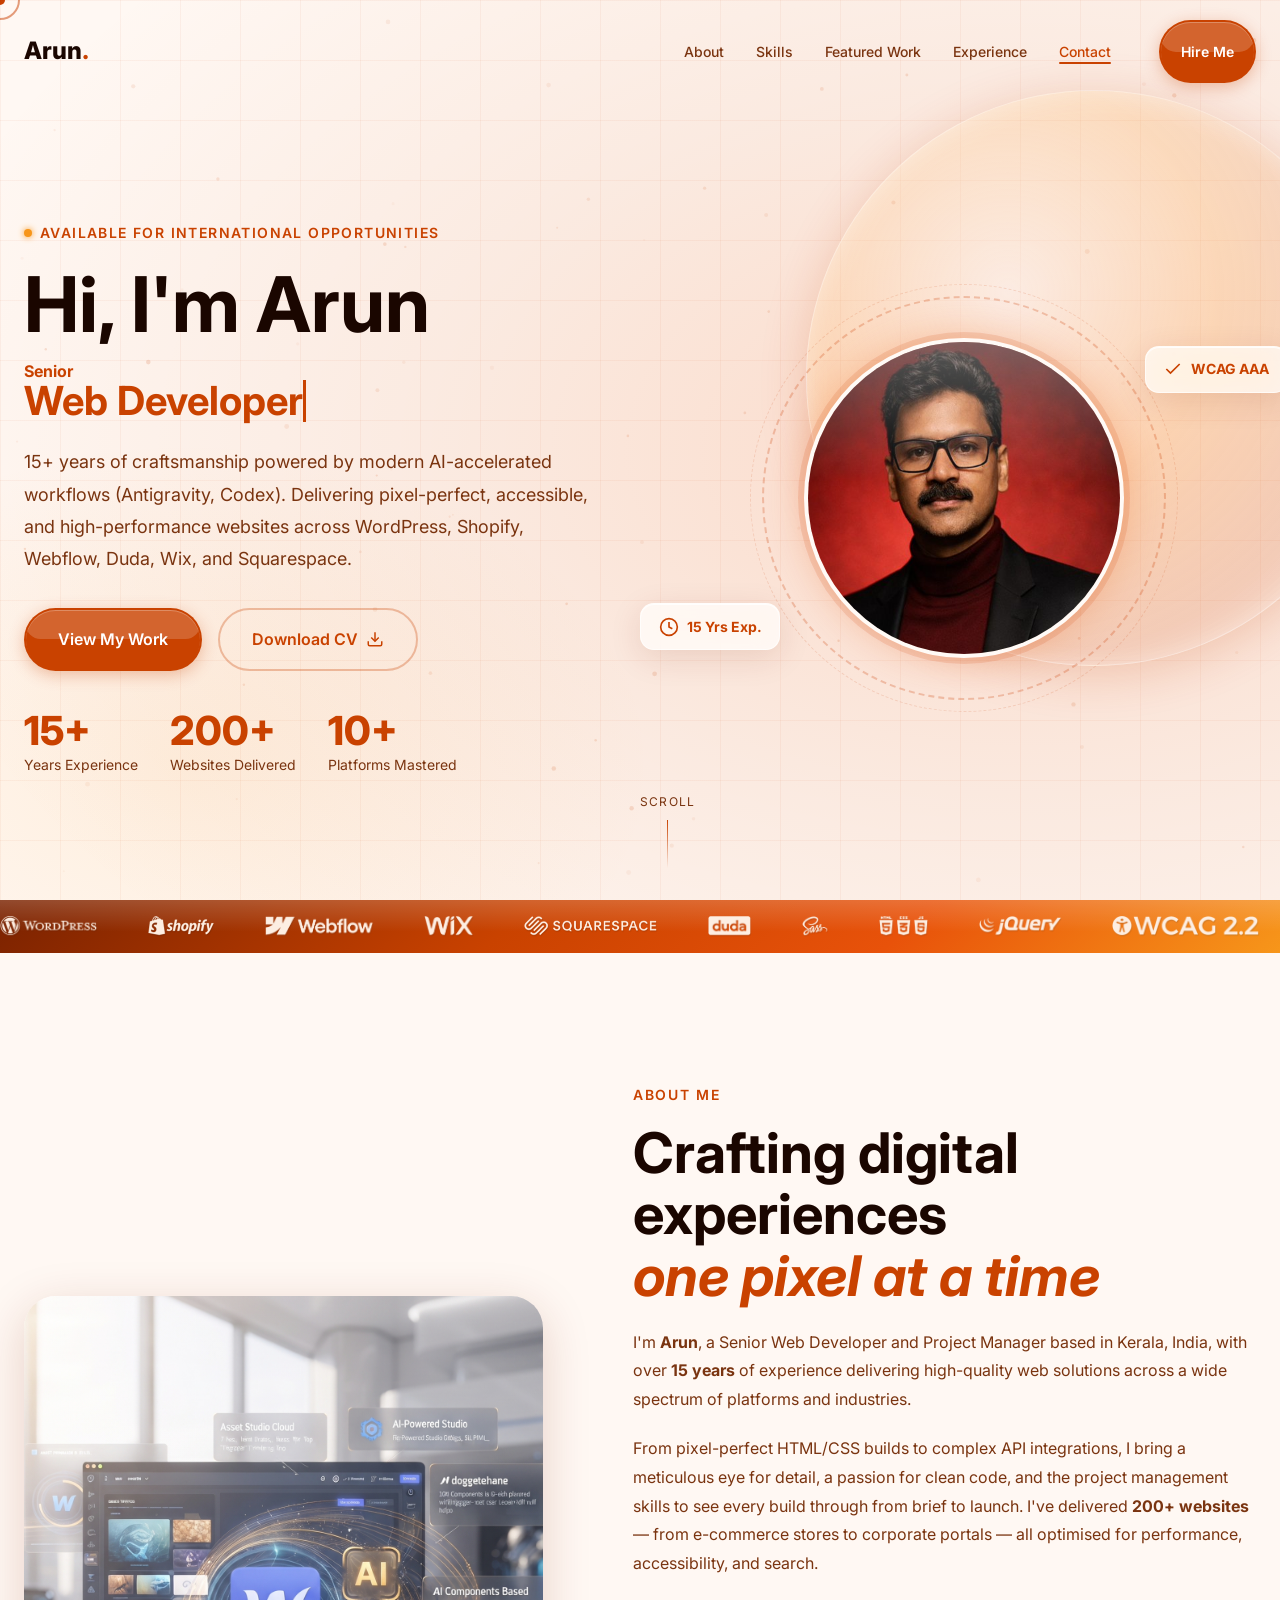
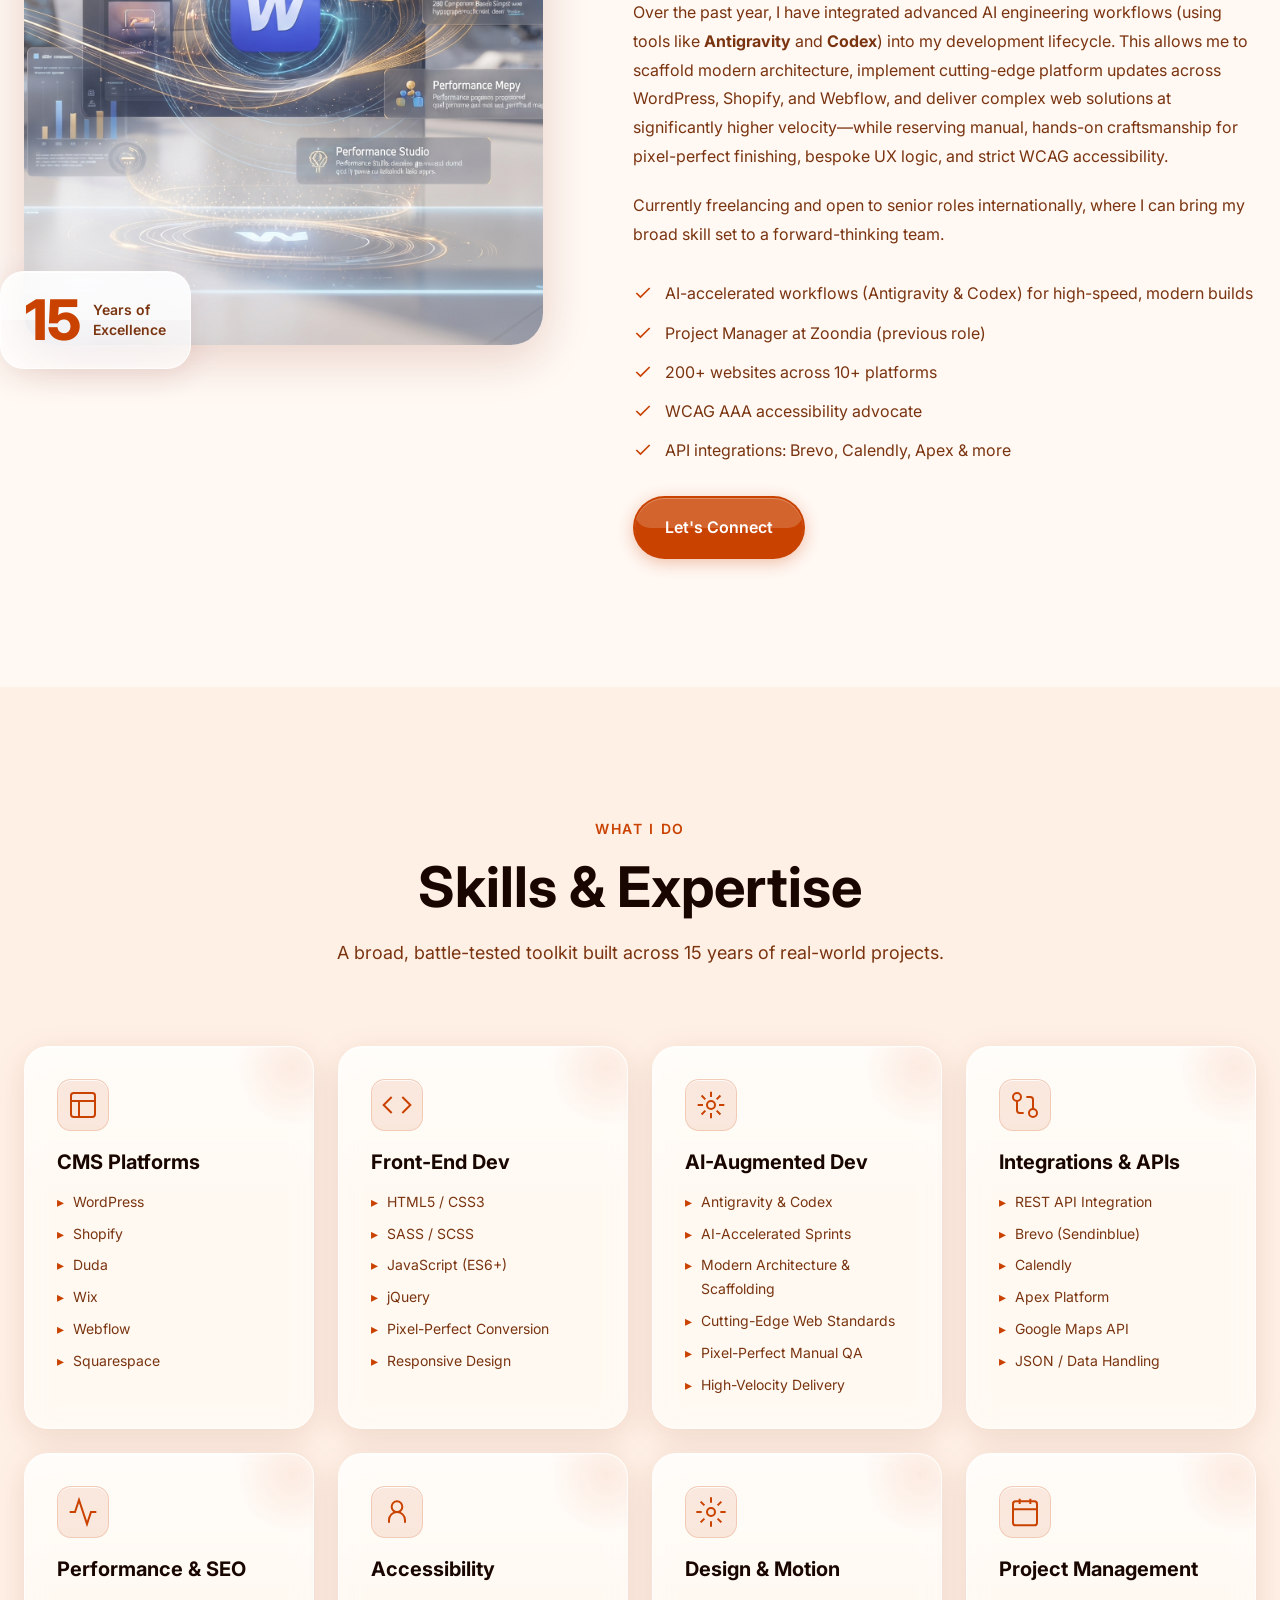
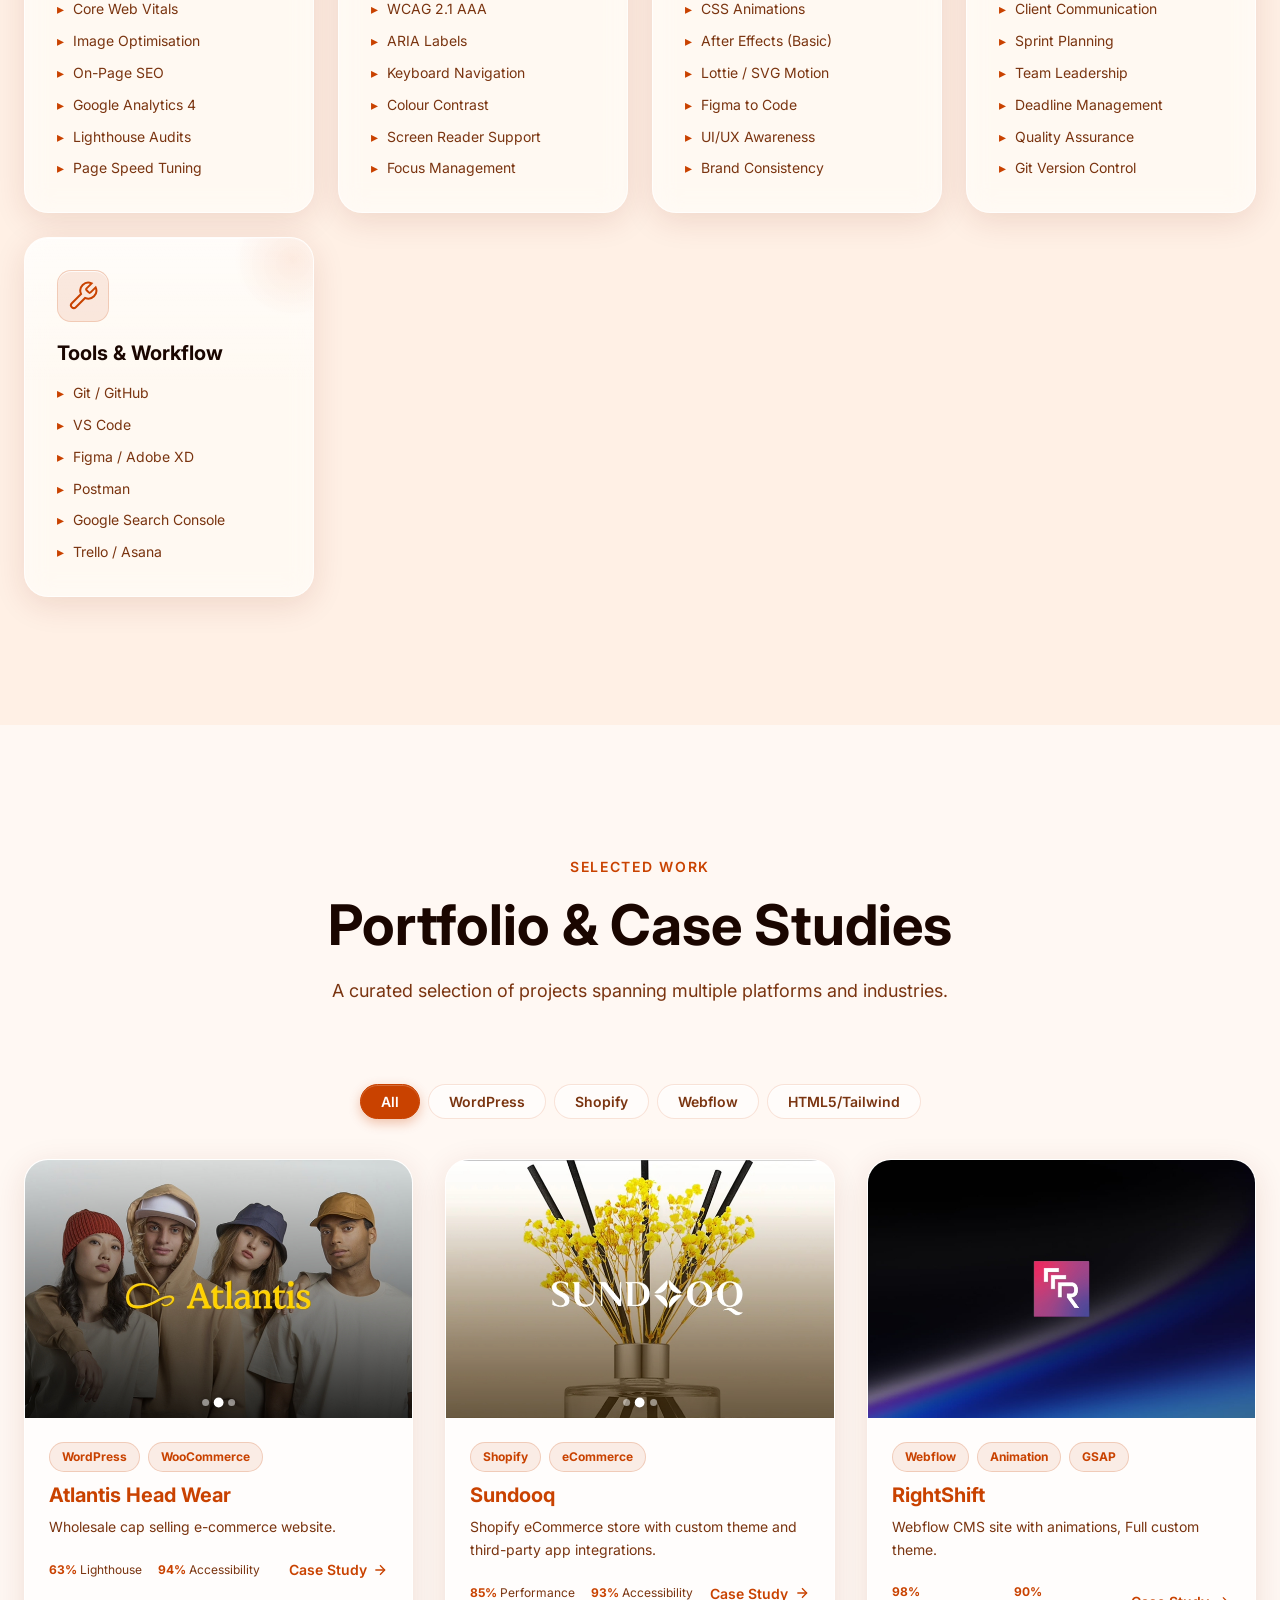
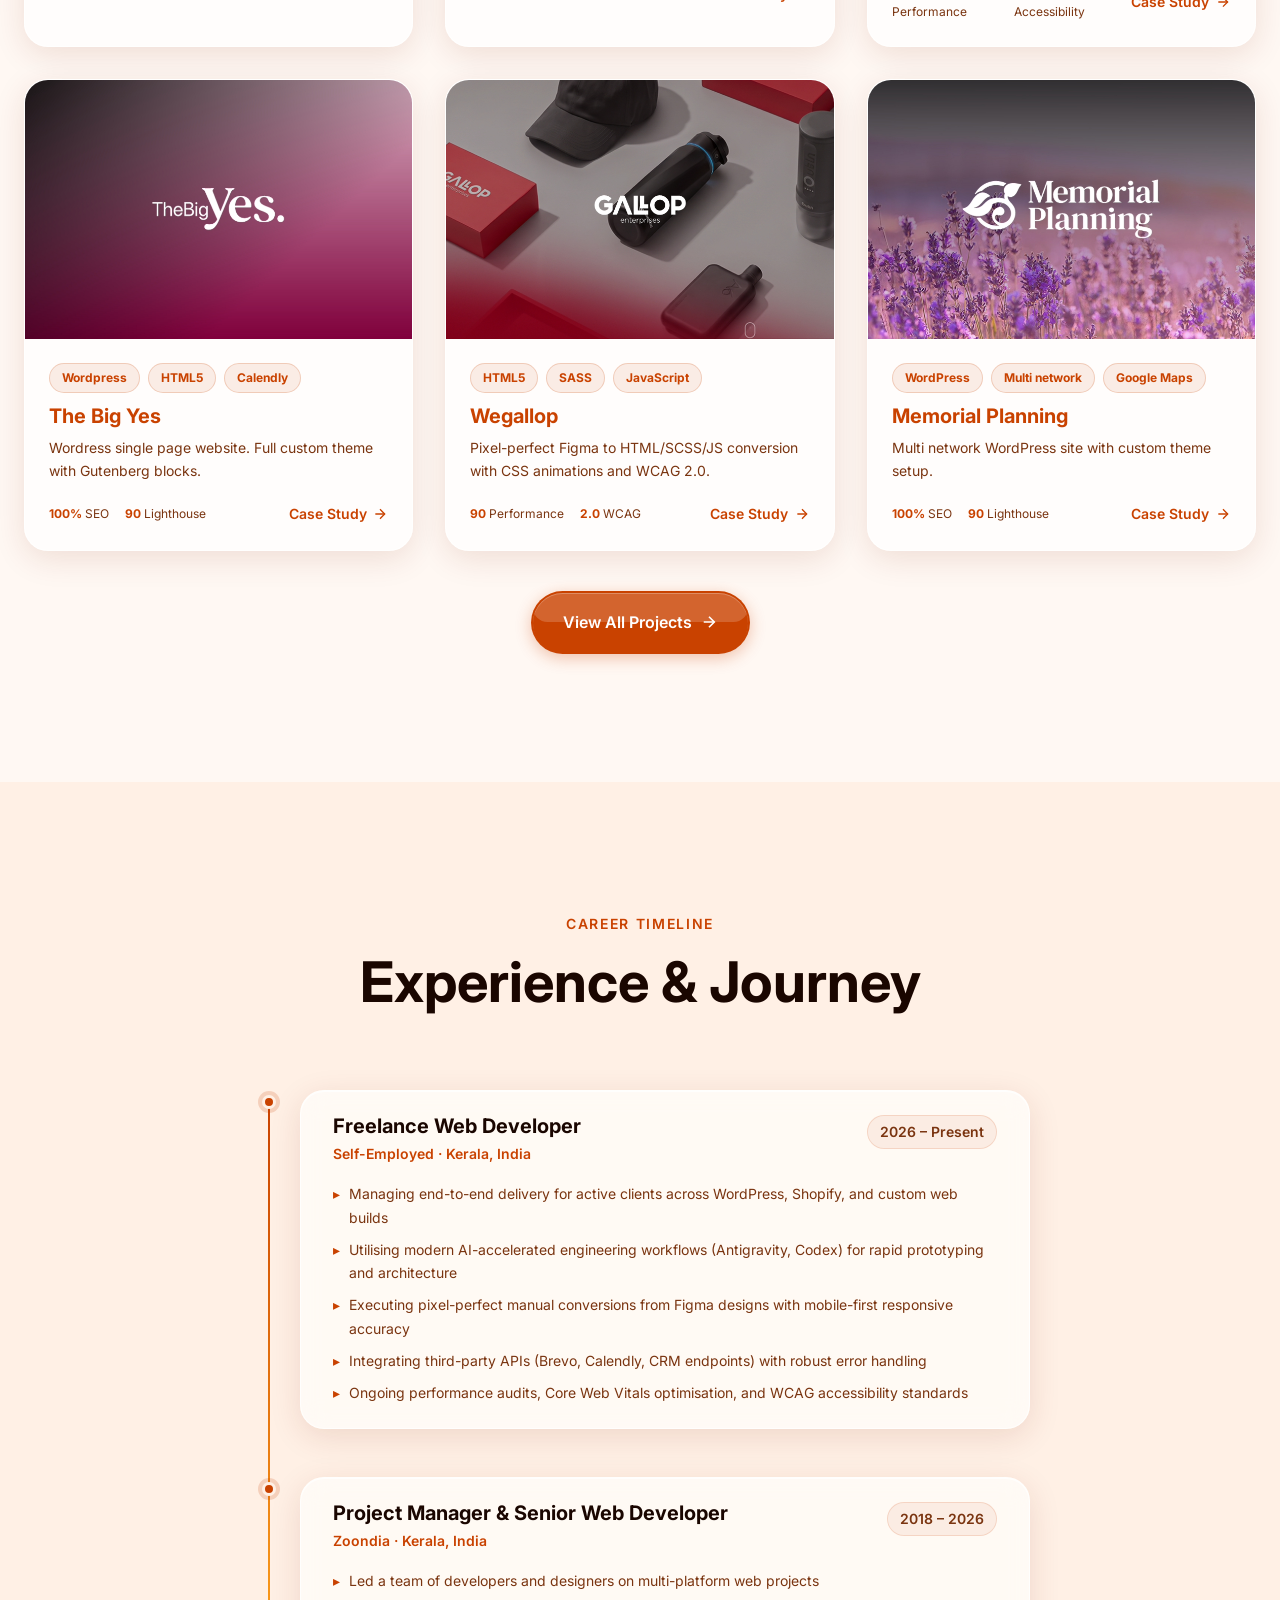
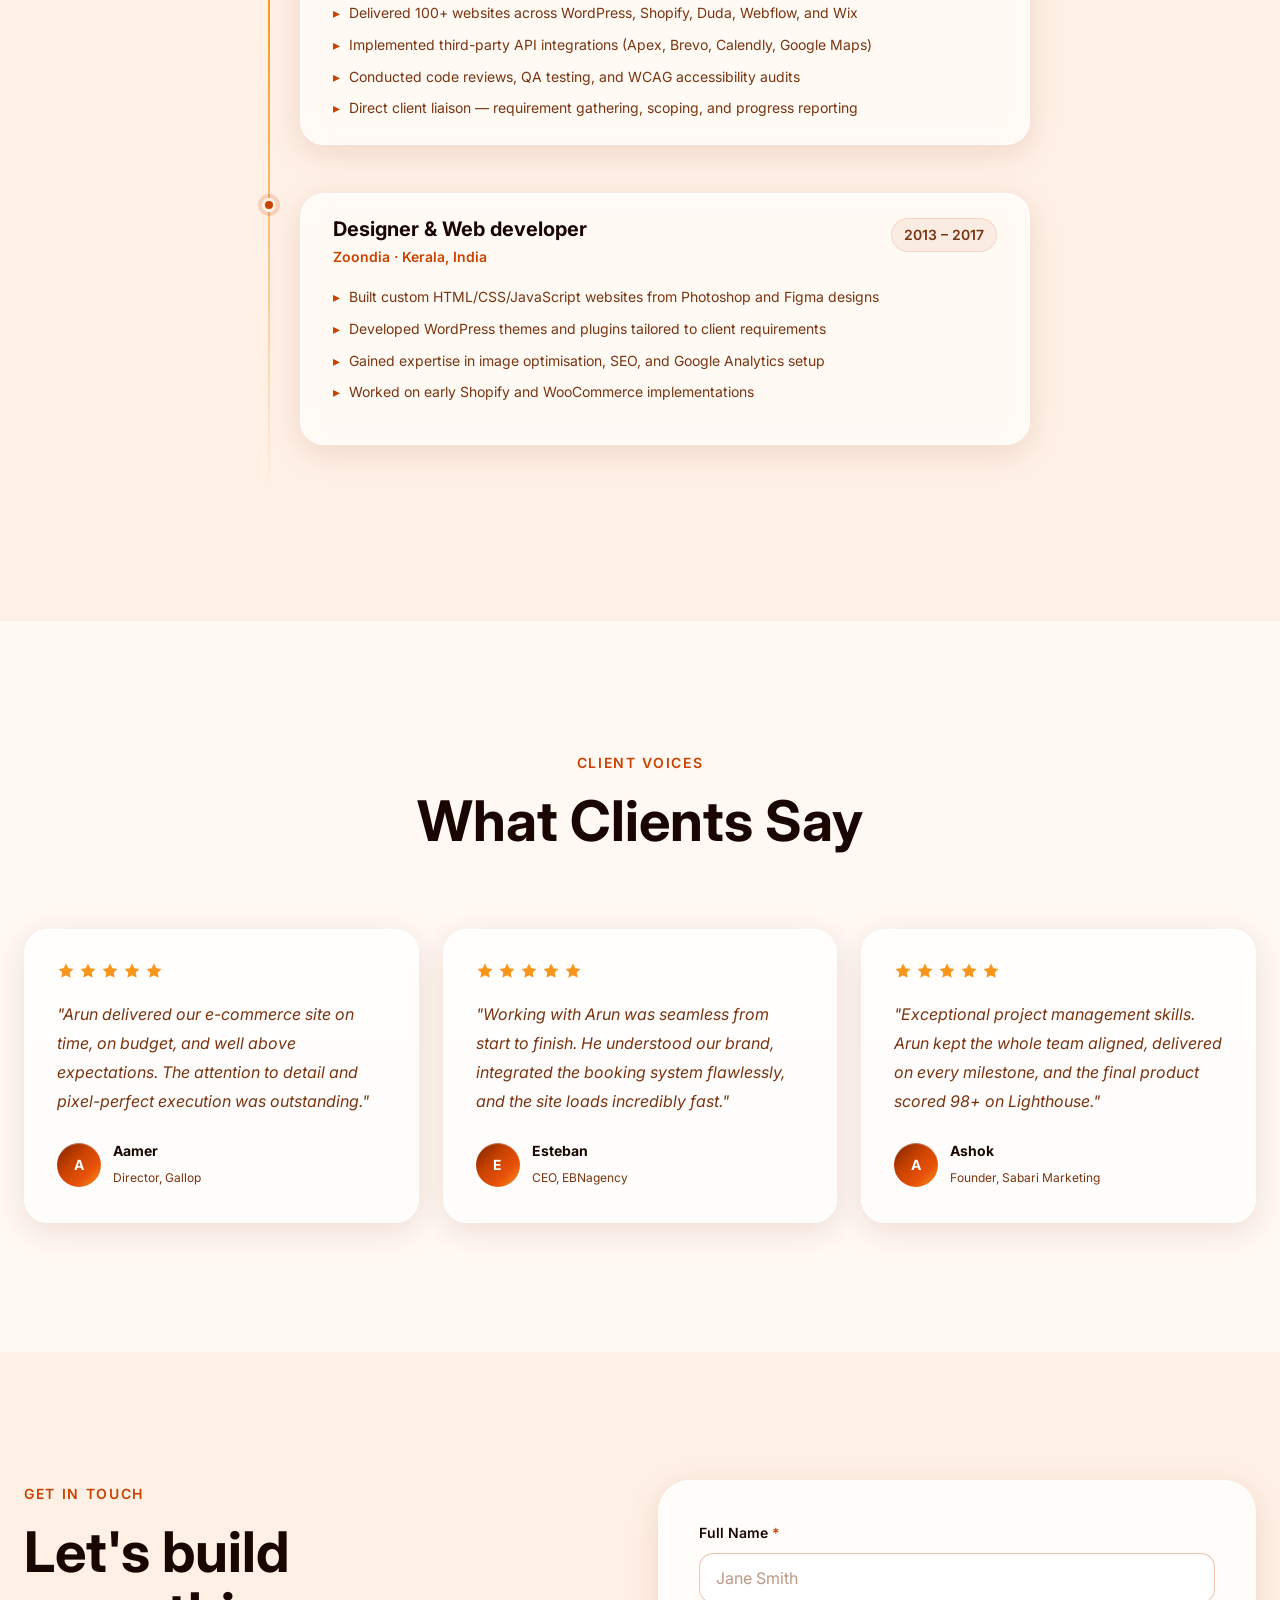
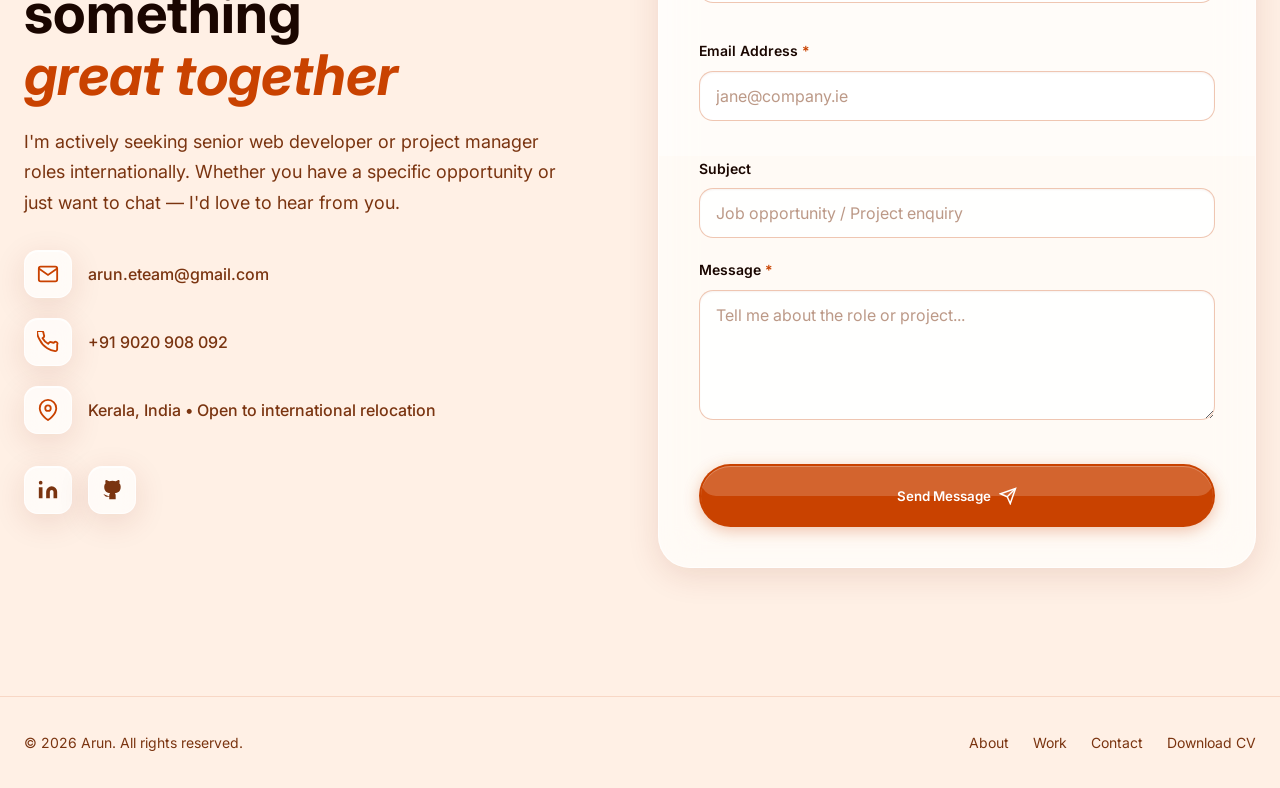
<file: index.html>
<!DOCTYPE html>
<html lang="en">

<head>
  <meta charset="UTF-8" />
  <meta name="viewport" content="width=device-width, initial-scale=1.0" />
  <meta name="description"
    content="Arun – Senior Web Developer & Project Manager with 15+ years experience. Specialising in WordPress, Shopify, Webflow, pixel-perfect builds, and API integrations. Based in Kerala, India. Open to international opportunities." />
  <meta name="keywords"
    content="Web Developer, WordPress Developer, Shopify Developer, Webflow, Kerala, India, Arun, Portfolio, International" />
  <meta name="author" content="Arun" />
  <!-- Open Graph -->
  <meta property="og:title" content="Arun | Senior Web Developer & PM" />
  <meta property="og:description"
    content="15+ years crafting pixel-perfect, accessible websites across WordPress, Shopify, Webflow, Wix, Duda, and more." />
  <meta property="og:type" content="website" />
  <!-- Theme color -->
  <meta name="theme-color" content="#0a0a0f" />
  <title>Arun | Senior Web Developer & Project Manager</title>

  <link rel="icon" href="/favicon.ico" type="image/x-icon">

  <!-- Preload critical assets -->
  <link rel="preconnect" href="https://fonts.googleapis.com" />
  <link rel="preconnect" href="https://fonts.gstatic.com" crossorigin />
  <link href="https://fonts.googleapis.com/css2?family=Inter:wght@300;400;500;600;700;800;900&display=swap"
    rel="stylesheet" />
  <link rel="stylesheet" href="assets/css/style.css" />
  <link rel="stylesheet" href="assets/css/animations.css" />
</head>

<body>
  <!-- Skip link for WCAG AAA -->
  <a class="skip-link" href="#main-content">Skip to main content</a>

  <!-- ============ CURSOR ============ -->
  <div class="cursor" id="cursor" aria-hidden="true"></div>
  <div class="cursor-follower" id="cursorFollower" aria-hidden="true"></div>

  <!-- ============ PRELOADER ============ -->
  <div class="preloader" id="preloader" aria-hidden="true" role="presentation">
    <div class="preloader__inner">
      <div class="preloader__logo">A</div>
      <div class="preloader__bar"><span></span></div>
    </div>
  </div>

  <!-- ============ HEADER ============ -->
  <header class="header" id="header" role="banner">
    <div class="container header__inner">
      <a href="/" class="logo" aria-label="Arun – Home">
        <span class="logo__text">Arun</span>
        <span class="logo__dot" aria-hidden="true">.</span>
      </a>
      <nav class="nav" role="navigation" aria-label="Primary navigation">
        <ul class="nav__list" role="list">
          <li><a href="#about" class="nav__link">About</a></li>
          <li><a href="#skills" class="nav__link">Skills</a></li>
          <li><a href="#work" class="nav__link">Featured Work</a></li>
          <li><a href="#experience" class="nav__link">Experience</a></li>
          <li><a href="#contact" class="nav__link">Contact</a></li>
        </ul>
      </nav>
      <a href="#contact" class="btn btn--primary btn--sm header__cta">Hire Me</a>
      <button class="nav-toggle" id="navToggle" aria-label="Open navigation menu" aria-expanded="false"
        aria-controls="mobileMenu">
        <span></span><span></span><span></span>
      </button>
    </div>
    <!-- Mobile Menu -->
    <div class="mobile-menu" id="mobileMenu" aria-hidden="true" role="dialog" aria-label="Mobile navigation">
      <button class="mobile-menu__close" id="mobileMenuClose" aria-label="Close navigation menu">
        <svg width="24" height="24" viewBox="0 0 24 24" fill="none" stroke="currentColor" stroke-width="2.5"
          stroke-linecap="round" stroke-linejoin="round" aria-hidden="true">
          <line x1="18" y1="6" x2="6" y2="18"></line>
          <line x1="6" y1="6" x2="18" y2="18"></line>
        </svg>
      </button>
      <nav role="navigation" aria-label="Mobile navigation">
        <ul class="mobile-menu__list" role="list">
          <li><a href="#about" class="mobile-menu__link">About</a></li>
          <li><a href="#skills" class="mobile-menu__link">Skills</a></li>
          <li><a href="#work" class="mobile-menu__link">Featured Work</a></li>
          <li><a href="#experience" class="mobile-menu__link">Experience</a></li>
          <li><a href="#contact" class="mobile-menu__link">Contact</a></li>
        </ul>
      </nav>
    </div>
  </header>

  <!-- ============ MAIN ============ -->
  <main id="main-content">

    <!-- ====== HERO ====== -->
    <section class="hero" aria-labelledby="heroHeading">
      <div class="hero__bg" aria-hidden="true">
        <div class="hero__grid"></div>
        <div class="hero__gradient"></div>
        <canvas class="hero__canvas" id="heroCanvas"></canvas>
      </div>
      <div class="container hero__inner">
        <div class="hero__content reveal">
          <p class="hero__eyebrow">
            <span class="hero__eyebrow-dot" aria-hidden="true"></span>
            Available for international opportunities
          </p>
          <h1 class="hero__heading" id="heroHeading">
            <span class="hero__name">Hi, I'm Arun</span>
            <span class="hero__title-wrap">
              <span class="hero__title-static">Senior&nbsp;</span>
              <span class="hero__title-typewriter" id="typewriter" aria-label="Web Developer &amp; Project Manager"
                aria-live="polite"></span>
            </span>
          </h1>
          <p class="hero__desc">
            15+ years of craftsmanship powered by modern AI-accelerated workflows (Antigravity, Codex).
            Delivering pixel-perfect, accessible, and high-performance websites across WordPress, Shopify,
            Webflow, Duda, Wix, and Squarespace.
          </p>
          <div class="hero__actions">
            <a href="#work" class="btn btn--primary btn--lg">View My Work</a>
            <a href="assets/Arun-CV.pdf" class="btn btn--ghost btn--lg" download aria-label="Download Arun's CV (PDF)">
              Download CV
              <svg width="18" height="18" viewBox="0 0 24 24" fill="none" stroke="currentColor" stroke-width="2"
                aria-hidden="true" focusable="false">
                <path d="M21 15v4a2 2 0 01-2 2H5a2 2 0 01-2-2v-4" />
                <polyline points="7 10 12 15 17 10" />
                <line x1="12" y1="15" x2="12" y2="3" />
              </svg>
            </a>
          </div>
          <div class="hero__stats" role="list" aria-label="Career highlights">
            <div class="hero__stat" role="listitem">
              <span class="hero__stat-num" data-count="15">0</span>
              <span class="hero__stat-label">Years Experience</span>
            </div>
            <div class="hero__stat" role="listitem">
              <span class="hero__stat-num" data-count="200">0</span>
              <span class="hero__stat-label">Websites Delivered</span>
            </div>
            <div class="hero__stat" role="listitem">
              <span class="hero__stat-num" data-count="10">0</span>
              <span class="hero__stat-label">Platforms Mastered</span>
            </div>
          </div>
        </div>
        <div class="hero__visual reveal reveal--right" aria-hidden="true">
          <div class="hero__avatar-ring">
            <div class="hero__avatar">
              <img src="assets/images/arun-profile.jpg" alt="Arun – Web Developer" width="320" height="320"
                loading="eager" />
            </div>
          </div>
          <div class="hero__badge hero__badge--top">
            <svg width="20" height="20" viewBox="0 0 24 24" fill="none" stroke="currentColor" stroke-width="2"
              aria-hidden="true">
              <polyline points="20 6 9 17 4 12" />
            </svg>
            WCAG AAA
          </div>
          <div class="hero__badge hero__badge--bottom">
            <svg width="20" height="20" viewBox="0 0 24 24" fill="none" stroke="currentColor" stroke-width="2"
              aria-hidden="true">
              <circle cx="12" cy="12" r="10" />
              <polyline points="12 6 12 12 16 14" />
            </svg>
            15 Yrs Exp.
          </div>
        </div>
      </div>
      <div class="hero__scroll" aria-hidden="true">
        <span>Scroll</span>
        <div class="hero__scroll-line"></div>
      </div>
    </section>

    <!-- ====== MARQUEE STRIP ====== -->
    <div class="marquee-strip" aria-hidden="true">
      <div class="marquee-track">
        <div class="marquee-content">
          <img src="assets/images/Wordpress_logo_PNG1.png" alt="Wordpress">
          <img src="assets/images/Shopify_logo_PNG2.png" alt="Shopify">
          <img src="assets/images/webflow@logotyp.us.png" alt="Webflow">
          <img src="assets/images/wix@logotyp.us.png" alt="WIX">
          <img src="assets/images/squarespace@logotyp.us.png" alt="Squarespace">
          <img src="assets/images/Duda-01.png" alt="Duda">
          <img src="assets/images/Sass.png" alt="Sass">
          <img src="assets/images/html5-logo-31819.png" alt="html5">
          <img src="assets/images/jquery-logo-fa14.png" alt="jquery">
          <img src="assets/images/WCAg 2.2.png" alt="WCAG">
          <img src="assets/images/seo-search-symbol.png" alt="SEO">
          <img src="assets/images/Google_Analytics_logo_PNG1.png" alt="Google Analytics">
          <img src="assets/images/api-icon.png" alt="API">
          <img src="assets/images/pixel-perfect.png" alt="pixel perfect">
        </div>
        <div class="marquee-content" aria-hidden="true">
          <img src="assets/images/Wordpress_logo_PNG1.png" alt="Wordpress">
          <img src="assets/images/Shopify_logo_PNG2.png" alt="Shopify">
          <img src="assets/images/webflow@logotyp.us.png" alt="Webflow">
          <img src="assets/images/wix@logotyp.us.png" alt="WIX">
          <img src="assets/images/squarespace@logotyp.us.png" alt="Squarespace">
          <img src="assets/images/Duda-01.png" alt="Duda">
          <img src="assets/images/Sass.png" alt="Sass">
          <img src="assets/images/html5-logo-31819.png" alt="html5">
          <img src="assets/images/jquery-logo-fa14.png" alt="jquery">
          <img src="assets/images/WCAg 2.2.png" alt="WCAG">
          <img src="assets/images/seo-search-symbol.png" alt="SEO">
          <img src="assets/images/Google_Analytics_logo_PNG1.png" alt="Google Analytics">
          <img src="assets/images/api-icon.png" alt="API">
          <img src="assets/images/pixel-perfect.png" alt="pixel perfect">
        </div>
      </div>
    </div>

    <!-- ====== ABOUT ====== -->
    <section class="about section" id="about" aria-labelledby="aboutHeading">
      <div class="container">
        <div class="about__inner">
          <div class="about__image-wrap reveal">
            <div class="about__image-frame">
              <video class="about__video" autoplay playsinline preload="auto" poster="assets/images/arun-about.jpg"
                aria-label="Website development motion graphics">
                <source src="assets/Website_development_motion_graph…_610393f9_1080p.mp4" type="video/mp4" />
                <source src="assets/website-development-motion.mp4" type="video/mp4" />
                <img src="assets/images/arun-about.jpg" alt="Arun at work – web development setup" width="480"
                  height="560" loading="lazy" />
              </video>
              <div class="about__image-deco" aria-hidden="true"></div>
            </div>
            <div class="about__experience-card" aria-label="15 years of web development experience">
              <span class="about__exp-num">15</span>
              <span class="about__exp-text">Years of<br />Excellence</span>
            </div>
          </div>
          <div class="about__content reveal reveal--right">
            <p class="section__eyebrow">About Me</p>
            <h2 class="section__heading" id="aboutHeading">
              Crafting digital experiences<br />
              <em>one pixel at a time</em>
            </h2>
            <p class="about__desc">
              I'm <strong>Arun</strong>, a Senior Web Developer and Project Manager based in Kerala, India,
              with over <strong>15 years</strong> of experience delivering high-quality web solutions across
              a wide spectrum of platforms and industries.
            </p>
            <p class="about__desc">
              From pixel-perfect HTML/CSS builds to complex API integrations, I bring a meticulous eye
              for detail, a passion for clean code, and the project management skills to see every
              build through from brief to launch. I've delivered <strong>200+ websites</strong> — from
              e-commerce stores to corporate portals — all optimised for performance, accessibility,
              and search.
            </p>
            <p class="about__desc">
              Over the past year, I have integrated advanced AI engineering workflows (using tools like
              <strong>Antigravity</strong> and <strong>Codex</strong>) into my development lifecycle. This allows me to
              scaffold modern architecture, implement cutting-edge platform updates across WordPress, Shopify, and
              Webflow,
              and deliver complex web solutions at significantly higher velocity—while reserving manual, hands-on
              craftsmanship for pixel-perfect finishing, bespoke UX logic, and strict WCAG accessibility.
            </p>
            <p class="about__desc">
              Currently freelancing and open to senior roles internationally, where I can bring my broad skill set to a
              forward-thinking team.
            </p>
            <ul class="about__highlights" role="list">
              <li>
                <svg width="20" height="20" viewBox="0 0 24 24" fill="none" stroke="currentColor" stroke-width="2"
                  aria-hidden="true">
                  <polyline points="20 6 9 17 4 12" />
                </svg>
                AI-accelerated workflows (Antigravity &amp; Codex) for high-speed, modern builds
              </li>
              <li>
                <svg width="20" height="20" viewBox="0 0 24 24" fill="none" stroke="currentColor" stroke-width="2"
                  aria-hidden="true">
                  <polyline points="20 6 9 17 4 12" />
                </svg>
                Project Manager at Zoondia (previous role)
              </li>
              <li>
                <svg width="20" height="20" viewBox="0 0 24 24" fill="none" stroke="currentColor" stroke-width="2"
                  aria-hidden="true">
                  <polyline points="20 6 9 17 4 12" />
                </svg>
                200+ websites across 10+ platforms
              </li>
              <li>
                <svg width="20" height="20" viewBox="0 0 24 24" fill="none" stroke="currentColor" stroke-width="2"
                  aria-hidden="true">
                  <polyline points="20 6 9 17 4 12" />
                </svg>
                WCAG AAA accessibility advocate
              </li>
              <li>
                <svg width="20" height="20" viewBox="0 0 24 24" fill="none" stroke="currentColor" stroke-width="2"
                  aria-hidden="true">
                  <polyline points="20 6 9 17 4 12" />
                </svg>
                API integrations: Brevo, Calendly, Apex & more
              </li>
            </ul>
            <a href="#contact" class="btn btn--primary">Let's Connect</a>
          </div>
        </div>
      </div>
    </section>

    <!-- ====== SKILLS ====== -->
    <section class="skills section section--alt" id="skills" aria-labelledby="skillsHeading">
      <div class="container">
        <div class="section__header reveal">
          <p class="section__eyebrow">What I Do</p>
          <h2 class="section__heading" id="skillsHeading">Skills &amp; Expertise</h2>
          <p class="section__sub">A broad, battle-tested toolkit built across 15 years of real-world projects.</p>
        </div>
        <div class="skills__grid">
          <!-- Skill Card -->
          <article class="skill-card reveal" tabindex="0" aria-label="CMS Platforms skill category">
            <div class="skill-card__icon" aria-hidden="true">
              <svg width="32" height="32" viewBox="0 0 24 24" fill="none" stroke="currentColor" stroke-width="1.5">
                <rect x="3" y="3" width="18" height="18" rx="2" />
                <path d="M3 9h18M9 21V9" />
              </svg>
            </div>
            <h3 class="skill-card__title">CMS Platforms</h3>
            <ul class="skill-card__list" role="list">
              <li>WordPress</li>
              <li>Shopify</li>
              <li>Duda</li>
              <li>Wix</li>
              <li>Webflow</li>
              <li>Squarespace</li>
            </ul>
          </article>
          <article class="skill-card reveal" tabindex="0" aria-label="Front-End Development skill category">
            <div class="skill-card__icon" aria-hidden="true">
              <svg width="32" height="32" viewBox="0 0 24 24" fill="none" stroke="currentColor" stroke-width="1.5">
                <polyline points="16 18 22 12 16 6" />
                <polyline points="8 6 2 12 8 18" />
              </svg>
            </div>
            <h3 class="skill-card__title">Front-End Dev</h3>
            <ul class="skill-card__list" role="list">
              <li>HTML5 / CSS3</li>
              <li>SASS / SCSS</li>
              <li>JavaScript (ES6+)</li>
              <li>jQuery</li>
              <li>Pixel-Perfect Conversion</li>
              <li>Responsive Design</li>
            </ul>
          </article>
          <article class="skill-card reveal" tabindex="0" aria-label="AI-Augmented Development skill category">
            <div class="skill-card__icon" aria-hidden="true">
              <svg width="32" height="32" viewBox="0 0 24 24" fill="none" stroke="currentColor" stroke-width="1.5">
                <path
                  d="M12 2v4M12 18v4M4.93 4.93l2.83 2.83M16.24 16.24l2.83 2.83M2 12h4M18 12h4M4.93 19.07l2.83-2.83M16.24 7.76l2.83-2.83" />
                <circle cx="12" cy="12" r="3" />
              </svg>
            </div>
            <h3 class="skill-card__title">AI-Augmented Dev</h3>
            <ul class="skill-card__list" role="list">
              <li>Antigravity &amp; Codex</li>
              <li>AI-Accelerated Sprints</li>
              <li>Modern Architecture &amp; Scaffolding</li>
              <li>Cutting-Edge Web Standards</li>
              <li>Pixel-Perfect Manual QA</li>
              <li>High-Velocity Delivery</li>
            </ul>
          </article>
          <article class="skill-card reveal" tabindex="0" aria-label="Integrations & APIs skill category">
            <div class="skill-card__icon" aria-hidden="true">
              <svg width="32" height="32" viewBox="0 0 24 24" fill="none" stroke="currentColor" stroke-width="1.5">
                <circle cx="18" cy="18" r="3" />
                <circle cx="6" cy="6" r="3" />
                <path d="M13 6h3a2 2 0 012 2v7" />
                <path d="M11 18H8a2 2 0 01-2-2V9" />
              </svg>
            </div>
            <h3 class="skill-card__title">Integrations &amp; APIs</h3>
            <ul class="skill-card__list" role="list">
              <li>REST API Integration</li>
              <li>Brevo (Sendinblue)</li>
              <li>Calendly</li>
              <li>Apex Platform</li>
              <li>Google Maps API</li>
              <li>JSON / Data Handling</li>
            </ul>
          </article>
          <article class="skill-card reveal" tabindex="0" aria-label="Performance & SEO skill category">
            <div class="skill-card__icon" aria-hidden="true">
              <svg width="32" height="32" viewBox="0 0 24 24" fill="none" stroke="currentColor" stroke-width="1.5">
                <polyline points="22 12 18 12 15 21 9 3 6 12 2 12" />
              </svg>
            </div>
            <h3 class="skill-card__title">Performance &amp; SEO</h3>
            <ul class="skill-card__list" role="list">
              <li>Core Web Vitals</li>
              <li>Image Optimisation</li>
              <li>On-Page SEO</li>
              <li>Google Analytics 4</li>
              <li>Lighthouse Audits</li>
              <li>Page Speed Tuning</li>
            </ul>
          </article>
          <article class="skill-card reveal" tabindex="0" aria-label="Accessibility skill category">
            <div class="skill-card__icon" aria-hidden="true">
              <svg width="32" height="32" viewBox="0 0 24 24" fill="none" stroke="currentColor" stroke-width="1.5">
                <circle cx="12" cy="8" r="4" />
                <path d="M6 20v-2a6 6 0 0112 0v2" />
              </svg>
            </div>
            <h3 class="skill-card__title">Accessibility</h3>
            <ul class="skill-card__list" role="list">
              <li>WCAG 2.1 AAA</li>
              <li>ARIA Labels</li>
              <li>Keyboard Navigation</li>
              <li>Colour Contrast</li>
              <li>Screen Reader Support</li>
              <li>Focus Management</li>
            </ul>
          </article>
          <article class="skill-card reveal" tabindex="0" aria-label="Design & Animations skill category">
            <div class="skill-card__icon" aria-hidden="true">
              <svg width="32" height="32" viewBox="0 0 24 24" fill="none" stroke="currentColor" stroke-width="1.5">
                <circle cx="12" cy="12" r="3" />
                <path
                  d="M12 1v4M12 19v4M4.22 4.22l2.83 2.83M16.95 16.95l2.83 2.83M1 12h4M19 12h4M4.22 19.78l2.83-2.83M16.95 7.05l2.83-2.83" />
              </svg>
            </div>
            <h3 class="skill-card__title">Design &amp; Motion</h3>
            <ul class="skill-card__list" role="list">
              <li>CSS Animations</li>
              <li>After Effects (Basic)</li>
              <li>Lottie / SVG Motion</li>
              <li>Figma to Code</li>
              <li>UI/UX Awareness</li>
              <li>Brand Consistency</li>
            </ul>
          </article>
          <article class="skill-card reveal" tabindex="0" aria-label="Project Management skill category">
            <div class="skill-card__icon" aria-hidden="true">
              <svg width="32" height="32" viewBox="0 0 24 24" fill="none" stroke="currentColor" stroke-width="1.5">
                <rect x="3" y="4" width="18" height="18" rx="2" ry="2" />
                <line x1="16" y1="2" x2="16" y2="6" />
                <line x1="8" y1="2" x2="8" y2="6" />
                <line x1="3" y1="10" x2="21" y2="10" />
              </svg>
            </div>
            <h3 class="skill-card__title">Project Management</h3>
            <ul class="skill-card__list" role="list">
              <li>Client Communication</li>
              <li>Sprint Planning</li>
              <li>Team Leadership</li>
              <li>Deadline Management</li>
              <li>Quality Assurance</li>
              <li>Git Version Control</li>
            </ul>
          </article>
          <article class="skill-card reveal" tabindex="0" aria-label="Tools & Workflow skill category">
            <div class="skill-card__icon" aria-hidden="true">
              <svg width="32" height="32" viewBox="0 0 24 24" fill="none" stroke="currentColor" stroke-width="1.5">
                <path
                  d="M14.7 6.3a1 1 0 000 1.4l1.6 1.6a1 1 0 001.4 0l3.77-3.77a6 6 0 01-7.94 7.94l-6.91 6.91a2.12 2.12 0 01-3-3l6.91-6.91a6 6 0 017.94-7.94l-3.76 3.76z" />
              </svg>
            </div>
            <h3 class="skill-card__title">Tools &amp; Workflow</h3>
            <ul class="skill-card__list" role="list">
              <li>Git / GitHub</li>
              <li>VS Code</li>
              <li>Figma / Adobe XD</li>
              <li>Postman</li>
              <li>Google Search Console</li>
              <li>Trello / Asana</li>
            </ul>
          </article>
        </div>
      </div>
    </section>

    <!-- ====== WORK / PORTFOLIO ====== -->
    <section class="work section" id="work" aria-labelledby="workHeading">
      <div class="container">
        <div class="section__header reveal">
          <p class="section__eyebrow">Selected Work</p>
          <h2 class="section__heading" id="workHeading">Portfolio &amp; Case Studies</h2>
          <p class="section__sub">A curated selection of projects spanning multiple platforms and industries.</p>
        </div>

        <!-- Filter Tabs -->
        <div class="filter-tabs reveal" role="tablist" aria-label="Filter portfolio by platform">
          <button class="filter-tab active" data-filter="all" role="tab" aria-selected="true"
            aria-controls="portfolioGrid">All</button>
          <button class="filter-tab" data-filter="wordpress" role="tab" aria-selected="false">WordPress</button>
          <button class="filter-tab" data-filter="shopify" role="tab" aria-selected="false">Shopify</button>
          <button class="filter-tab" data-filter="webflow" role="tab" aria-selected="false">Webflow</button>
          <button class="filter-tab" data-filter="html" role="tab" aria-selected="false">HTML5/Tailwind</button>
        </div>

        <!-- Portfolio Grid — rendered dynamically from assets/data/projects.json -->
        <div class="portfolio-grid" id="portfolioGrid" role="tabpanel" aria-live="polite"
          aria-label="Portfolio projects">
          <!-- JS renders cards here -->
          <div class="portfolio-loading" id="portfolioLoading" aria-label="Loading projects">
            <div class="portfolio-loading__spinner" aria-hidden="true"></div>
            <p>Loading projects…</p>
          </div>
        </div><!-- /portfolio-grid -->

        <!-- View All Projects Button -->
        <div class="reveal" style="margin-top: var(--space-10); text-align: center;">
          <a href="projects.html" class="btn btn--primary">
            <span>View All Projects</span>
            <svg width="18" height="18" viewBox="0 0 24 24" fill="none" stroke="currentColor" stroke-width="2.2"
              aria-hidden="true">
              <line x1="5" y1="12" x2="19" y2="12"></line>
              <polyline points="12 5 19 12 12 19"></polyline>
            </svg>
          </a>
        </div>
      </div>
    </section>

    <!-- ====== EXPERIENCE ====== -->
    <section class="experience section section--alt" id="experience" aria-labelledby="expHeading">
      <div class="container">
        <div class="section__header reveal">
          <p class="section__eyebrow">Career Timeline</p>
          <h2 class="section__heading" id="expHeading">Experience &amp; Journey</h2>
        </div>
        <div class="timeline">
          <div class="timeline__item reveal" aria-label="Current role: Freelance Web Developer, 2024 to present">
            <div class="timeline__dot" aria-hidden="true"></div>
            <div class="timeline__content">
              <div class="timeline__header">
                <div>
                  <h3 class="timeline__role">Freelance Web Developer</h3>
                  <p class="timeline__company">Self-Employed &middot; Kerala, India</p>
                </div>
                <span class="timeline__period">2026 – Present</span>
              </div>
              <ul class="timeline__desc" role="list">
                <li>Managing end-to-end delivery for active clients across WordPress, Shopify, and custom web builds
                </li>
                <li>Utilising modern AI-accelerated engineering workflows (Antigravity, Codex) for rapid prototyping and
                  architecture</li>
                <li>Executing pixel-perfect manual conversions from Figma designs with mobile-first responsive accuracy
                </li>
                <li>Integrating third-party APIs (Brevo, Calendly, CRM endpoints) with robust error handling</li>
                <li>Ongoing performance audits, Core Web Vitals optimisation, and WCAG accessibility standards</li>
              </ul>
            </div>
          </div>
          <div class="timeline__item reveal" aria-label="Previous role: Project Manager at Zoondia">
            <div class="timeline__dot" aria-hidden="true"></div>
            <div class="timeline__content">
              <div class="timeline__header">
                <div>
                  <h3 class="timeline__role">Project Manager &amp; Senior Web Developer</h3>
                  <p class="timeline__company">Zoondia &middot; Kerala, India</p>
                </div>
                <span class="timeline__period">2018 – 2026</span>
              </div>
              <ul class="timeline__desc" role="list">
                <li>Led a team of developers and designers on multi-platform web projects</li>
                <li>Delivered 100+ websites across WordPress, Shopify, Duda, Webflow, and Wix</li>
                <li>Implemented third-party API integrations (Apex, Brevo, Calendly, Google Maps)</li>
                <li>Conducted code reviews, QA testing, and WCAG accessibility audits</li>
                <li>Direct client liaison — requirement gathering, scoping, and progress reporting</li>
              </ul>
            </div>
          </div>
          <div class="timeline__item reveal" aria-label="Earlier career: Web Developer roles">
            <div class="timeline__dot" aria-hidden="true"></div>
            <div class="timeline__content">
              <div class="timeline__header">
                <div>
                  <h3 class="timeline__role">Designer & Web developer</h3>
                  <p class="timeline__company">Zoondia &middot; Kerala, India</p>
                </div>
                <span class="timeline__period">2013 – 2017</span>
                <ul class="timeline__desc" role="list">
                  <li>Built custom HTML/CSS/JavaScript websites from Photoshop and Figma designs</li>
                  <li>Developed WordPress themes and plugins tailored to client requirements</li>
                  <li>Gained expertise in image optimisation, SEO, and Google Analytics setup</li>
                  <li>Worked on early Shopify and WooCommerce implementations</li>
                </ul>
              </div>
            </div>
          </div>
        </div>
    </section>

    <!-- ====== TESTIMONIALS ====== -->
    <section class="testimonials section" id="testimonials" aria-labelledby="testimonialsHeading">
      <div class="container">
        <div class="section__header reveal">
          <p class="section__eyebrow">Client Voices</p>
          <h2 class="section__heading" id="testimonialsHeading">What Clients Say</h2>
        </div>
        <div class="testimonials__track" role="list" id="testimonialsTrack">
          <div class="testimonial-card reveal" role="listitem">
            <div class="testimonial-card__stars" aria-label="5 out of 5 stars">
              <svg width="18" height="18" viewBox="0 0 24 24" fill="currentColor" aria-hidden="true">
                <polygon
                  points="12 2 15.09 8.26 22 9.27 17 14.14 18.18 21.02 12 17.77 5.82 21.02 7 14.14 2 9.27 8.91 8.26 12 2" />
              </svg>
              <svg width="18" height="18" viewBox="0 0 24 24" fill="currentColor" aria-hidden="true">
                <polygon
                  points="12 2 15.09 8.26 22 9.27 17 14.14 18.18 21.02 12 17.77 5.82 21.02 7 14.14 2 9.27 8.91 8.26 12 2" />
              </svg>
              <svg width="18" height="18" viewBox="0 0 24 24" fill="currentColor" aria-hidden="true">
                <polygon
                  points="12 2 15.09 8.26 22 9.27 17 14.14 18.18 21.02 12 17.77 5.82 21.02 7 14.14 2 9.27 8.91 8.26 12 2" />
              </svg>
              <svg width="18" height="18" viewBox="0 0 24 24" fill="currentColor" aria-hidden="true">
                <polygon
                  points="12 2 15.09 8.26 22 9.27 17 14.14 18.18 21.02 12 17.77 5.82 21.02 7 14.14 2 9.27 8.91 8.26 12 2" />
              </svg>
              <svg width="18" height="18" viewBox="0 0 24 24" fill="currentColor" aria-hidden="true">
                <polygon
                  points="12 2 15.09 8.26 22 9.27 17 14.14 18.18 21.02 12 17.77 5.82 21.02 7 14.14 2 9.27 8.91 8.26 12 2" />
              </svg>
            </div>
            <blockquote class="testimonial-card__quote">
              "Arun delivered our e-commerce site on time, on budget, and well above expectations. The attention to
              detail and pixel-perfect execution was outstanding."
            </blockquote>
            <footer class="testimonial-card__author">
              <div class="testimonial-card__avatar" aria-hidden="true">A</div>
              <div>
                <cite class="testimonial-card__name">Aamer</cite>
                <span class="testimonial-card__title">Director, Gallop</span>
              </div>
            </footer>
          </div>
          <div class="testimonial-card reveal" role="listitem">
            <div class="testimonial-card__stars" aria-label="5 out of 5 stars">
              <svg width="18" height="18" viewBox="0 0 24 24" fill="currentColor" aria-hidden="true">
                <polygon
                  points="12 2 15.09 8.26 22 9.27 17 14.14 18.18 21.02 12 17.77 5.82 21.02 7 14.14 2 9.27 8.91 8.26 12 2" />
              </svg>
              <svg width="18" height="18" viewBox="0 0 24 24" fill="currentColor" aria-hidden="true">
                <polygon
                  points="12 2 15.09 8.26 22 9.27 17 14.14 18.18 21.02 12 17.77 5.82 21.02 7 14.14 2 9.27 8.91 8.26 12 2" />
              </svg>
              <svg width="18" height="18" viewBox="0 0 24 24" fill="currentColor" aria-hidden="true">
                <polygon
                  points="12 2 15.09 8.26 22 9.27 17 14.14 18.18 21.02 12 17.77 5.82 21.02 7 14.14 2 9.27 8.91 8.26 12 2" />
              </svg>
              <svg width="18" height="18" viewBox="0 0 24 24" fill="currentColor" aria-hidden="true">
                <polygon
                  points="12 2 15.09 8.26 22 9.27 17 14.14 18.18 21.02 12 17.77 5.82 21.02 7 14.14 2 9.27 8.91 8.26 12 2" />
              </svg>
              <svg width="18" height="18" viewBox="0 0 24 24" fill="currentColor" aria-hidden="true">
                <polygon
                  points="12 2 15.09 8.26 22 9.27 17 14.14 18.18 21.02 12 17.77 5.82 21.02 7 14.14 2 9.27 8.91 8.26 12 2" />
              </svg>
            </div>
            <blockquote class="testimonial-card__quote">
              "Working with Arun was seamless from start to finish. He understood our brand, integrated the booking
              system flawlessly, and the site loads incredibly fast."
            </blockquote>
            <footer class="testimonial-card__author">
              <div class="testimonial-card__avatar" aria-hidden="true">E</div>
              <div>
                <cite class="testimonial-card__name">Esteban</cite>
                <span class="testimonial-card__title">CEO, EBNagency</span>
              </div>
            </footer>
          </div>
          <div class="testimonial-card reveal" role="listitem">
            <div class="testimonial-card__stars" aria-label="5 out of 5 stars">
              <svg width="18" height="18" viewBox="0 0 24 24" fill="currentColor" aria-hidden="true">
                <polygon
                  points="12 2 15.09 8.26 22 9.27 17 14.14 18.18 21.02 12 17.77 5.82 21.02 7 14.14 2 9.27 8.91 8.26 12 2" />
              </svg>
              <svg width="18" height="18" viewBox="0 0 24 24" fill="currentColor" aria-hidden="true">
                <polygon
                  points="12 2 15.09 8.26 22 9.27 17 14.14 18.18 21.02 12 17.77 5.82 21.02 7 14.14 2 9.27 8.91 8.26 12 2" />
              </svg>
              <svg width="18" height="18" viewBox="0 0 24 24" fill="currentColor" aria-hidden="true">
                <polygon
                  points="12 2 15.09 8.26 22 9.27 17 14.14 18.18 21.02 12 17.77 5.82 21.02 7 14.14 2 9.27 8.91 8.26 12 2" />
              </svg>
              <svg width="18" height="18" viewBox="0 0 24 24" fill="currentColor" aria-hidden="true">
                <polygon
                  points="12 2 15.09 8.26 22 9.27 17 14.14 18.18 21.02 12 17.77 5.82 21.02 7 14.14 2 9.27 8.91 8.26 12 2" />
              </svg>
              <svg width="18" height="18" viewBox="0 0 24 24" fill="currentColor" aria-hidden="true">
                <polygon
                  points="12 2 15.09 8.26 22 9.27 17 14.14 18.18 21.02 12 17.77 5.82 21.02 7 14.14 2 9.27 8.91 8.26 12 2" />
              </svg>
            </div>
            <blockquote class="testimonial-card__quote">
              "Exceptional project management skills. Arun kept the whole team aligned, delivered on every milestone,
              and the final product scored 98+ on Lighthouse."
            </blockquote>
            <footer class="testimonial-card__author">
              <div class="testimonial-card__avatar" aria-hidden="true">A</div>
              <div>
                <cite class="testimonial-card__name">Ashok</cite>
                <span class="testimonial-card__title">Founder, Sabari Marketing</span>
              </div>
            </footer>
          </div>
        </div>
      </div>
    </section>

    <!-- ====== CONTACT ====== -->
    <section class="contact section section--alt" id="contact" aria-labelledby="contactHeading">
      <div class="container">
        <div class="contact__inner">
          <div class="contact__info reveal">
            <p class="section__eyebrow">Get In Touch</p>
            <h2 class="section__heading" id="contactHeading">
              Let's build something<br /><em>great together</em>
            </h2>
            <p class="contact__desc">
              I'm actively seeking senior web developer or project manager roles internationally.
              Whether you have a specific opportunity or just want to chat — I'd love to hear from you.
            </p>
            <ul class="contact__details" role="list">
              <li>
                <a href="mailto:arun.eteam@gmail.com" class="contact__detail-link"
                  aria-label="Email Arun at arun.eteam@gmail.com">
                  <div class="contact__detail-icon" aria-hidden="true">
                    <svg width="22" height="22" viewBox="0 0 24 24" fill="none" stroke="currentColor" stroke-width="2">
                      <path d="M4 4h16c1.1 0 2 .9 2 2v12c0 1.1-.9 2-2 2H4c-1.1 0-2-.9-2-2V6c0-1.1.9-2 2-2z" />
                      <polyline points="22,6 12,13 2,6" />
                    </svg>
                  </div>
                  <span>arun.eteam@gmail.com</span>
                </a>
              </li>
              <li>
                <a href="tel:+919020908092" class="contact__detail-link" aria-label="Call Arun at +91 9020908092">
                  <div class="contact__detail-icon" aria-hidden="true">
                    <svg width="22" height="22" viewBox="0 0 24 24" fill="none" stroke="currentColor" stroke-width="2">
                      <path
                        d="M22 16.92v3a2 2 0 01-2.18 2 19.79 19.79 0 01-8.63-3.07A19.5 19.5 0 013.07 9.81a19.79 19.79 0 01-3.07-8.67A2 2 0 012 .18h3a2 2 0 012 1.72c.127.96.361 1.903.7 2.81a2 2 0 01-.45 2.11L6.09 7.91a16 16 0 006 6l1.27-1.27a2 2 0 012.11-.45c.907.339 1.85.573 2.81.7A2 2 0 0122 14.92z" />
                    </svg>
                  </div>
                  <span>+91 9020 908 092</span>
                </a>
              </li>
              <li>
                <div class="contact__detail-link" aria-label="Arun's location: Kerala, India">
                  <div class="contact__detail-icon" aria-hidden="true">
                    <svg width="22" height="22" viewBox="0 0 24 24" fill="none" stroke="currentColor" stroke-width="2">
                      <path d="M21 10c0 7-9 13-9 13s-9-6-9-13a9 9 0 0118 0z" />
                      <circle cx="12" cy="10" r="3" />
                    </svg>
                  </div>
                  <span>Kerala, India &bull; Open to international relocation</span>
                </div>
              </li>
            </ul>
            <div class="contact__social" role="list" aria-label="Social media links">
              <a href="https://www.linkedin.com/in/arun-m-46151427/" class="social-link" target="_blank"
                rel="noopener noreferrer" aria-label="Arun's LinkedIn profile (opens in new tab)" role="listitem">
                <svg width="22" height="22" viewBox="0 0 24 24" fill="currentColor" aria-hidden="true">
                  <path d="M16 8a6 6 0 016 6v7h-4v-7a2 2 0 00-2-2 2 2 0 00-2 2v7h-4v-7a6 6 0 016-6z" />
                  <rect x="2" y="9" width="4" height="12" />
                  <circle cx="4" cy="4" r="2" />
                </svg>
              </a>
              <a href="https://github.com/ArunEteam" class="social-link" target="_blank" rel="noopener noreferrer"
                aria-label="Arun's GitHub profile (opens in new tab)" role="listitem">
                <svg width="22" height="22" viewBox="0 0 24 24" fill="currentColor" aria-hidden="true">
                  <path
                    d="M9 19c-5 1.5-5-2.5-7-3m14 6v-3.87a3.37 3.37 0 00-.94-2.61c3.14-.35 6.44-1.54 6.44-7A5.44 5.44 0 0020 4.77 5.07 5.07 0 0019.91 1S18.73.65 16 2.48a13.38 13.38 0 00-7 0C6.27.65 5.09 1 5.09 1A5.07 5.07 0 005 4.77a5.44 5.44 0 00-1.5 3.78c0 5.42 3.3 6.61 6.44 7A3.37 3.37 0 009 18.13V22" />
                </svg>
              </a>
            </div>
          </div>
          <div class="contact__form-wrap reveal reveal--right">
            <form class="contact__form" id="contactForm" action="https://api.web3forms.com/submit" method="post"
              novalidate aria-label="Contact form">
              <input type="hidden" name="access_key" value="b6302cad-8d8e-46cb-bb9d-9510c0348e1f">
              <input type="checkbox" name="botcheck" class="hidden" style="display: none;">
              <div class="form-group">
                <label for="contactName" class="form-label">Full Name <span aria-hidden="true">*</span></label>
                <input type="text" id="contactName" name="name" class="form-input" placeholder="Jane Smith" required
                  autocomplete="name" aria-required="true" aria-describedby="nameError" />
                <span class="form-error" id="nameError" role="alert" aria-live="polite"></span>
              </div>
              <div class="form-group">
                <label for="contactEmail" class="form-label">Email Address <span aria-hidden="true">*</span></label>
                <input type="email" id="contactEmail" name="email" class="form-input" placeholder="jane@company.ie"
                  required autocomplete="email" aria-required="true" aria-describedby="emailError" />
                <span class="form-error" id="emailError" role="alert" aria-live="polite"></span>
              </div>
              <div class="form-group">
                <label for="contactSubject" class="form-label">Subject</label>
                <input type="text" id="contactSubject" name="subject" class="form-input"
                  placeholder="Job opportunity / Project enquiry" autocomplete="off" />
              </div>
              <div class="form-group">
                <label for="contactMessage" class="form-label">Message <span aria-hidden="true">*</span></label>
                <textarea id="contactMessage" name="message" class="form-input form-textarea"
                  placeholder="Tell me about the role or project..." rows="5" required aria-required="true"
                  aria-describedby="messageError"></textarea>
                <span class="form-error" id="messageError" role="alert" aria-live="polite"></span>
              </div>
              <button type="submit" class="btn btn--primary btn--full" id="submitBtn">
                <span class="btn__text">Send Message</span>
                <svg class="btn__icon" width="18" height="18" viewBox="0 0 24 24" fill="none" stroke="currentColor"
                  stroke-width="2" aria-hidden="true">
                  <line x1="22" y1="2" x2="11" y2="13" />
                  <polygon points="22 2 15 22 11 13 2 9 22 2" />
                </svg>
              </button>
              <div class="form-success" id="formSuccess" role="status" aria-live="polite" hidden>
                ✅ Thank you! Your message has been sent. I'll be in touch shortly.
              </div>
            </form>
          </div>
        </div>
      </div>
    </section>
  </main>

  <!-- ============ FOOTER ============ -->
  <footer class="footer" role="contentinfo">
    <div class="container footer__inner">
      <p class="footer__copy">
        &copy; <span id="footerYear"></span> Arun. All rights reserved.
      </p>
      <nav aria-label="Footer navigation">
        <ul class="footer__nav" role="list">
          <li><a href="#about">About</a></li>
          <li><a href="#work">Work</a></li>
          <li><a href="#contact">Contact</a></li>
          <li><a href="assets/Arun-CV.pdf" download>Download CV</a></li>
        </ul>
      </nav>
    </div>
  </footer>

  <!-- Back to top -->
  <button class="back-to-top" id="backToTop" aria-label="Scroll back to top" title="Back to top">
    <svg width="22" height="22" viewBox="0 0 24 24" fill="none" stroke="currentColor" stroke-width="2"
      aria-hidden="true">
      <polyline points="18 15 12 9 6 15" />
    </svg>
  </button>

  <script src="assets/js/main.js"></script>
  <script src="assets/js/portfolio.js"></script>
</body>

</html>
</file>
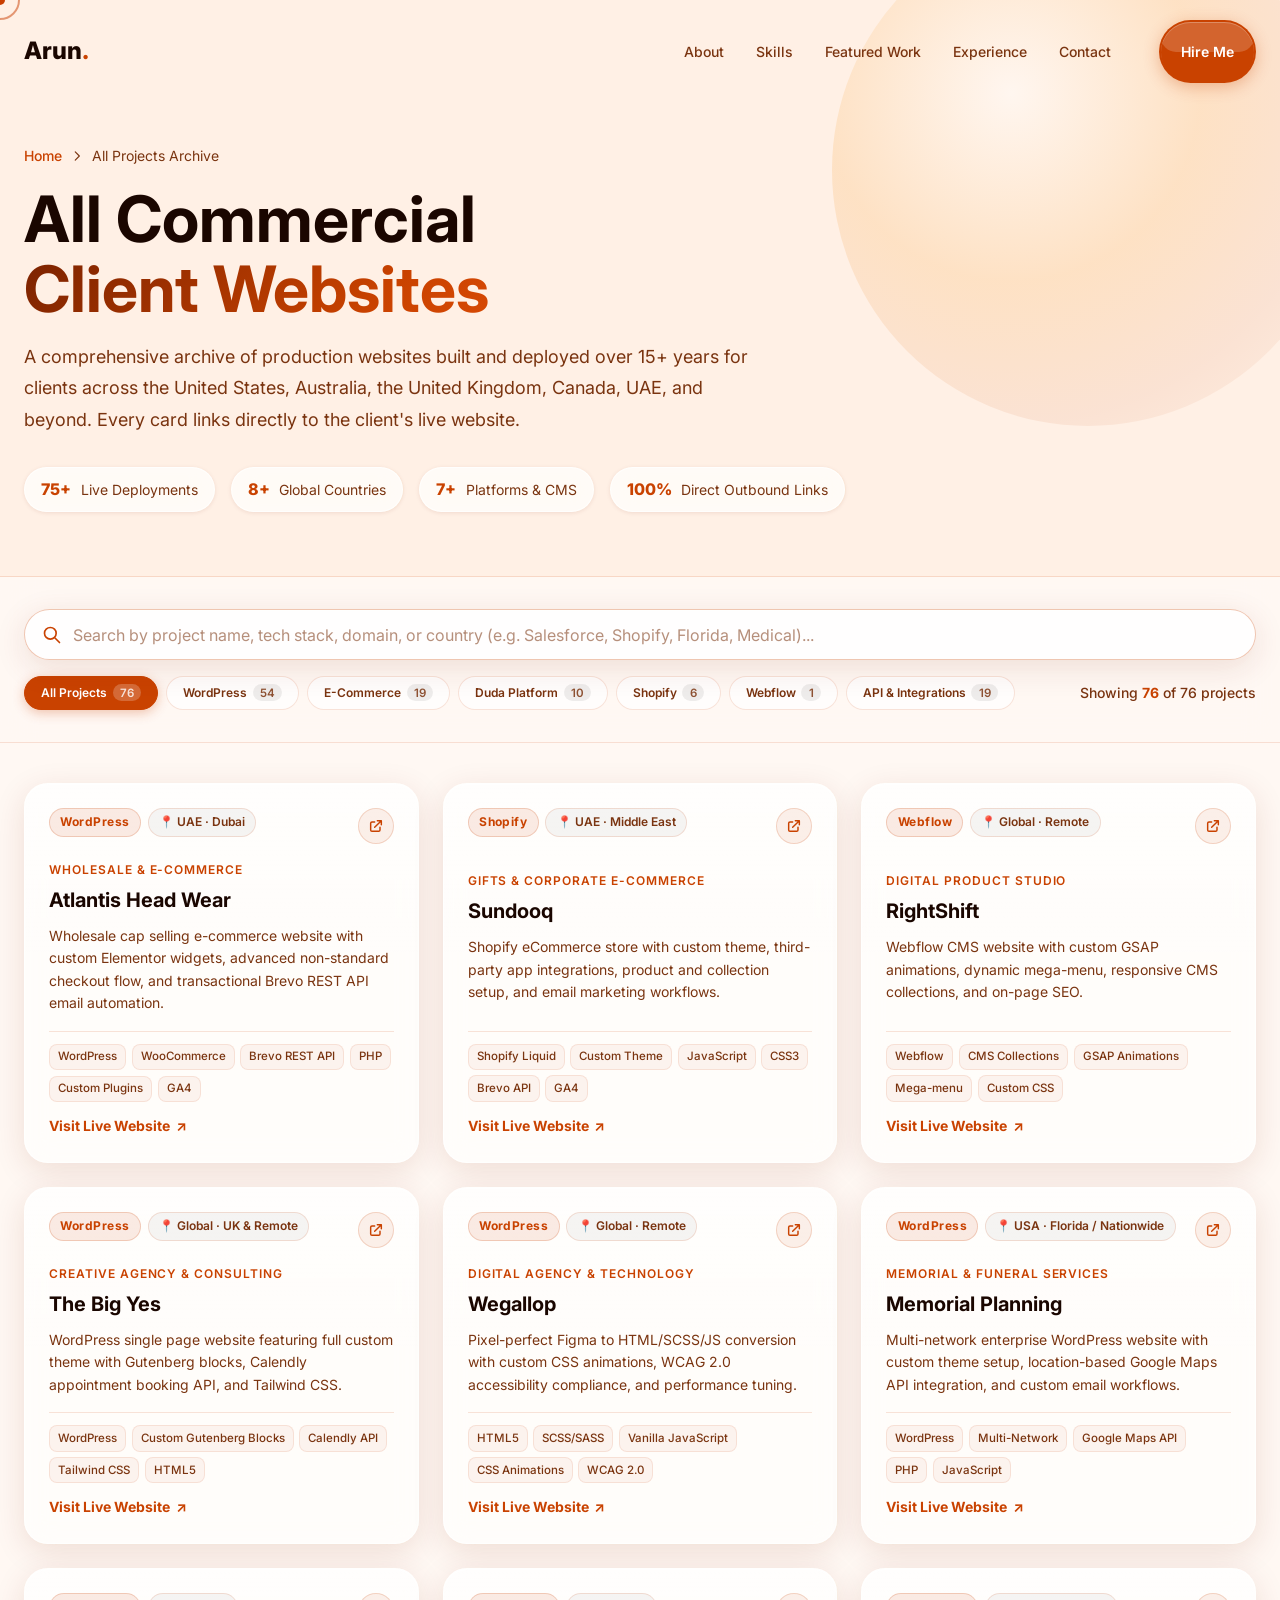
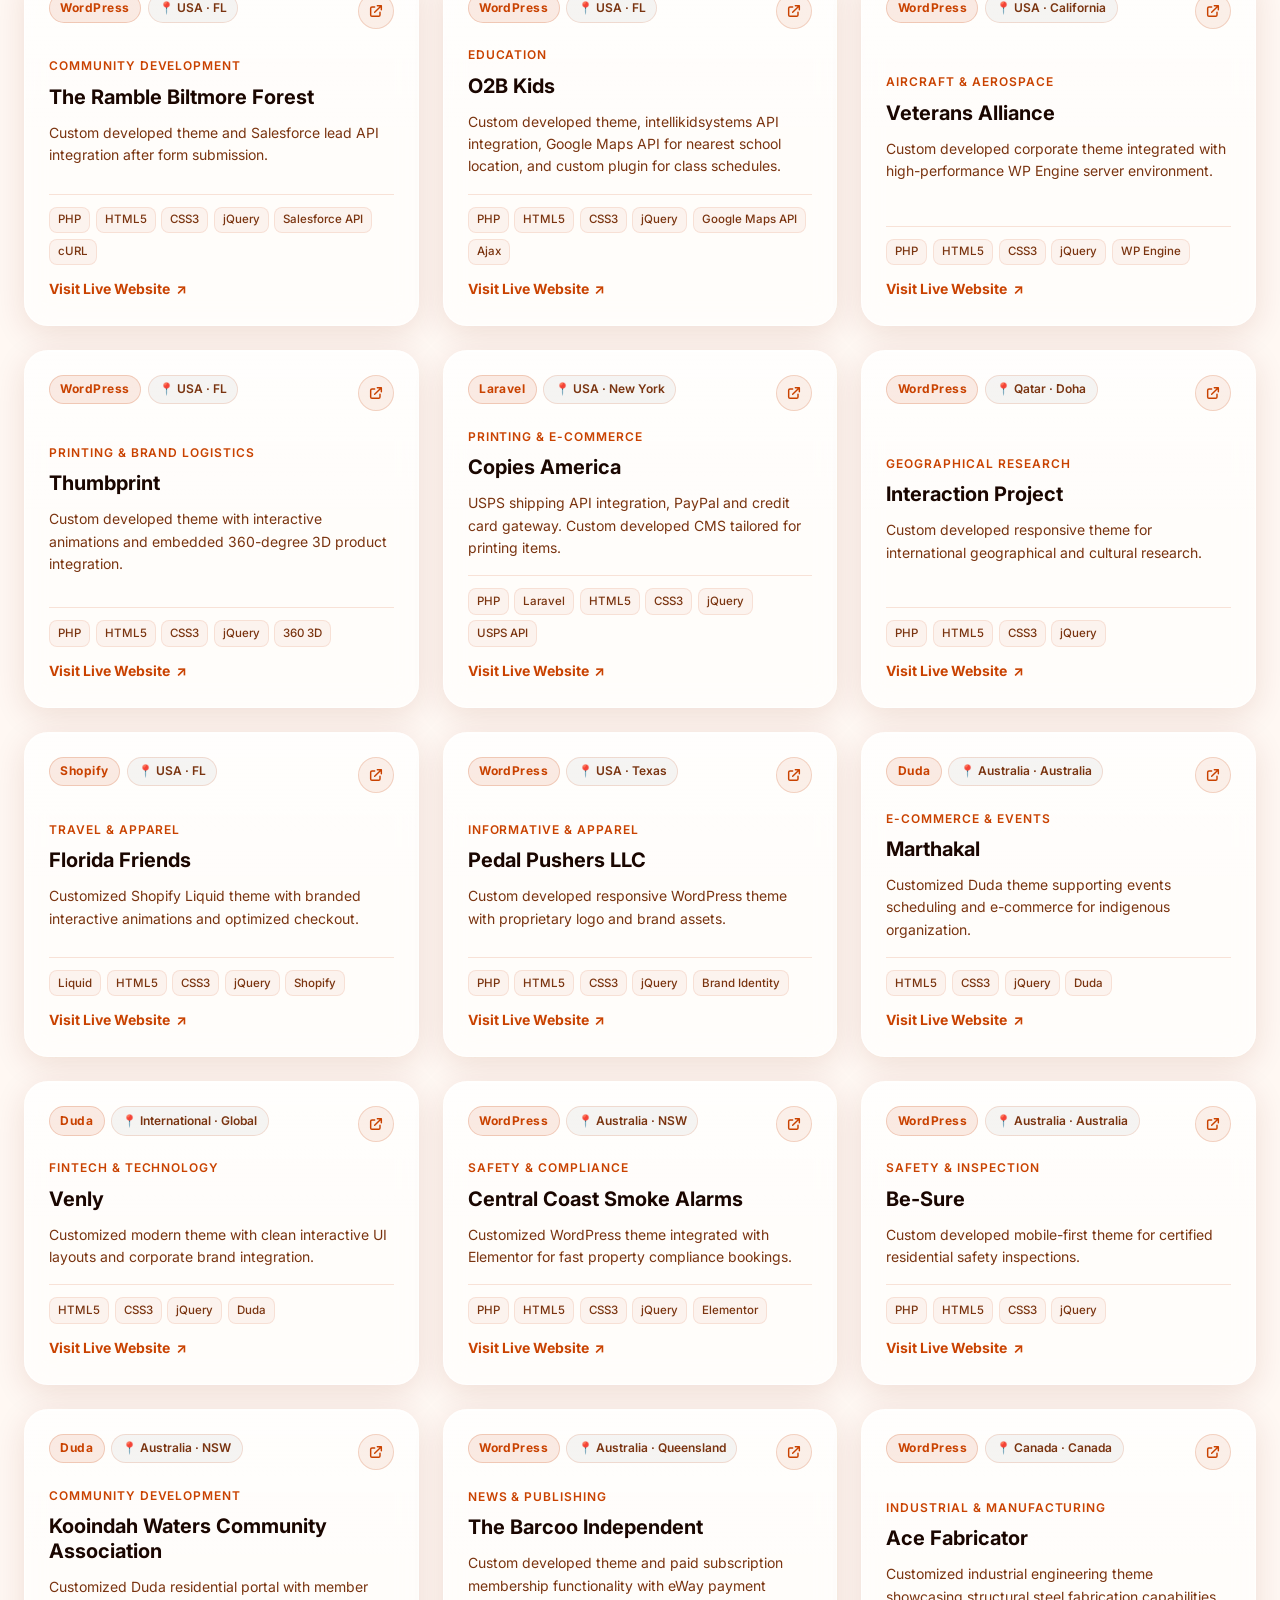
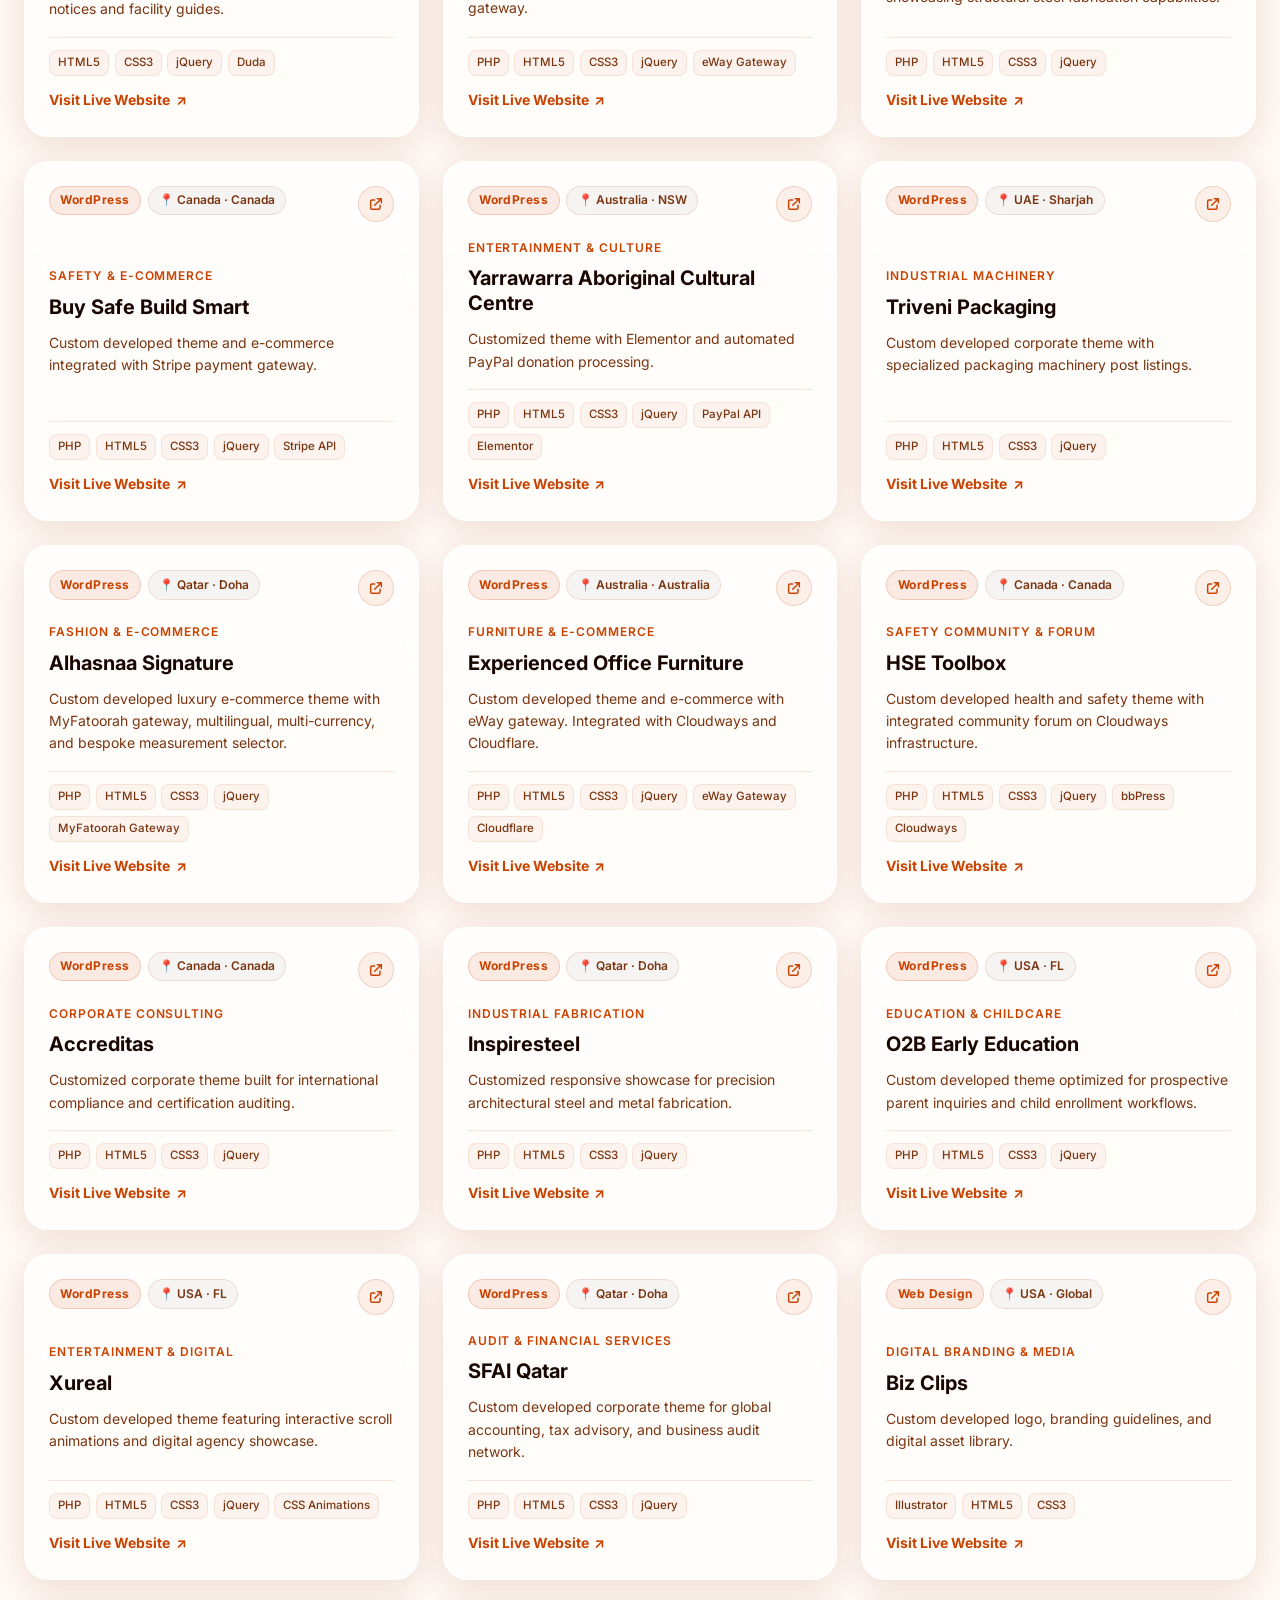
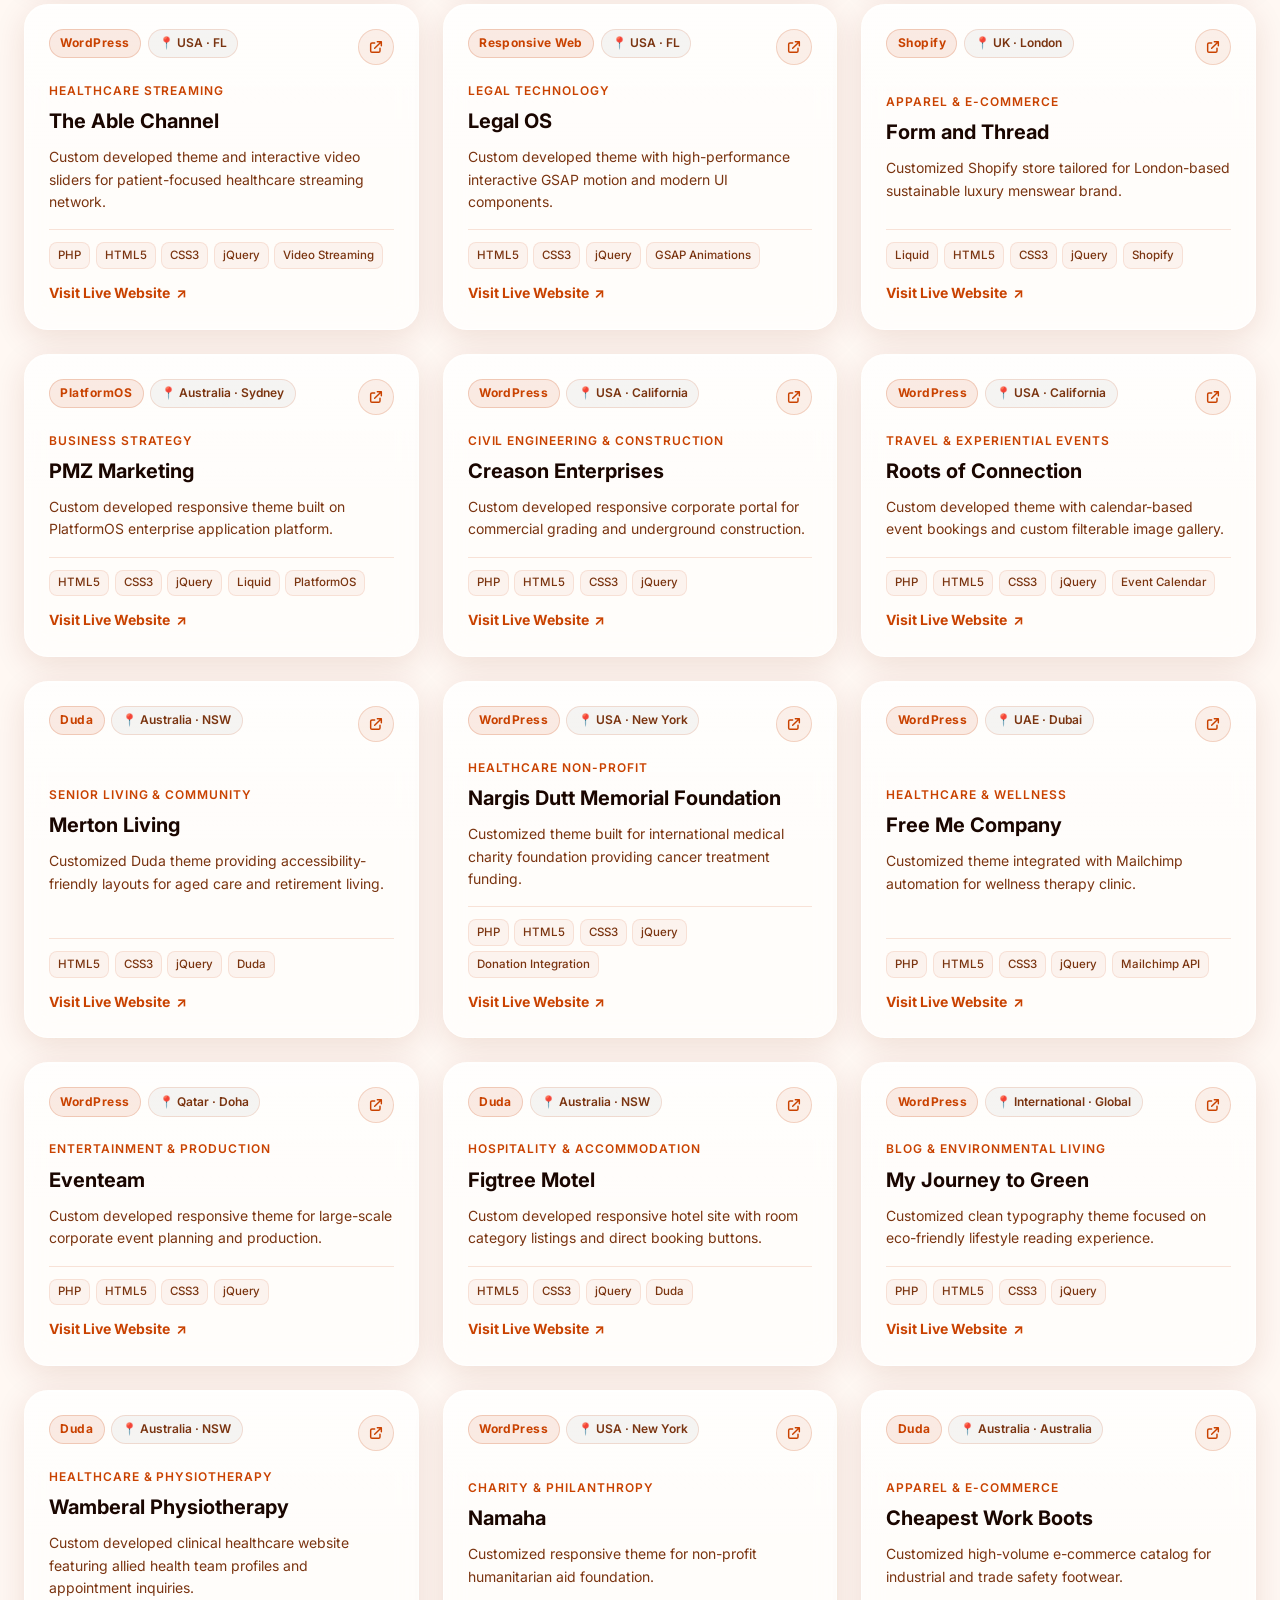
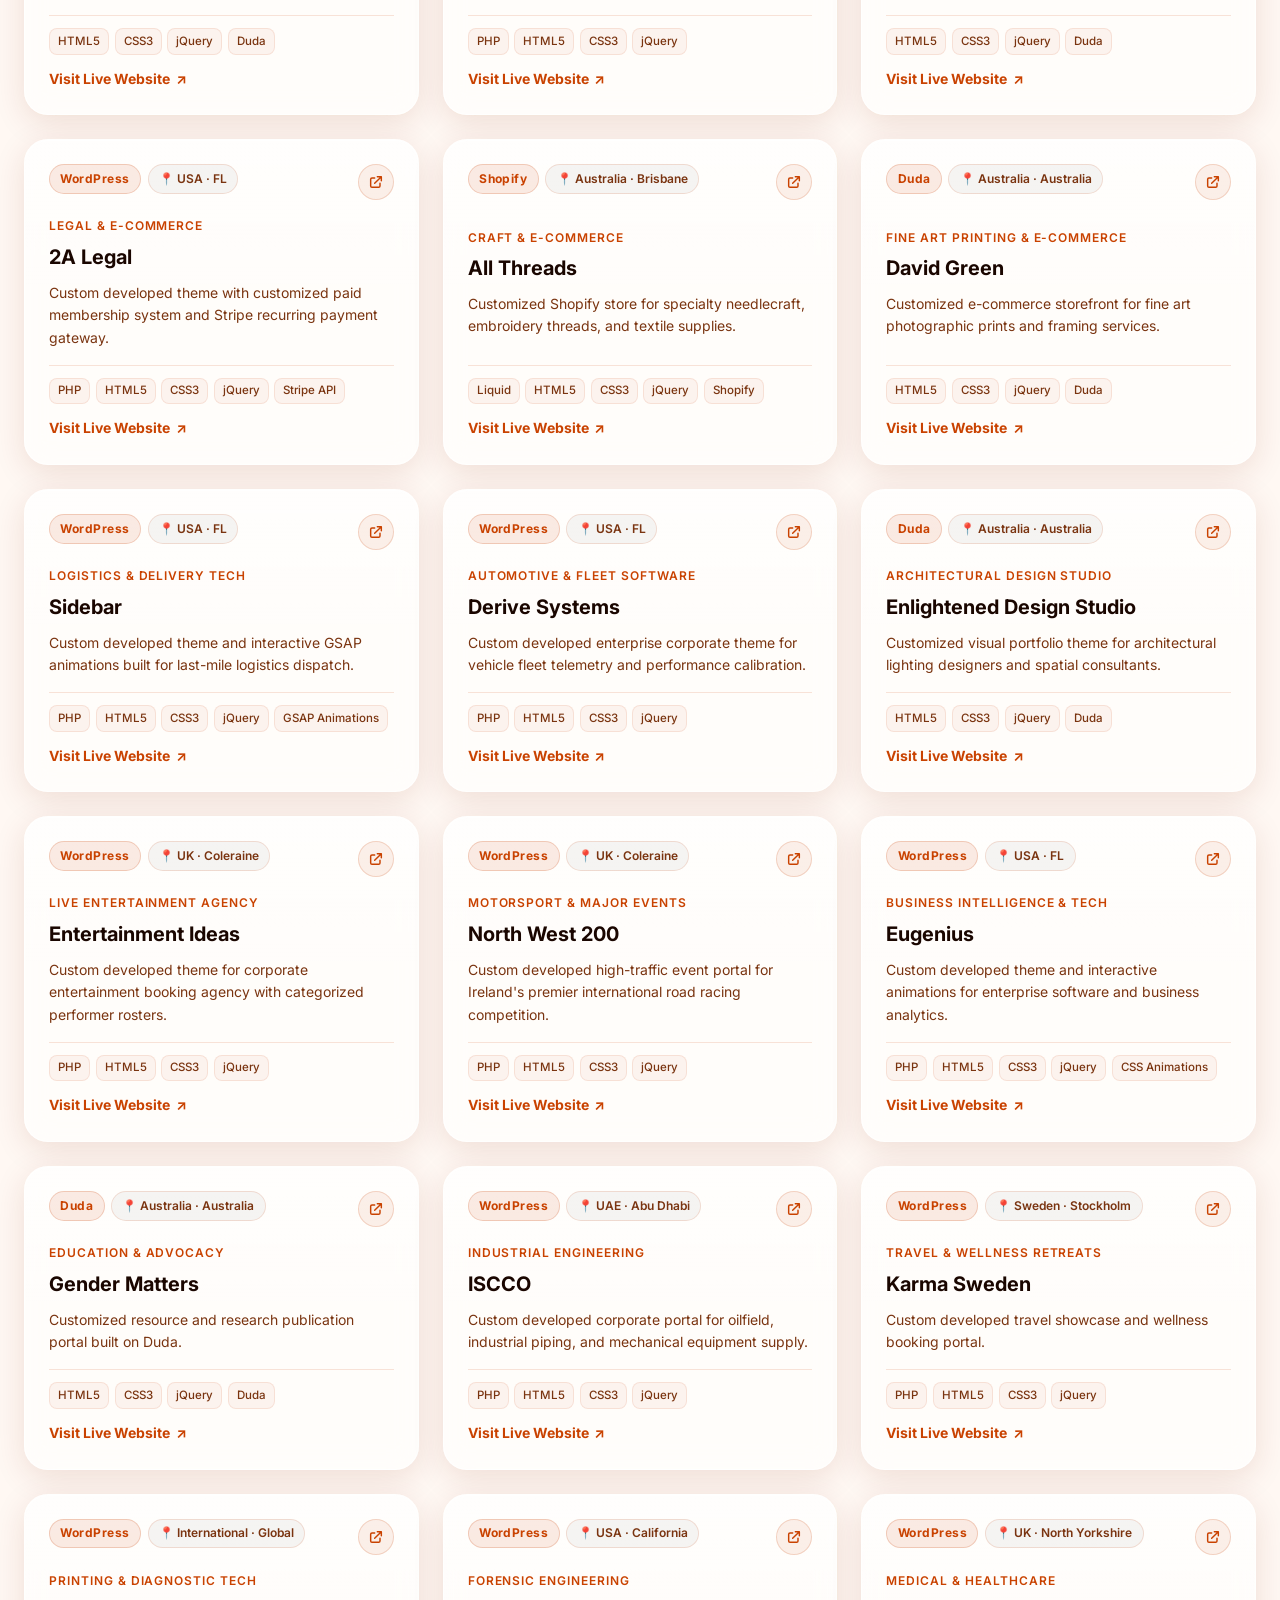
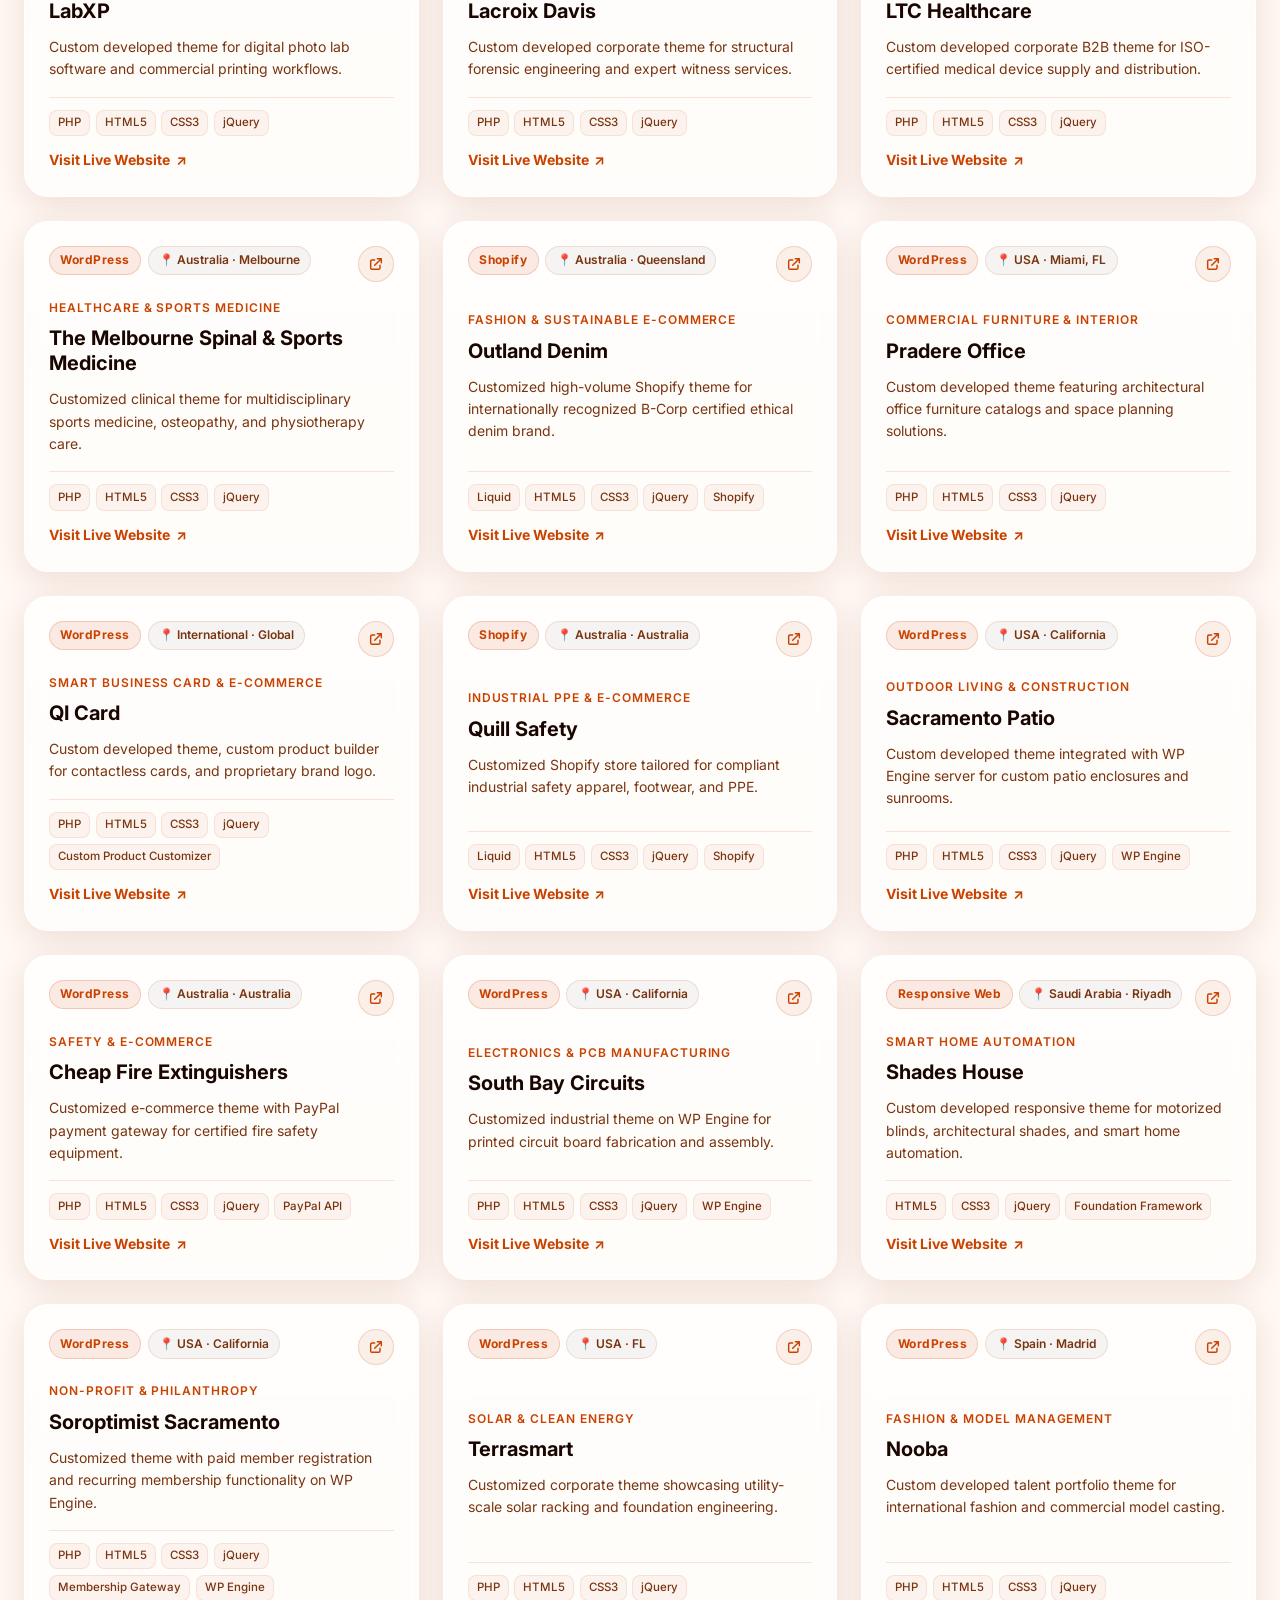
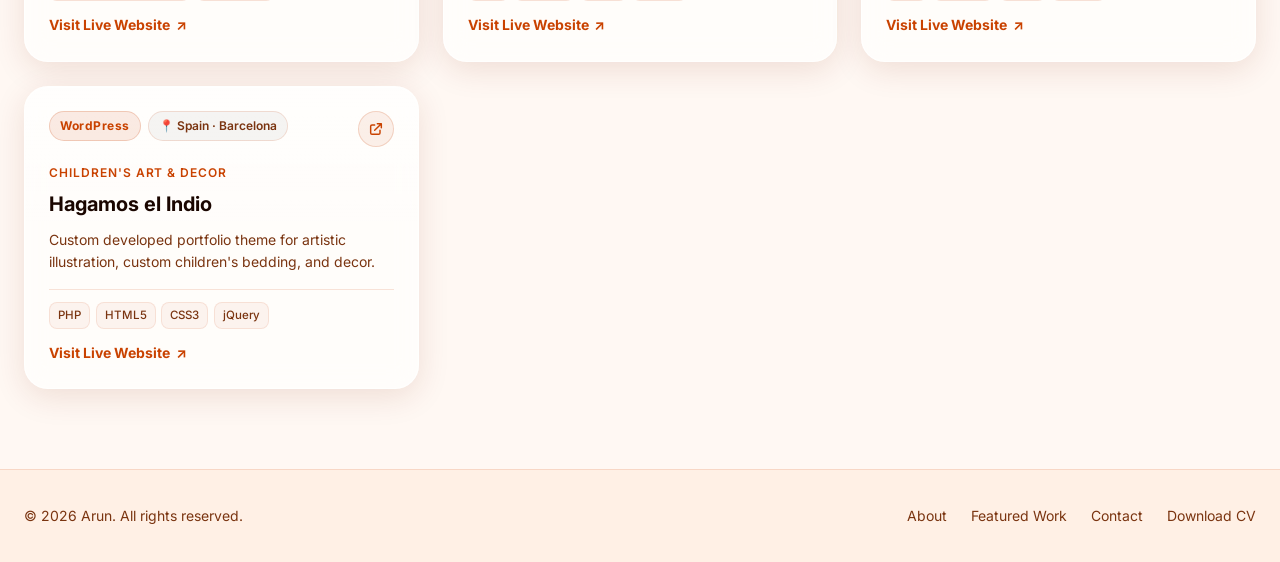
<file: projects.html>
<!DOCTYPE html>
<html lang="en">

<head>
  <meta charset="UTF-8" />
  <meta name="viewport" content="width=device-width, initial-scale=1.0" />
  <meta name="description"
    content="70+ Live Commercial Web Projects by Arun – Senior Web Developer & Project Manager with 15+ years experience. Specialising in WordPress, Shopify, Duda, Laravel, and custom API integrations across the USA, Australia, UK, and worldwide." />
  <meta name="keywords"
    content="Web Developer Projects, WordPress Portfolio, Shopify Portfolio, Duda Projects, Arun, Senior Web Developer, Commercial Websites" />
  <meta name="author" content="Arun" />
  <!-- Open Graph -->
  <meta property="og:title" content="All Projects Archive | Arun – Senior Web Developer" />
  <meta property="og:description"
    content="Explore 75+ live commercial client websites delivered across USA, Australia, UK, Canada, UAE, and beyond with direct outbound links." />
  <meta property="og:type" content="website" />
  <meta name="theme-color" content="#FF8A00" />
  <title>All Projects Archive (75+ Live Sites) | Arun – Senior Web Developer</title>

  <link rel="icon" href="/favicon.ico" type="image/x-icon">

  <!-- Fonts -->
  <link rel="preconnect" href="https://fonts.googleapis.com" />
  <link rel="preconnect" href="https://fonts.gstatic.com" crossorigin />
  <link
    href="https://fonts.googleapis.com/css2?family=Inter:wght@300;400;500;600;700;800;900&family=Syne:wght@400;600;700;800&display=swap"
    rel="stylesheet" />

  <!-- Core Stylesheets -->
  <link rel="stylesheet" href="assets/css/style.css" />
  <link rel="stylesheet" href="assets/css/animations.css" />
  <link rel="stylesheet" href="assets/css/projects-list.css" />
</head>

<body>
  <!-- Skip link for accessibility -->
  <a class="skip-link" href="#main-content">Skip to main content</a>

  <!-- ============ CURSOR ============ -->
  <div class="cursor" id="cursor" aria-hidden="true"></div>
  <div class="cursor-follower" id="cursorFollower" aria-hidden="true"></div>

  <!-- ============ PRELOADER ============ -->
  <div class="preloader" id="preloader" aria-hidden="true" role="presentation">
    <div class="preloader__inner">
      <div class="preloader__logo">A</div>
      <div class="preloader__bar"><span></span></div>
    </div>
  </div>

  <!-- ============ HEADER ============ -->
  <header class="header" id="header" role="banner">
    <div class="container header__inner">
      <a href="index.html" class="logo" aria-label="Arun – Home">
        <span class="logo__text">Arun</span>
        <span class="logo__dot" aria-hidden="true">.</span>
      </a>
      <nav class="nav" role="navigation" aria-label="Primary navigation">
        <ul class="nav__list" role="list">
          <li><a href="index.html#about" class="nav__link">About</a></li>
          <li><a href="index.html#skills" class="nav__link">Skills</a></li>
          <li><a href="index.html#work" class="nav__link">Featured Work</a></li>
          <li><a href="index.html#experience" class="nav__link">Experience</a></li>
          <li><a href="index.html#contact" class="nav__link">Contact</a></li>
        </ul>
      </nav>
      <a href="index.html#contact" class="btn btn--primary btn--sm header__cta">Hire Me</a>
      <button class="nav-toggle" id="navToggle" aria-label="Open navigation menu" aria-expanded="false"
        aria-controls="mobileMenu">
        <span></span><span></span><span></span>
      </button>
    </div>
    <!-- Mobile Menu -->
    <div class="mobile-menu" id="mobileMenu" aria-hidden="true" role="dialog" aria-label="Mobile navigation">
      <button class="mobile-menu__close" id="mobileMenuClose" aria-label="Close navigation menu">
        <svg width="24" height="24" viewBox="0 0 24 24" fill="none" stroke="currentColor" stroke-width="2.5"
          stroke-linecap="round" stroke-linejoin="round" aria-hidden="true">
          <line x1="18" y1="6" x2="6" y2="18"></line>
          <line x1="6" y1="6" x2="18" y2="18"></line>
        </svg>
      </button>
      <nav role="navigation" aria-label="Mobile navigation">
        <ul class="mobile-menu__list" role="list">
          <li><a href="index.html#about" class="mobile-menu__link">About</a></li>
          <li><a href="index.html#skills" class="mobile-menu__link">Skills</a></li>
          <li><a href="index.html#work" class="mobile-menu__link">Featured Work</a></li>
          <li><a href="index.html#experience" class="mobile-menu__link">Experience</a></li>
          <li><a href="index.html#contact" class="mobile-menu__link">Contact</a></li>
        </ul>
      </nav>
    </div>
  </header>

  <!-- ============ MAIN CONTENT ============ -->
  <main id="main-content">
    <!-- 1. Hero Header -->
    <section class="projects-hero">
      <div class="container">
        <nav class="projects-hero__breadcrumb" aria-label="Breadcrumb">
          <a href="index.html">Home</a>
          <svg xmlns="http://www.w3.org/2000/svg" fill="none" viewBox="0 0 24 24" stroke="currentColor">
            <path stroke-linecap="round" stroke-linejoin="round" stroke-width="2" d="M9 5l7 7-7 7" />
          </svg>
          <span aria-current="page">All Projects Archive</span>
        </nav>

        <h1 class="projects-hero__title">
          All Commercial <br />
          <span class="gradient-text">Client Websites</span>
        </h1>

        <p class="projects-hero__desc">
          A comprehensive archive of production websites built and deployed over 15+ years for clients across the United
          States, Australia, the United Kingdom, Canada, UAE, and beyond. Every card links directly to the client's live
          website.
        </p>

        <!-- Metric Ribbon -->
        <div class="projects-metrics" aria-label="Key portfolio metrics">
          <div class="metric-pill">
            <strong>75+</strong> Live Deployments
          </div>
          <div class="metric-pill">
            <strong>8+</strong> Global Countries
          </div>
          <div class="metric-pill">
            <strong>7+</strong> Platforms &amp; CMS
          </div>
          <div class="metric-pill">
            <strong>100%</strong> Direct Outbound Links
          </div>
        </div>
      </div>
    </section>

    <!-- 2. Search & Filter Bar (Sticky) -->
    <section class="projects-controls" aria-label="Search and filter projects">
      <div class="container projects-controls__inner">
        <!-- Live Search Input -->
        <div class="search-box">
          <svg class="search-box__icon" xmlns="http://www.w3.org/2000/svg" fill="none" viewBox="0 0 24 24"
            stroke="currentColor" aria-hidden="true">
            <path stroke-linecap="round" stroke-linejoin="round" stroke-width="2"
              d="M21 21l-6-6m2-5a7 7 0 11-14 0 7 7 0 0114 0z" />
          </svg>
          <input type="search" id="projectSearch" class="search-box__input"
            placeholder="Search by project name, tech stack, domain, or country (e.g. Salesforce, Shopify, Florida, Medical)..."
            aria-label="Search projects archive" autocomplete="off" />
          <button type="button" class="search-box__clear" id="searchClear" aria-label="Clear search input">✕</button>
        </div>

        <!-- Filter Pills & Results Count -->
        <div class="filter-row">
          <div class="filter-pills" id="filterPills" role="tablist" aria-label="Filter projects by category">
            <!-- Rendered by projects-list.js -->
          </div>
          <div class="results-count" id="resultsCount" aria-live="polite">
            Loading projects…
          </div>
        </div>
      </div>
    </section>

    <!-- 3. Projects Grid -->
    <section class="projects-container">
      <div class="container">
        <div class="projects-grid" id="projectsGrid" role="feed" aria-busy="false" aria-label="Projects list">
          <!-- Rendered dynamically by assets/js/projects-list.js -->
        </div>

        <!-- Empty Search State -->
        <div class="projects-empty" id="projectsEmpty" role="status" aria-live="polite">
          <div class="projects-empty__icon" aria-hidden="true">
            <svg width="28" height="28" fill="none" viewBox="0 0 24 24" stroke="currentColor">
              <path stroke-linecap="round" stroke-linejoin="round" stroke-width="2"
                d="M9.172 16.172a4 4 0 015.656 0M9 10h.01M15 10h.01M21 12a9 9 0 11-18 0 9 9 0 0118 0z" />
            </svg>
          </div>
          <h3 class="projects-empty__title">No matching projects found</h3>
          <p class="projects-empty__desc">
            Try searching for a different keyword or select another category filter to explore the archive.
          </p>
        </div>
      </div>
    </section>
  </main>

  <!-- ============ FOOTER ============ -->
  <footer class="footer" role="contentinfo">
    <div class="container footer__inner">
      <p class="footer__copy">
        &copy; <span id="footerYear"></span> Arun. All rights reserved.
      </p>
      <nav aria-label="Footer navigation">
        <ul class="footer__nav" role="list">
          <li><a href="index.html#about">About</a></li>
          <li><a href="index.html#work">Featured Work</a></li>
          <li><a href="index.html#contact">Contact</a></li>
          <li><a href="assets/Arun-CV.pdf" download>Download CV</a></li>
        </ul>
      </nav>
    </div>
  </footer>

  <!-- Back to top -->
  <button class="back-to-top" id="backToTop" aria-label="Scroll back to top" title="Back to top">
    <svg width="22" height="22" viewBox="0 0 24 24" fill="none" stroke="currentColor" stroke-width="2"
      aria-hidden="true">
      <polyline points="18 15 12 9 6 15" />
    </svg>
  </button>

  <!-- Scripts -->
  <script src="assets/js/main.js"></script>
  <script src="assets/js/projects-list.js"></script>
</body>

</html>
</file>
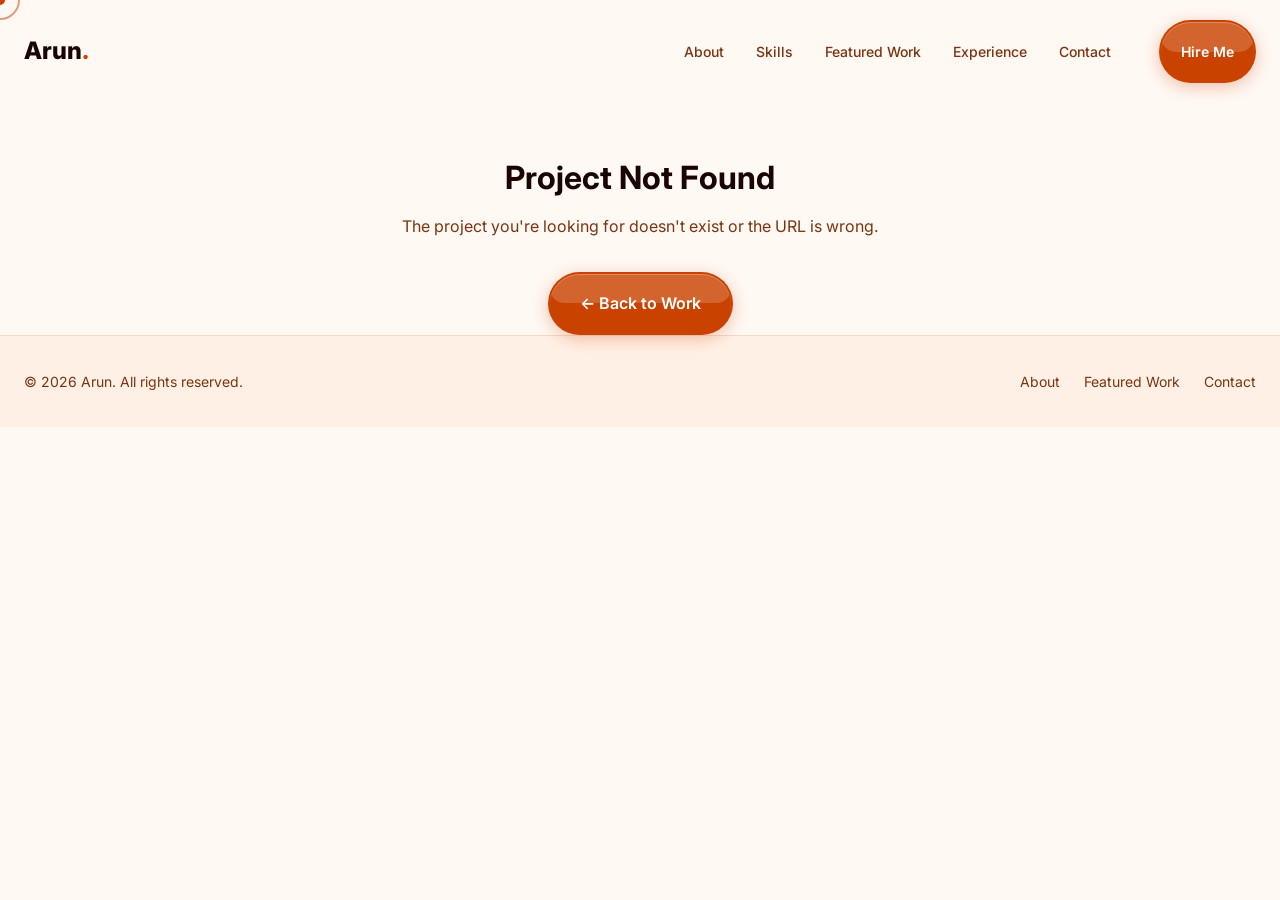
<file: work/case-study.html>
<!DOCTYPE html>
<html lang="en">

<head>
  <meta charset="UTF-8" />
  <meta name="viewport" content="width=device-width, initial-scale=1.0" />
  <!-- Title & meta filled by JS from projects.json -->
  <title>Case Study | Arun</title>
  <meta name="description" content="" id="metaDesc" />
  <link rel="preconnect" href="https://fonts.googleapis.com" />
  <link rel="preconnect" href="https://fonts.gstatic.com" crossorigin />
  <link
    href="https://fonts.googleapis.com/css2?family=Inter:wght@300;400;500;600;700;800;900&family=Syne:wght@400;600;700;800&display=swap"
    rel="stylesheet" />
  <link rel="stylesheet" href="../assets/css/style.css" />
  <link rel="stylesheet" href="../assets/css/animations.css" />
  <link rel="stylesheet" href="../assets/css/case-study.css" />
</head>

<body>
  <a class="skip-link" href="#main-content">Skip to main content</a>
  <div class="cursor" id="cursor" aria-hidden="true"></div>
  <div class="cursor-follower" id="cursorFollower" aria-hidden="true"></div>

  <!-- Header -->
  <header class="header" id="header" role="banner">
    <div class="container header__inner">
      <a href="../index.html" class="logo" aria-label="Arun – Back to portfolio home">
        <span class="logo__text">Arun</span>
        <span class="logo__dot" aria-hidden="true">.</span>
      </a>
      <nav class="nav" role="navigation" aria-label="Primary navigation">
        <ul class="nav__list" role="list">
          <li><a href="../index.html#about" class="nav__link">About</a></li>
          <li><a href="../index.html#skills" class="nav__link">Skills</a></li>
          <li><a href="../index.html#work" class="nav__link">Featured Work</a></li>
          <li><a href="../index.html#experience" class="nav__link">Experience</a></li>
          <li><a href="../index.html#contact" class="nav__link">Contact</a></li>
        </ul>
      </nav>
      <a href="../index.html#contact" class="btn btn--primary btn--sm header__cta">Hire Me</a>
      <button class="nav-toggle" id="navToggle" aria-label="Open navigation menu" aria-expanded="false">
        <span></span><span></span><span></span>
      </button>
    </div>
    <div class="mobile-menu" id="mobileMenu" aria-hidden="true">
      <button class="mobile-menu__close" id="mobileMenuClose" aria-label="Close navigation menu">
        <svg width="24" height="24" viewBox="0 0 24 24" fill="none" stroke="currentColor" stroke-width="2.5"
          stroke-linecap="round" stroke-linejoin="round" aria-hidden="true">
          <line x1="18" y1="6" x2="6" y2="18"></line>
          <line x1="6" y1="6" x2="18" y2="18"></line>
        </svg>
      </button>
      <nav>
        <ul class="mobile-menu__list" role="list">
          <li><a href="../index.html#about" class="mobile-menu__link">About</a></li>
          <li><a href="../index.html#skills" class="mobile-menu__link">Skills</a></li>
          <li><a href="../index.html#work" class="mobile-menu__link">Featured Work</a></li>
          <li><a href="../index.html#contact" class="mobile-menu__link">Contact</a></li>
        </ul>
      </nav>
    </div>
  </header>

  <main id="main-content">
    <!-- ===== LOADING STATE ===== -->
    <div class="case-loading" id="caseLoading" aria-live="polite" aria-label="Loading case study">
      <div class="case-loading__spinner" aria-hidden="true"></div>
      <p>Loading case study…</p>
    </div>

    <!-- ===== ERROR STATE ===== -->
    <div class="case-error" id="caseError" hidden aria-live="assertive">
      <div class="container" style="padding-top:10rem;text-align:center">
        <h1 style="margin-bottom:1rem">Project Not Found</h1>
        <p style="color:var(--clr-text-muted);margin-bottom:2rem">The project you're looking for doesn't exist or the
          URL is wrong.</p>
        <a href="../index.html#work" class="btn btn--primary">← Back to Work</a>
      </div>
    </div>

    <!-- ===== CASE STUDY CONTENT — filled by JS ===== -->
    <div id="caseContent" hidden>

      <!-- HERO -->
      <section class="case-hero" aria-labelledby="caseTitle">
        <div class="container">
          <nav class="case-hero__breadcrumb" aria-label="Breadcrumb">
            <a href="../index.html">Home</a>
            <svg viewBox="0 0 24 24" fill="none" stroke="currentColor" stroke-width="2" aria-hidden="true">
              <polyline points="9 18 15 12 9 6" />
            </svg>
            <a href="../index.html#work">Work</a>
            <svg viewBox="0 0 24 24" fill="none" stroke="currentColor" stroke-width="2" aria-hidden="true">
              <polyline points="9 18 15 12 9 6" />
            </svg>
            <span id="breadcrumbCurrent" aria-current="page"></span>
          </nav>
          <div class="case-hero__tags" id="caseTags" aria-label="Project tags"></div>
          <h1 class="case-hero__title" id="caseTitle"></h1>
          <p class="case-hero__summary" id="caseSummary"></p>
          <dl class="case-hero__meta" id="caseMeta"></dl>
        </div>
      </section>

      <!-- GALLERY -->
      <section class="case-gallery" aria-label="Project screenshots">
        <div class="container">
          <div class="case-gallery__grid" id="caseGallery"></div>
        </div>
      </section>

      <!-- BODY -->
      <article class="case-body section">
        <div class="container">
          <div class="case-body__inner">
            <!-- Main content -->
            <div class="case-body__content">
              <section class="case-body__section reveal" aria-labelledby="challengeHeading">
                <h2 id="challengeHeading">The Challenge</h2>
                <p id="caseChallenge"></p>
              </section>
              <section class="case-body__section reveal" aria-labelledby="approachHeading">
                <h2 id="approachHeading">My Approach</h2>
                <p id="caseApproach"></p>
              </section>
              <section class="case-body__section reveal" aria-labelledby="resultsHeading">
                <h2 id="resultsHeading">Results</h2>
                <div class="case-results" id="caseResults" role="list" aria-label="Project result metrics"></div>
              </section>
              <section class="case-body__section reveal" aria-labelledby="lessonsHeading">
                <h2 id="lessonsHeading">Key Learnings</h2>
                <p id="caseLearnings"></p>
              </section>
            </div>
            <!-- Sidebar -->
            <aside class="case-body__sidebar" aria-label="Project details">
              <div class="case-sidebar-card">
                <h3>Tech Stack</h3>
                <ul id="caseTechStack"></ul>
              </div>
              <div class="case-sidebar-card">
                <h3>Services Delivered</h3>
                <ul id="caseServices"></ul>
              </div>
            </aside>
          </div>
        </div>
      </article>

      <!-- PREV / NEXT NAV -->
      <nav class="case-nav" aria-label="Case study navigation" id="caseNav">
        <div class="container case-nav__inner">
          <a href="#" class="case-nav__link" id="casePrev" aria-label="Previous case study">
            <svg width="24" height="24" viewBox="0 0 24 24" fill="none" stroke="currentColor" stroke-width="2"
              aria-hidden="true">
              <line x1="19" y1="12" x2="5" y2="12" />
              <polyline points="12 19 5 12 12 5" />
            </svg>
            <span>
              <span class="case-nav__direction">Previous</span>
              <span class="case-nav__title" id="casePrevTitle"></span>
            </span>
          </a>
          <a href="../projects.html" class="btn btn--ghost btn--sm">All Work</a>
          <a href="#" class="case-nav__link" id="caseNext" aria-label="Next case study">
            <span>
              <span class="case-nav__direction">Next</span>
              <span class="case-nav__title" id="caseNextTitle"></span>
            </span>
            <svg width="24" height="24" viewBox="0 0 24 24" fill="none" stroke="currentColor" stroke-width="2"
              aria-hidden="true">
              <line x1="5" y1="12" x2="19" y2="12" />
              <polyline points="12 5 19 12 12 19" />
            </svg>
          </a>
        </div>
      </nav>

    </div><!-- /caseContent -->
  </main>

  <!-- Footer -->
  <footer class="footer" role="contentinfo">
    <div class="container footer__inner">
      <p class="footer__copy">&copy; <span id="footerYear"></span> Arun. All rights reserved.</p>
      <nav aria-label="Footer navigation">
        <ul class="footer__nav" role="list">
          <li><a href="../index.html#about">About</a></li>
          <li><a href="../index.html#work">Featured Work</a></li>
          <li><a href="../index.html#contact">Contact</a></li>
        </ul>
      </nav>
    </div>
  </footer>

  <button class="back-to-top" id="backToTop" aria-label="Scroll back to top">
    <svg width="22" height="22" viewBox="0 0 24 24" fill="none" stroke="currentColor" stroke-width="2"
      aria-hidden="true">
      <polyline points="18 15 12 9 6 15" />
    </svg>
  </button>

  <script src="../assets/js/main.js"></script>
  <script src="../assets/js/case-study.js"></script>
</body>

</html>
</file>
<file: assets/css/style.css>
/* ============================================================
   ARUN PORTFOLIO — MAIN STYLESHEET
   Theme   : Bright Warm Orange — Glossy / Glass Morphism
   Standard: WCAG AAA (contrast ratios verified >= 7:1)
   Comments: English only
   ============================================================ */

/* ---- 1. CUSTOM PROPERTIES ---- */
:root {
  /* --- Brand Colours (orange-amber palette from reference) --- */
  /* Accent deep: #7A2200 — WCAG AAA with white (#FFF): 10.8:1          */
  /* Accent main: #C94200 — WCAG AAA with white (#FFF): 7.3:1           */
  /* Accent bright: #E8520A — decorative only, not used for body text    */
  /* Amber: #F7961A — decorative only                                    */
  /* Primary text: #1A0600 on --clr-bg #FFF8F3 → ~18:1 contrast         */
  /* Muted text:   #7A3410 on --clr-bg #FFF8F3 → ~7.2:1 contrast (AAA)  */

  --clr-bg: #FFF8F3;
  --clr-bg-2: #FFF0E5;
  --clr-bg-3: #FFE7D4;
  --clr-surface: rgba(255, 255, 255, 0.72);
  --clr-surface-solid: #FFFFFF;
  --clr-border: rgba(201, 66, 0, 0.14);
  --clr-border-strong: rgba(201, 66, 0, 0.30);

  --clr-white: #FFFFFF;
  --clr-text: #1A0600;
  --clr-text-muted: #7A3410;

  /* Accent palette */
  --clr-accent: #C94200;
  /* primary CTA, icons — 7.3:1 on white */
  --clr-accent-deep: #7A2200;
  /* dark orange for text on light bg     */
  --clr-accent-bright: #E8520A;
  /* decorative highlights                */
  --clr-accent-amber: #F7961A;
  /* gradient / glow decorations          */
  --clr-accent-glow: rgba(232, 82, 10, 0.22);
  --clr-accent-glass: rgba(255, 255, 255, 0.55);

  /* Glossy gradient — matches uploaded reference image */
  --gradient-brand: linear-gradient(135deg, #7A2200 0%, #C94200 40%, #E8520A 70%, #F7961A 100%);
  --gradient-hero: radial-gradient(ellipse 100% 80% at 100% 50%, #E8520A 0%, #C94200 40%, #7A2200 100%);
  --gradient-glass: linear-gradient(135deg, rgba(255, 255, 255, 0.65) 0%, rgba(255, 255, 255, 0.20) 100%);

  /* Typography — consistent across all pages */
  --ff-sans: 'Inter', system-ui, -apple-system, sans-serif;
  --ff-display: 'Inter', sans-serif;

  --fs-xs: 0.75rem;
  --fs-sm: 0.875rem;
  --fs-base: 1rem;
  --fs-lg: 1.125rem;
  --fs-xl: 1.25rem;
  --fs-2xl: 1.5rem;
  --fs-3xl: 2rem;
  --fs-4xl: 2.5rem;
  --fs-5xl: 3.5rem;
  --fs-6xl: 4.5rem;
  --fs-7xl: 6rem;

  /* Spacing scale */
  --space-1: 0.25rem;
  --space-2: 0.5rem;
  --space-3: 0.75rem;
  --space-4: 1rem;
  --space-5: 1.25rem;
  --space-6: 1.5rem;
  --space-8: 2rem;
  --space-10: 2.5rem;
  --space-12: 3rem;
  --space-16: 4rem;
  --space-20: 5rem;
  --space-24: 6rem;
  --space-32: 8rem;

  /* Layout */
  --max-w: 1280px;
  --gutter: 1.5rem;

  /* Border radius */
  --radius-sm: 0.5rem;
  --radius: 0.875rem;
  --radius-lg: 1.5rem;
  --radius-xl: 2rem;
  --radius-full: 9999px;

  /* Shadows — warm tinted for brand consistency */
  --shadow-sm: 0 1px 4px rgba(122, 34, 0, 0.10);
  --shadow: 0 4px 24px rgba(122, 34, 0, 0.14);
  --shadow-lg: 0 12px 48px rgba(122, 34, 0, 0.18);
  --shadow-accent: 0 0 40px rgba(232, 82, 10, 0.28);
  --shadow-glass: 0 8px 32px rgba(122, 34, 0, 0.12),
    inset 0 1px 0 rgba(255, 255, 255, 0.80);

  /* Transitions */
  --ease: cubic-bezier(0.25, 0.46, 0.45, 0.94);
  --ease-bounce: cubic-bezier(0.34, 1.56, 0.64, 1);
  --dur-fast: 150ms;
  --dur: 300ms;
  --dur-slow: 600ms;

  /* Section vertical padding */
  --section-py: clamp(5rem, 10vw, 8rem);
}

/* ---- 2. RESET & BASE ---- */
*,
*::before,
*::after {
  box-sizing: border-box;
  margin: 0;
  padding: 0;
}

html {
  scroll-behavior: smooth;
  font-size: 16px;
  -webkit-text-size-adjust: 100%;
}

/* Respect reduced-motion preference — WCAG 2.3.3 */
@media (prefers-reduced-motion: reduce) {

  *,
  *::before,
  *::after {
    animation-duration: 0.01ms !important;
    animation-iteration-count: 1 !important;
    transition-duration: 0.01ms !important;
    scroll-behavior: auto !important;
  }
}

html,
body {
  overflow-x: hidden;
}

body {
  font-family: var(--ff-sans);
  background-color: var(--clr-bg);
  color: var(--clr-text);
  line-height: 1.7;
  overflow-x: hidden;
  -webkit-font-smoothing: antialiased;
  -moz-osx-font-smoothing: grayscale;
}

body.menu-open {
  overflow: hidden;
}

/* Skip link — WCAG 2.4.1 */
.skip-link {
  position: absolute;
  top: -100px;
  left: 1rem;
  background: var(--clr-accent);
  color: var(--clr-white);
  padding: 0.75rem 1.5rem;
  border-radius: var(--radius);
  font-weight: 700;
  z-index: 9999;
  text-decoration: none;
  transition: top var(--dur) var(--ease);
}

.skip-link:focus {
  top: 1rem;
}

img,
video,
svg {
  display: block;
  max-width: 100%;
}

img {
  height: auto;
}

a {
  color: var(--clr-accent);
  text-decoration: none;
  transition: color var(--dur) var(--ease);
}

a:hover {
  color: var(--clr-accent-deep);
}

/* Focus styles — WCAG 2.4.7, 2.4.11 */
a:focus-visible,
button:focus-visible,
[tabindex]:focus-visible,
input:focus-visible,
textarea:focus-visible,
select:focus-visible {
  outline: 3px solid var(--clr-accent);
  outline-offset: 3px;
  border-radius: 2px;
}

button {
  background: none;
  border: none;
  cursor: pointer;
  font-family: inherit;
}

ul,
ol {
  list-style: none;
}

h1,
h2,
h3,
h4,
h5,
h6 {
  font-family: var(--ff-display);
  font-weight: 700;
  line-height: 1.15;
  color: var(--clr-text);
}

em {
  font-style: italic;
  color: var(--clr-accent);
}

/* ---- 3. LAYOUT HELPERS ---- */
.container {
  width: 100%;
  max-width: var(--max-w);
  margin-inline: auto;
  padding-inline: var(--gutter);
}

.section {
  padding-block: var(--section-py);
}

/* Alternate section background for visual rhythm */
.section--alt {
  background-color: var(--clr-bg-2);
}

/* Section header pattern — consistent across all sections */
.section__header {
  text-align: center;
  margin-bottom: clamp(3rem, 6vw, 5rem);
}

.section__eyebrow {
  display: inline-flex;
  align-items: center;
  gap: 0.5rem;
  font-size: var(--fs-sm);
  font-weight: 600;
  letter-spacing: 0.12em;
  text-transform: uppercase;
  color: var(--clr-accent);
  margin-bottom: var(--space-4);
}

.section__heading {
  font-size: clamp(var(--fs-3xl), 5vw, var(--fs-5xl));
  line-height: 1.1;
  margin-bottom: var(--space-5);
  color: var(--clr-text);
}

.section__sub {
  font-size: var(--fs-lg);
  color: var(--clr-text-muted);
  max-width: 56ch;
  margin-inline: auto;
}

/* ---- 4. GLOSSY UTILITY CLASSES ---- */

/* Glass card — base for all frosted-glass elements */
.glass {
  background: var(--gradient-glass);
  backdrop-filter: blur(16px) saturate(1.8);
  -webkit-backdrop-filter: blur(16px) saturate(1.8);
  border: 1px solid rgba(255, 255, 255, 0.60);
  box-shadow: var(--shadow-glass);
  position: relative;
  overflow: hidden;
}

/* Gloss shine overlay — top-left highlight streak */
.glass::before {
  content: '';
  position: absolute;
  top: 0;
  left: 0;
  right: 0;
  height: 50%;
  background: linear-gradient(180deg,
      rgba(255, 255, 255, 0.45) 0%,
      rgba(255, 255, 255, 0.00) 100%);
  pointer-events: none;
  z-index: 1;
  border-radius: inherit;
}

/* Glossy pill badge */
.gloss-badge {
  display: inline-flex;
  align-items: center;
  gap: 0.4rem;
  padding: 0.35rem 0.9rem;
  border-radius: var(--radius-full);
  font-size: var(--fs-xs);
  font-weight: 700;
  letter-spacing: 0.06em;
  text-transform: uppercase;
  background: var(--gradient-glass);
  backdrop-filter: blur(10px);
  -webkit-backdrop-filter: blur(10px);
  border: 1px solid rgba(255, 255, 255, 0.65);
  box-shadow: 0 2px 8px rgba(122, 34, 0, 0.12),
    inset 0 1px 0 rgba(255, 255, 255, 0.80);
  color: var(--clr-accent);
}

/* ---- 5. CUSTOM CURSOR ---- */
.cursor,
.cursor-follower {
  position: fixed;
  top: 0;
  left: 0;
  border-radius: 50%;
  pointer-events: none;
  z-index: 9998;
  mix-blend-mode: multiply;
}

.cursor {
  width: 10px;
  height: 10px;
  background: var(--clr-accent);
  transform: translate(-50%, -50%);
  transition: width var(--dur-fast), height var(--dur-fast), opacity var(--dur-fast);
}

.cursor-follower {
  width: 40px;
  height: 40px;
  border: 2px solid rgba(201, 66, 0, 0.5);
  transform: translate(-50%, -50%);
  transition: transform 0.12s var(--ease), width var(--dur), height var(--dur);
}

body.cursor-hover .cursor {
  width: 16px;
  height: 16px;
}

body.cursor-hover .cursor-follower {
  width: 60px;
  height: 60px;
}

/* Hide default browser cursor when custom cursor is supported */
@media (hover: hover) and (pointer: fine) {

  *,
  *::before,
  *::after {
    cursor: none !important;
  }
}

@media (hover: none) {

  .cursor,
  .cursor-follower {
    display: none;
  }
}

/* ---- 6. PRELOADER ---- */
.preloader {
  position: fixed;
  inset: 0;
  background: var(--gradient-hero);
  display: flex;
  align-items: center;
  justify-content: center;
  z-index: 10000;
  transition: opacity 0.5s var(--ease), visibility 0.5s;
}

.preloader.hidden {
  opacity: 0;
  visibility: hidden;
  pointer-events: none;
}

.preloader__inner {
  text-align: center;
}

.preloader__logo {
  font-family: var(--ff-display);
  font-size: var(--fs-7xl);
  font-weight: 800;
  color: var(--clr-white);
  margin-bottom: var(--space-6);
  text-shadow: 0 2px 20px rgba(0, 0, 0, 0.3);
  animation: logoPulse 1.5s ease-in-out infinite;
}

.preloader__bar {
  width: 200px;
  height: 3px;
  background: rgba(255, 255, 255, 0.25);
  border-radius: var(--radius-full);
  overflow: hidden;
  margin-inline: auto;
}

.preloader__bar span {
  display: block;
  height: 100%;
  background: rgba(255, 255, 255, 0.90);
  border-radius: var(--radius-full);
  box-shadow: 0 0 8px rgba(255, 255, 255, 0.6);
  animation: loadBar 1.8s var(--ease) forwards;
}

@keyframes logoPulse {

  0%,
  100% {
    opacity: 1;
    transform: scale(1);
  }

  50% {
    opacity: 0.8;
    transform: scale(0.95);
  }
}

@keyframes loadBar {
  from {
    width: 0;
  }

  to {
    width: 100%;
  }
}

/* ---- 7. HEADER ---- */
.header {
  position: fixed;
  top: 0;
  left: 0;
  right: 0;
  z-index: 1000;
  padding-block: 1.25rem;
  transition: background var(--dur) var(--ease),
    backdrop-filter var(--dur),
    box-shadow var(--dur),
    padding var(--dur);
}

.header.scrolled {
  background: rgba(255, 248, 243, 0.88);
  backdrop-filter: blur(20px) saturate(1.8);
  -webkit-backdrop-filter: blur(20px) saturate(1.8);
  box-shadow: 0 1px 0 var(--clr-border),
    0 4px 20px rgba(122, 34, 0, 0.08);
  padding-block: 1rem;
}

.header__inner {
  display: flex;
  align-items: center;
  gap: var(--space-8);
}

/* Logo */
.logo {
  font-family: var(--ff-display);
  font-size: var(--fs-2xl);
  font-weight: 800;
  color: var(--clr-text);
  text-decoration: none;
  display: flex;
  align-items: baseline;
}

.logo__dot {
  color: var(--clr-accent);
}

/* Navigation */
.nav {
  margin-left: auto;
}

.nav__list {
  display: flex;
  align-items: center;
  gap: var(--space-8);
}

.nav__link {
  font-size: var(--fs-sm);
  font-weight: 500;
  color: var(--clr-text-muted);
  position: relative;
  padding-bottom: 2px;
  text-decoration: none;
  transition: color var(--dur) var(--ease);
}

.nav__link::after {
  content: '';
  position: absolute;
  bottom: -2px;
  left: 0;
  width: 0;
  height: 2px;
  background: var(--clr-accent);
  border-radius: var(--radius-full);
  transition: width var(--dur) var(--ease);
}

.nav__link:hover {
  color: var(--clr-accent);
}

.nav__link:hover::after {
  width: 100%;
}

.nav__link[aria-current="true"] {
  color: var(--clr-accent);
}

.nav__link[aria-current="true"]::after {
  width: 100%;
}

.header__cta {
  margin-left: var(--space-4);
}

/* Hamburger button */
.nav-toggle {
  display: none;
  flex-direction: column;
  gap: 5px;
  margin-left: auto;
  padding: var(--space-2);
}

.nav-toggle span {
  display: block;
  width: 24px;
  height: 2px;
  background: var(--clr-text);
  border-radius: var(--radius-full);
  transition: transform var(--dur) var(--ease), opacity var(--dur);
}

.nav-toggle.active span:nth-child(1) {
  transform: translateY(7px) rotate(45deg);
}

.nav-toggle.active span:nth-child(2) {
  opacity: 0;
}

.nav-toggle.active span:nth-child(3) {
  transform: translateY(-7px) rotate(-45deg);
}

/* Mobile menu overlay */
.mobile-menu {
  position: fixed;
  inset: 0;
  background: var(--clr-bg);
  display: flex;
  align-items: center;
  justify-content: center;
  z-index: 999;
  transform: translateX(100%);
  transition: transform var(--dur-slow) var(--ease);
  height: 100dvh;
}

.mobile-menu.open {
  transform: translateX(0);
}

.mobile-menu__list {
  display: flex;
  flex-direction: column;
  align-items: center;
  gap: var(--space-8);
}

.mobile-menu__link {
  font-family: var(--ff-display);
  font-size: var(--fs-3xl);
  font-weight: 700;
  color: var(--clr-text);
  transition: color var(--dur);
}

.mobile-menu__link:hover {
  color: var(--clr-accent);
}

.mobile-menu__close {
  position: absolute;
  top: 1.5rem;
  right: 1.5rem;
  width: 44px;
  height: 44px;
  border-radius: var(--radius-full);
  background: rgba(201, 66, 0, 0.10);
  border: 1.5px solid rgba(201, 66, 0, 0.25);
  color: var(--clr-accent);
  display: flex;
  align-items: center;
  justify-content: center;
  cursor: pointer;
  transition: all var(--dur) var(--ease);
  z-index: 1001;
}

.mobile-menu__close:hover,
.mobile-menu__close:focus-visible {
  background: var(--clr-accent);
  color: var(--clr-white);
  transform: rotate(90deg);
  box-shadow: 0 4px 12px rgba(201, 66, 0, 0.35);
  outline: none;
}

/* ---- 8. BUTTONS ---- */
.btn {
  display: inline-flex;
  align-items: center;
  gap: 0.5rem;
  font-family: var(--ff-sans);
  font-weight: 600;
  border-radius: var(--radius-full);
  text-decoration: none;
  cursor: pointer;
  transition: all var(--dur) var(--ease);
  white-space: nowrap;
  position: relative;
  overflow: hidden;
  border: 2px solid transparent;
  height: 63px;
  padding: 5px 30px;
}

/* Glossy primary button */
.btn--primary {
  background: var(--clr-accent);
  color: var(--clr-white);
  /* contrast: 7.3:1 — WCAG AAA */
  box-shadow: 0 4px 16px rgba(201, 66, 0, 0.30),
    inset 0 1px 0 rgba(255, 255, 255, 0.25);
}

.btn--primary::before {
  content: '';
  position: absolute;
  top: 0;
  left: 0;
  right: 0;
  height: 50%;
  background: rgba(255, 255, 255, 0.18);
  border-radius: inherit;
  pointer-events: none;
}

.btn--primary:hover {
  background: var(--clr-accent-deep);
  color: var(--clr-white);
  box-shadow: 0 6px 24px rgba(201, 66, 0, 0.40);
  transform: translateY(-2px);
}

/* Ghost / outline button */
.btn--ghost {
  background: transparent;
  color: var(--clr-accent);
  /* contrast on --clr-bg: 7.3:1 — WCAG AAA */
  border-color: var(--clr-border-strong);
}

.btn--ghost:hover {
  background: rgba(201, 66, 0, 0.06);
  border-color: var(--clr-accent);
  transform: translateY(-2px);
}

.btn--full {
  width: 100%;
  justify-content: center;
}

.btn--sm {
  padding: 0.6rem 1.25rem;
  font-size: var(--fs-sm);
}

.btn--lg {
  padding: 1rem 2rem;
  font-size: var(--fs-base);
}

/* ---- 9. HERO ---- */
.hero {
  position: relative;
  min-height: 100svh;
  display: flex;
  align-items: center;
  padding-top: 6rem;
  overflow: hidden;
}

/* Background layers */
.hero__bg {
  position: absolute;
  inset: 0;
  z-index: 0;
}

/* Subtle warm grid */
.hero__grid {
  position: absolute;
  inset: 0;
  background-image: linear-gradient(rgba(201, 66, 0, 0.05) 1px, transparent 1px),
    linear-gradient(90deg, rgba(201, 66, 0, 0.05) 1px, transparent 1px);
  background-size: 60px 60px;
}

/* Glossy radial gradient — mirrors reference image */
.hero__gradient {
  position: absolute;
  inset: 0;
  background: radial-gradient(ellipse 90% 80% at 80% 50%,
      rgba(232, 82, 10, 0.18) 0%,
      rgba(201, 66, 0, 0.08) 50%,
      transparent 100%),
    radial-gradient(ellipse 60% 60% at 15% 85%,
      rgba(247, 150, 26, 0.10) 0%,
      transparent 60%);
}

/* Glossy orb decoration — large frosted circle like in reference */
.hero__gradient::after {
  content: '';
  position: absolute;
  right: -8%;
  top: 10%;
  width: clamp(300px, 45vw, 680px);
  height: clamp(300px, 45vw, 680px);
  border-radius: 50%;
  background: radial-gradient(circle at 35% 35%,
      rgba(255, 255, 255, 0.35) 0%,
      rgba(255, 165, 60, 0.20) 40%,
      rgba(201, 66, 0, 0.14) 70%,
      transparent 100%);
  border: 1px solid rgba(255, 255, 255, 0.45);
  box-shadow: inset 0 2px 24px rgba(255, 255, 255, 0.40),
    0 8px 48px rgba(201, 66, 0, 0.20);
  pointer-events: none;
  animation: heroOrbFloat 8s ease-in-out infinite;
}

@keyframes heroOrbFloat {

  0%,
  100% {
    transform: translateY(0) scale(1);
  }

  50% {
    transform: translateY(-18px) scale(1.02);
  }
}

/* Particle canvas */
.hero__canvas {
  width: 100vw;
  height: 100vh;
  position: absolute;
  inset: 0;
  opacity: 0.3;
}

/* Hero layout */
.hero__inner {
  position: relative;
  z-index: 1;
  display: grid;
  grid-template-columns: 1fr 1fr;
  gap: var(--space-16);
  align-items: center;
  padding-block: var(--space-16);
}

/* Available-for-work badge */
.hero__eyebrow {
  display: inline-flex;
  align-items: center;
  gap: 0.5rem;
  font-size: var(--fs-sm);
  font-weight: 600;
  letter-spacing: 0.10em;
  text-transform: uppercase;
  color: var(--clr-accent);
  margin-bottom: var(--space-5);
}

.hero__eyebrow-dot {
  width: 8px;
  height: 8px;
  background: var(--clr-accent-amber);
  border-radius: 50%;
  box-shadow: 0 0 6px var(--clr-accent-amber);
  animation: blink 2s ease-in-out infinite;
}

@keyframes blink {

  0%,
  100% {
    opacity: 1;
  }

  50% {
    opacity: 0.3;
  }
}

/* Main heading */
.hero__heading {
  font-size: clamp(var(--fs-4xl), 6vw, var(--fs-7xl));
  line-height: 1.05;
  margin-bottom: var(--space-6);
  color: var(--clr-text);
}

.hero__name {
  display: block;
  margin-bottom: 18px;
}

/* Typewriter row — fixed height prevents layout shift */
.hero__title-wrap {
  display: flex;
  flex-direction: column;
  align-items: start;
  /* One stable line height = font-size × line-height (1.05) */
  height: calc(clamp(var(--fs-4xl), 6vw, var(--fs-5xl)) * 1.05);
  color: var(--clr-accent);
  white-space: nowrap;
}

.hero__title-static {
  flex-shrink: 0;
}

.hero__title-static {
  font-size: var(--fs-base);
}

.hero__title-typewriter {
  font-size: clamp(var(--fs-2xl), 6vw, var(--fs-4xl));
  display: inline-block;
  vertical-align: top;
  white-space: nowrap;
  color: var(--clr-accent);
  border-right: 3px solid var(--clr-accent);
  animation: cursorBlink 0.8s step-end infinite;
}

@keyframes cursorBlink {

  from,
  to {
    border-color: var(--clr-accent);
  }

  50% {
    border-color: transparent;
  }
}

/* Hero description */
.hero__desc {
  font-size: var(--fs-lg);
  color: var(--clr-text-muted);
  max-width: 52ch;
  margin-bottom: var(--space-8);
  line-height: 1.8;
}

/* CTA row */
.hero__actions {
  display: flex;
  flex-wrap: wrap;
  gap: var(--space-4);
  margin-bottom: var(--space-10);
}

/* Stats row */
.hero__stats {
  display: flex;
  gap: var(--space-8);
  flex-wrap: wrap;
}

.hero__stat {
  text-align: left;
}

.hero__stat-num {
  display: block;
  font-family: var(--ff-display);
  font-size: var(--fs-4xl);
  font-weight: 800;
  color: var(--clr-accent);
  line-height: 1;
}

.hero__stat-num::after {
  content: '+';
}

.hero__stat-label {
  font-size: var(--fs-sm);
  color: var(--clr-text-muted);
}

/* Avatar column */
.hero__visual {
  display: flex;
  justify-content: center;
  position: relative;
}

.hero__avatar-ring {
  position: relative;
  width: 380px;
  height: 380px;
  display: flex;
  align-items: center;
  justify-content: center;
}

.hero__avatar-ring::before,
.hero__avatar-ring::after {
  content: '';
  position: absolute;
  border-radius: 50%;
  animation: spinSlow 12s linear infinite;
}

.hero__avatar-ring::before {
  inset: -12px;
  border: 2px dashed rgba(201, 66, 0, 0.25);
}

.hero__avatar-ring::after {
  inset: -24px;
  border: 1px dashed rgba(201, 66, 0, 0.14);
  animation-direction: reverse;
  animation-duration: 20s;
}

@keyframes spinSlow {
  to {
    transform: rotate(360deg);
  }
}

/* Profile photo — glossy ring */
.hero__avatar {
  width: 320px;
  height: 320px;
  border-radius: 50%;
  overflow: hidden;
  border: 4px solid rgba(255, 255, 255, 0.80);
  box-shadow: 0 0 0 6px rgba(201, 66, 0, 0.14),
    var(--shadow-accent),
    inset 0 2px 8px rgba(255, 255, 255, 0.60);
  background: var(--clr-bg-3);
  position: relative;
}

/* Gloss shine on avatar circle */
.hero__avatar::after {
  content: '';
  position: absolute;
  top: 0;
  left: 0;
  right: 0;
  height: 45%;
  background: linear-gradient(180deg, rgba(255, 255, 255, 0.35) 0%, transparent 100%);
  border-radius: 50% 50% 0 0;
  pointer-events: none;
}

.hero__avatar img {
  width: 100%;
  height: 100%;
  object-fit: cover;
}

/* Floating info badges */
.hero__badge {
  position: absolute;
  display: flex;
  align-items: center;
  gap: 0.5rem;
  border-radius: var(--radius);
  padding: 0.65rem 1.1rem;
  font-size: var(--fs-sm);
  font-weight: 700;
  color: var(--clr-accent);
  white-space: nowrap;
  animation: float 4s ease-in-out infinite;

  /* Glassmorphism badge */
  background: rgba(255, 255, 255, 0.72);
  backdrop-filter: blur(12px) saturate(1.8);
  -webkit-backdrop-filter: blur(12px) saturate(1.8);
  border: 1px solid rgba(255, 255, 255, 0.65);
  box-shadow: var(--shadow-glass);
}


.hero__badge svg {
  color: var(--clr-accent);
}

.hero__badge--top {
  top: 10%;
  right: -2rem;
  animation-delay: 0s;
}

.hero__badge--bottom {
  bottom: 10%;
  left: -2rem;
  animation-delay: 2s;
}

@keyframes float {

  0%,
  100% {
    transform: translateY(0);
  }

  50% {
    transform: translateY(-10px);
  }
}

/* Scroll indicator */
.hero__scroll {
  position: absolute;
  bottom: 2rem;
  left: 50%;
  transform: translateX(-50%);
  display: flex;
  flex-direction: column;
  align-items: center;
  gap: 0.5rem;
  font-size: var(--fs-xs);
  letter-spacing: 0.1em;
  text-transform: uppercase;
  color: var(--clr-text-muted);
  animation: fadeInUp 1s 2s both;
}

.hero__scroll-line {
  width: 1px;
  height: 48px;
  background: linear-gradient(to bottom, var(--clr-accent), transparent);
  animation: scrollLine 2s ease-in-out infinite;
}

@keyframes scrollLine {
  0% {
    transform: scaleY(0);
    transform-origin: top;
  }

  50% {
    transform: scaleY(1);
    transform-origin: top;
  }

  51% {
    transform: scaleY(1);
    transform-origin: bottom;
  }

  100% {
    transform: scaleY(0);
    transform-origin: bottom;
  }
}

/* ---- 10. MARQUEE STRIP ---- */
.marquee-strip {
  overflow: hidden;
  background: var(--gradient-brand);
  padding-block: 1rem;
  position: relative;
}

/* Gloss overlay on marquee */
.marquee-strip::before {
  content: '';
  position: absolute;
  inset: 0;
  background: linear-gradient(180deg, rgba(255, 255, 255, 0.18) 0%, transparent 60%);
  pointer-events: none;
  z-index: 1;
}

.marquee-track {
  display: flex;
  width: max-content;
  animation: marquee 30s linear infinite;
  position: relative;
  z-index: 2;
}

.marquee-content {
  display: flex;
  gap: 50px;
  white-space: nowrap;
  padding-right: 3rem;
  font-size: var(--fs-sm);
  font-weight: 700;
  letter-spacing: 0.08em;
  text-transform: uppercase;
  color: rgba(255, 255, 255, 0.90);
  /* white on orange: > 4.5:1 — AA */
  text-shadow: 0 1px 2px rgba(0, 0, 0, 0.20);
}

.marquee-content img {
  height: 21px;
}

@keyframes marquee {
  from {
    transform: translateX(0);
  }

  to {
    transform: translateX(-50%);
  }
}

/* ---- 11. ABOUT ---- */
.about__inner {
  display: grid;
  grid-template-columns: 1fr 1.2fr;
  gap: clamp(3rem, 7vw, 7rem);
  align-items: center;
}

.about__image-wrap {
  position: relative;
}

.about__image-frame {
  position: relative;
  border-radius: var(--radius-xl);
  overflow: hidden;
  aspect-ratio: 4/5;
  box-shadow: var(--shadow-lg);
}

.about__image-frame img,
.about__image-frame video,
.about__video {
  width: 100%;
  height: 100%;
  object-fit: cover;
  transition: transform 0.6s var(--ease);
  display: block;
}

.about__image-frame:hover img,
.about__image-frame:hover video,
.about__image-frame:hover .about__video {
  transform: scale(1.04);
}

/* Gloss sheen on about photo */
.about__image-frame::after {
  content: '';
  position: absolute;
  inset: 0;
  background: linear-gradient(160deg,
      rgba(255, 255, 255, 0.22) 0%,
      transparent 50%);
  pointer-events: none;
}

/* Decorative border offset */
.about__image-deco {
  position: absolute;
  bottom: -1.5rem;
  right: -1.5rem;
  width: 60%;
  height: 60%;
  border: 2px solid var(--clr-accent);
  border-radius: var(--radius-xl);
  z-index: -1;
  opacity: 0.3;
}

/* Years of experience card */
.about__experience-card {
  position: absolute;
  bottom: -1.5rem;
  left: -1.5rem;
  border-radius: var(--radius-lg);
  padding: var(--space-5) var(--space-6);
  display: flex;
  align-items: center;
  gap: var(--space-3);
  box-shadow: var(--shadow-glass);

  /* Glassmorphism card */
  background: rgba(255, 255, 255, 0.72);
  backdrop-filter: blur(16px) saturate(1.8);
  -webkit-backdrop-filter: blur(16px) saturate(1.8);
  border: 1px solid rgba(255, 255, 255, 0.70);
}

/* Gloss on experience card */
.about__experience-card::before {
  content: '';
  position: absolute;
  top: 0;
  left: 0;
  right: 0;
  height: 50%;
  background: rgba(255, 255, 255, 0.50);
  border-radius: var(--radius-lg) var(--radius-lg) 0 0;
  pointer-events: none;
}

.about__exp-num {
  font-family: var(--ff-display);
  font-size: var(--fs-5xl);
  font-weight: 800;
  color: var(--clr-accent);
  line-height: 1;
  position: relative;
  z-index: 1;
}

.about__exp-text {
  font-size: var(--fs-sm);
  font-weight: 600;
  color: var(--clr-text-muted);
  /* contrast >= 7:1 on white glass */
  line-height: 1.4;
  position: relative;
  z-index: 1;
}

.about__desc {
  color: var(--clr-text-muted);
  margin-bottom: var(--space-5);
  line-height: 1.8;
}

.about__highlights {
  margin-block: var(--space-8);
  display: flex;
  flex-direction: column;
  gap: var(--space-3);
}

.about__highlights li {
  display: flex;
  align-items: flex-start;
  gap: 0.75rem;
  font-size: var(--fs-base);
  color: var(--clr-text-muted);
}

.about__highlights svg {
  flex-shrink: 0;
  margin-top: 3px;
  color: var(--clr-accent);
}

/* ---- 12. SKILLS ---- */
.skills__grid {
  display: grid;
  grid-template-columns: repeat(auto-fill, minmax(280px, 1fr));
  gap: var(--space-6);
}

/* Glass skill card */
.skill-card {
  border-radius: var(--radius-lg);
  padding: var(--space-8);
  cursor: default;
  transition: transform var(--dur) var(--ease),
    box-shadow var(--dur);
  position: relative;
  overflow: hidden;

  /* Glassmorphism */
  background: rgba(255, 255, 255, 0.65);
  backdrop-filter: blur(14px) saturate(1.8);
  -webkit-backdrop-filter: blur(14px) saturate(1.8);
  border: 1px solid rgba(255, 255, 255, 0.70);
  box-shadow: var(--shadow-glass);
}

/* Gloss shine on skill card */
.skill-card::before {
  content: '';
  position: absolute;
  top: 0;
  left: 0;
  right: 0;
  height: 40%;
  background: linear-gradient(180deg, rgba(255, 255, 255, 0.55) 0%, transparent 100%);
  pointer-events: none;
  z-index: 0;
  border-radius: var(--radius-lg) var(--radius-lg) 0 0;
}

.skill-card:hover,
.skill-card:focus {
  transform: translateY(-6px);
  box-shadow: 0 20px 50px rgba(122, 34, 0, 0.16),
    inset 0 1px 0 rgba(255, 255, 255, 0.90);
  outline: none;
}

/* Orange tint highlight on top-right */
.skill-card::after {
  content: '';
  position: absolute;
  top: -40px;
  right: -40px;
  width: 120px;
  height: 120px;
  border-radius: 50%;
  background: radial-gradient(circle, rgba(232, 82, 10, 0.10) 0%, transparent 70%);
  pointer-events: none;
}

.skill-card__icon {
  width: 52px;
  height: 52px;
  background: rgba(201, 66, 0, 0.10);
  border: 1px solid rgba(201, 66, 0, 0.18);
  border-radius: var(--radius);
  display: flex;
  align-items: center;
  justify-content: center;
  margin-bottom: var(--space-5);
  color: var(--clr-accent);
  position: relative;
  z-index: 1;
  transition: background var(--dur);

  /* Mini gloss on icon box */
  box-shadow: inset 0 1px 0 rgba(255, 255, 255, 0.80);
}

.skill-card:hover .skill-card__icon {
  background: rgba(201, 66, 0, 0.16);
}

.skill-card__title {
  font-size: var(--fs-xl);
  font-weight: 700;
  color: var(--clr-text);
  /* contrast > 15:1 on glass surface */
  margin-bottom: var(--space-4);
  position: relative;
  z-index: 1;
}

.skill-card__list {
  display: flex;
  flex-direction: column;
  gap: var(--space-2);
  position: relative;
  z-index: 1;
}

.skill-card__list li {
  font-size: var(--fs-sm);
  color: var(--clr-text-muted);
  padding-left: 1rem;
  position: relative;
}

.skill-card__list li::before {
  content: '▸';
  position: absolute;
  left: 0;
  color: var(--clr-accent);
}

/* ---- 13. PORTFOLIO / WORK SECTION ---- */
/* Loading placeholder */
.portfolio-loading {
  grid-column: 1 / -1;
  display: flex;
  flex-direction: column;
  align-items: center;
  gap: var(--space-4);
  padding: var(--space-16);
  color: var(--clr-text-muted);
  font-size: var(--fs-sm);
}

.portfolio-loading__spinner {
  width: 40px;
  height: 40px;
  border: 3px solid rgba(201, 66, 0, 0.15);
  border-top-color: var(--clr-accent);
  border-radius: 50%;
  animation: spin 0.8s linear infinite;
}

@keyframes spin {
  to {
    transform: rotate(360deg);
  }
}

/* Filter tabs */
.filter-tabs {
  display: flex;
  flex-wrap: wrap;
  gap: var(--space-2);
  justify-content: center;
  margin-bottom: var(--space-10);
}

.filter-tab {
  padding: 0.5rem 1.25rem;
  border-radius: var(--radius-full);
  font-size: var(--fs-sm);
  font-weight: 600;
  color: var(--clr-text-muted);
  cursor: pointer;
  transition: all var(--dur) var(--ease);

  /* Subtle glass pill */
  background: rgba(255, 255, 255, 0.60);
  border: 1px solid var(--clr-border);
  backdrop-filter: blur(8px);
  -webkit-backdrop-filter: blur(8px);
  box-shadow: inset 0 1px 0 rgba(255, 255, 255, 0.80);
}

.filter-tab:hover {
  color: var(--clr-accent);
  border-color: var(--clr-border-strong);
}

.filter-tab.active {
  background: var(--clr-accent);
  color: var(--clr-white);
  /* 7.3:1 — WCAG AAA */
  border-color: var(--clr-accent);
  box-shadow: 0 4px 12px rgba(201, 66, 0, 0.30),
    inset 0 1px 0 rgba(255, 255, 255, 0.22);
}

/* Portfolio grid */
.portfolio-grid {
  display: grid;
  grid-template-columns: repeat(auto-fill, minmax(340px, 1fr));
  gap: var(--space-8);
}

/* Glass project card */
.project-card {
  border-radius: var(--radius-lg);
  overflow: hidden;
  position: relative;
  transition: transform var(--dur) var(--ease),
    box-shadow var(--dur);

  background: rgba(255, 255, 255, 0.70);
  backdrop-filter: blur(16px) saturate(1.8);
  -webkit-backdrop-filter: blur(16px) saturate(1.8);
  border: 1px solid rgba(255, 255, 255, 0.72);
  box-shadow: var(--shadow-glass);
}

.project-card:hover {
  transform: translateY(-8px);
  box-shadow: 0 24px 60px rgba(122, 34, 0, 0.18),
    inset 0 1px 0 rgba(255, 255, 255, 0.90);
}

.project-card.hidden {
  display: none;
}

.project-card__link {
  display: block;
  position: relative;
}

/* Thumbnail container */
.project-card__media {
  position: relative;
  aspect-ratio: 3/2;
  overflow: hidden;
}

.project-card__thumbs {
  position: relative;
  width: 100%;
  height: 100%;
}

.project-card__thumb {
  position: absolute;
  inset: 0;
  width: 100%;
  height: 100%;
  object-fit: cover;
  opacity: 0;
  transition: opacity 0.5s var(--ease);
}

.project-card__thumb.active {
  opacity: 1;
}

/* Thumbnail dot nav */
.project-card__thumb-nav {
  position: absolute;
  bottom: 0.75rem;
  left: 50%;
  transform: translateX(-50%);
  display: flex;
  gap: 0.4rem;
  z-index: 2;
}

.thumb-dot {
  width: 7px;
  height: 7px;
  border-radius: 50%;
  background: rgba(255, 255, 255, 0.50);
  border: none;
  cursor: pointer;
  transition: all var(--dur) var(--ease);
  box-shadow: 0 1px 4px rgba(0, 0, 0, 0.20);
}

.thumb-dot.active {
  background: var(--clr-white);
  transform: scale(1.4);
}

/* Hover overlay on thumbnail */
.project-card__overlay {
  position: absolute;
  inset: 0;
  display: flex;
  align-items: center;
  justify-content: center;
  gap: 0.5rem;
  font-weight: 700;
  font-size: var(--fs-lg);
  opacity: 0;
  transition: opacity var(--dur) var(--ease);

  /* Warm-tinted glass overlay */
  background: rgba(201, 66, 0, 0.78);
  backdrop-filter: blur(4px);
  color: var(--clr-white);
}

.project-card:hover .project-card__overlay {
  opacity: 1;
}

/* Card body */
.project-card__body {
  padding: var(--space-6);
}

.project-card__meta {
  display: flex;
  flex-wrap: wrap;
  gap: var(--space-2);
  margin-bottom: var(--space-3);
}

/* Platform tag pill */
.project-card__tag {
  padding: 0.25rem 0.75rem;
  border-radius: var(--radius-full);
  font-size: var(--fs-xs);
  font-weight: 700;
  background: rgba(201, 66, 0, 0.09);
  color: var(--clr-accent);
  /* contrast >= 7:1 on white glass */
  border: 1px solid rgba(201, 66, 0, 0.20);
}

.project-card__title {
  font-size: var(--fs-xl);
  font-weight: 700;
  margin-bottom: var(--space-2);
  color: var(--clr-text);
}

.project-card__title a:hover {
  color: var(--clr-accent);
}

.project-card__desc {
  font-size: var(--fs-sm);
  color: var(--clr-text-muted);
  line-height: 1.65;
  margin-bottom: var(--space-5);
}

.project-card__footer {
  display: flex;
  align-items: center;
  justify-content: space-between;
  gap: var(--space-4);
}

.project-card__stats {
  display: flex;
  gap: var(--space-4);
  font-size: var(--fs-xs);
  color: var(--clr-text-muted);
}

.project-card__stats strong {
  color: var(--clr-accent);
  font-weight: 700;
}

.project-card__cta {
  display: inline-flex;
  align-items: center;
  gap: 0.35rem;
  font-size: var(--fs-sm);
  font-weight: 600;
  color: var(--clr-accent);
  white-space: nowrap;
  transition: color var(--dur);
}

.project-card__cta:hover {
  color: var(--clr-accent-deep);
}

/* ---- 14. EXPERIENCE / TIMELINE ---- */
.timeline {
  position: relative;
  max-width: 780px;
  margin-inline: auto;
}

/* Vertical line — orange gradient */
.timeline::before {
  content: '';
  position: absolute;
  left: 18px;
  top: 10px;
  bottom: 0;
  width: 2px;
  background: linear-gradient(to bottom, var(--clr-accent), var(--clr-accent-amber), transparent);
}

.timeline__item {
  display: flex;
  gap: var(--space-6);
  padding-bottom: var(--space-12);
  position: relative;
}

.timeline__dot {
  flex-shrink: 0;
  width: 14px;
  height: 14px;
  background: var(--clr-accent);
  border: 3px solid var(--clr-bg-2);
  border-radius: 50%;
  margin-top: 0.3rem;
  box-shadow: 0 0 0 4px rgba(201, 66, 0, 0.18);
  position: relative;
  z-index: 1;
  margin-left: 0.75rem;
}

/* Glass timeline card */
.timeline__content {
  border-radius: var(--radius-lg);
  padding: var(--space-6) var(--space-8);
  flex: 1;
  transition: box-shadow var(--dur);

  background: rgba(255, 255, 255, 0.70);
  backdrop-filter: blur(14px) saturate(1.8);
  -webkit-backdrop-filter: blur(14px) saturate(1.8);
  border: 1px solid rgba(255, 255, 255, 0.72);
  box-shadow: var(--shadow-glass);
}

.timeline__item:hover .timeline__content {
  box-shadow: 0 12px 40px rgba(122, 34, 0, 0.14),
    inset 0 1px 0 rgba(255, 255, 255, 0.90);
}

.timeline__header {
  display: flex;
  justify-content: space-between;
  align-items: flex-start;
  gap: var(--space-4);
  flex-wrap: wrap;
  margin-bottom: var(--space-4);
}

.timeline__role {
  font-size: var(--fs-xl);
  font-weight: 700;
  color: var(--clr-text);
  margin-bottom: var(--space-1);
}

.timeline__company {
  font-size: var(--fs-sm);
  color: var(--clr-accent);
  font-weight: 600;
}

.timeline__period {
  flex-shrink: 0;
  font-size: var(--fs-sm);
  font-weight: 600;
  color: var(--clr-text-muted);
  background: rgba(201, 66, 0, 0.07);
  padding: 0.25rem 0.75rem;
  border-radius: var(--radius-full);
  border: 1px solid var(--clr-border);
}

.timeline__desc {
  display: flex;
  flex-direction: column;
  gap: var(--space-2);
}

.timeline__desc li {
  font-size: var(--fs-sm);
  color: var(--clr-text-muted);
  padding-left: 1rem;
  position: relative;
}

.timeline__desc li::before {
  content: '▸';
  position: absolute;
  left: 0;
  color: var(--clr-accent);
}

/* ---- 15. TESTIMONIALS ---- */
.testimonials__track {
  display: grid;
  grid-template-columns: repeat(auto-fill, minmax(300px, 1fr));
  gap: var(--space-6);
}

/* Glass testimonial card */
.testimonial-card {
  border-radius: var(--radius-lg);
  padding: var(--space-8);
  position: relative;
  overflow: hidden;
  transition: transform var(--dur), box-shadow var(--dur);

  background: rgba(255, 255, 255, 0.72);
  backdrop-filter: blur(14px) saturate(1.8);
  -webkit-backdrop-filter: blur(14px) saturate(1.8);
  border: 1px solid rgba(255, 255, 255, 0.72);
  box-shadow: var(--shadow-glass);
}

/* Gloss shine on testimonial */
.testimonial-card::before {
  content: '';
  position: absolute;
  top: 0;
  left: 0;
  right: 0;
  height: 40%;
  background: rgba(255, 255, 255, 0.45);
  border-radius: var(--radius-lg) var(--radius-lg) 0 0;
  pointer-events: none;
}

.testimonial-card:hover {
  transform: translateY(-4px);
  box-shadow: 0 16px 40px rgba(122, 34, 0, 0.14),
    inset 0 1px 0 rgba(255, 255, 255, 0.90);
}

.testimonial-card__stars {
  display: flex;
  gap: 0.25rem;
  color: var(--clr-accent-amber);
  margin-bottom: var(--space-5);
  position: relative;
  z-index: 1;
}

.testimonial-card__quote {
  font-size: var(--fs-base);
  color: var(--clr-text-muted);
  line-height: 1.8;
  font-style: italic;
  margin-bottom: var(--space-6);
  border: none;
  position: relative;
  z-index: 1;
}

.testimonial-card__author {
  display: flex;
  align-items: center;
  gap: var(--space-3);
  position: relative;
  z-index: 1;
}

.testimonial-card__avatar {
  width: 44px;
  height: 44px;
  border-radius: 50%;
  background: var(--gradient-brand);
  display: flex;
  align-items: center;
  justify-content: center;
  font-weight: 700;
  font-size: var(--fs-sm);
  color: var(--clr-white);
  flex-shrink: 0;
  box-shadow: inset 0 1px 0 rgba(255, 255, 255, 0.30);
}

.testimonial-card__name {
  display: block;
  font-style: normal;
  font-weight: 700;
  font-size: var(--fs-sm);
  color: var(--clr-text);
}

.testimonial-card__title {
  font-size: var(--fs-xs);
  color: var(--clr-text-muted);
}

/* ---- 16. CONTACT ---- */
.contact__inner {
  display: grid;
  grid-template-columns: 1fr 1.1fr;
  gap: clamp(3rem, 7vw, 7rem);
  align-items: start;
}

.contact__desc {
  color: var(--clr-text-muted);
  margin-bottom: var(--space-8);
  font-size: var(--fs-lg);
}

.contact__details {
  display: flex;
  flex-direction: column;
  gap: var(--space-5);
  margin-bottom: var(--space-8);
}

.contact__detail-link {
  display: flex;
  align-items: center;
  gap: var(--space-4);
  color: var(--clr-text-muted);
  font-weight: 500;
  transition: color var(--dur);
}

.contact__detail-link:hover {
  color: var(--clr-accent);
}

/* Glass icon box */
.contact__detail-icon {
  width: 48px;
  height: 48px;
  border-radius: var(--radius);
  display: flex;
  align-items: center;
  justify-content: center;
  flex-shrink: 0;
  color: var(--clr-accent);
  transition: all var(--dur);

  background: rgba(255, 255, 255, 0.70);
  backdrop-filter: blur(10px);
  -webkit-backdrop-filter: blur(10px);
  border: 1px solid rgba(255, 255, 255, 0.70);
  box-shadow: var(--shadow-glass);
}

.contact__detail-link:hover .contact__detail-icon {
  background: rgba(201, 66, 0, 0.10);
  border-color: var(--clr-border-strong);
}

.contact__social {
  display: flex;
  gap: var(--space-4);
}

/* Social icon button */
.social-link {
  width: 48px;
  height: 48px;
  border-radius: var(--radius);
  display: flex;
  align-items: center;
  justify-content: center;
  color: var(--clr-text-muted);
  transition: all var(--dur);

  background: rgba(255, 255, 255, 0.70);
  backdrop-filter: blur(10px);
  -webkit-backdrop-filter: blur(10px);
  border: 1px solid rgba(255, 255, 255, 0.70);
  box-shadow: var(--shadow-glass);
}

.social-link:hover {
  color: var(--clr-white);
  background: var(--clr-accent);
  border-color: var(--clr-accent);
  transform: translateY(-3px);
  box-shadow: 0 8px 20px rgba(201, 66, 0, 0.30);
}

/* Contact form wrapper — glass panel */
.contact__form-wrap {
  border-radius: var(--radius-xl);
  padding: var(--space-10);

  background: rgba(255, 255, 255, 0.72);
  backdrop-filter: blur(20px) saturate(1.8);
  -webkit-backdrop-filter: blur(20px) saturate(1.8);
  border: 1px solid rgba(255, 255, 255, 0.72);
  box-shadow: var(--shadow-glass);
  position: relative;
  overflow: hidden;
}

/* Gloss on form panel */
.contact__form-wrap::before {
  content: '';
  position: absolute;
  top: 0;
  left: 0;
  right: 0;
  height: 40%;
  background: rgba(255, 255, 255, 0.40);
  border-radius: var(--radius-xl) var(--radius-xl) 0 0;
  pointer-events: none;
}

/* Form fields */
.form-group {
  margin-bottom: var(--space-5);
}

.form-label {
  display: block;
  font-size: var(--fs-sm);
  font-weight: 600;
  color: var(--clr-text);
  /* high-contrast */
  margin-bottom: var(--space-2);
  position: relative;
  z-index: 1;
}

.form-label span {
  color: var(--clr-accent);
}

.form-input {
  width: 100%;
  background: rgba(255, 255, 255, 0.90);
  border: 1.5px solid var(--clr-border-strong);
  border-radius: var(--radius);
  padding: 0.875rem 1rem;
  font-size: var(--fs-base);
  font-family: var(--ff-sans);
  color: var(--clr-text);
  /* high contrast on input */
  transition: border-color var(--dur), box-shadow var(--dur);
  outline: none;
  position: relative;
  z-index: 1;
  box-shadow: inset 0 1px 2px rgba(122, 34, 0, 0.06);
}

.form-input::placeholder {
  color: rgba(122, 52, 16, 0.50);
}

.form-input:focus {
  border-color: var(--clr-accent);
  box-shadow: 0 0 0 4px rgba(201, 66, 0, 0.12),
    inset 0 1px 2px rgba(122, 34, 0, 0.06);
}

.form-input.invalid {
  border-color: #B00020;
}

.form-textarea {
  resize: vertical;
  min-height: 130px;
}

.form-error {
  display: block;
  font-size: var(--fs-xs);
  color: #B00020;
  /* red — contrast >= 7:1 on light bg */
  margin-top: var(--space-1);
  min-height: 1em;
  position: relative;
  z-index: 1;
}

.form-success {
  margin-top: var(--space-4);
  padding: var(--space-4);
  background: rgba(0, 120, 60, 0.08);
  border: 1px solid rgba(0, 120, 60, 0.30);
  border-radius: var(--radius);
  color: #005C2E;
  /* dark green — contrast >= 7:1 on white */
  font-weight: 600;
  text-align: center;
  position: relative;
  z-index: 1;
}

/* ---- 17. FOOTER ---- */
.footer {
  border-top: 1px solid var(--clr-border);
  padding-block: var(--space-8);
  background: var(--clr-bg-2);
}

.footer__inner {
  display: flex;
  align-items: center;
  justify-content: space-between;
  flex-wrap: wrap;
  gap: var(--space-4);
}

.footer__copy {
  font-size: var(--fs-sm);
  color: var(--clr-text-muted);
}

.footer__nav {
  display: flex;
  flex-wrap: wrap;
  gap: var(--space-6);
}

.footer__nav a {
  font-size: var(--fs-sm);
  color: var(--clr-text-muted);
  transition: color var(--dur);
}

.footer__nav a:hover {
  color: var(--clr-accent);
}

/* ---- 18. BACK TO TOP ---- */
.back-to-top {
  position: fixed;
  bottom: 2rem;
  right: 2rem;
  width: 48px;
  height: 48px;
  border-radius: 50%;
  display: flex;
  align-items: center;
  justify-content: center;
  color: var(--clr-white);
  z-index: 500;
  opacity: 0;
  transform: translateY(20px);
  transition: opacity var(--dur), transform var(--dur), box-shadow var(--dur);
  cursor: pointer;

  /* Glossy button */
  background: var(--clr-accent);
  border: 1px solid rgba(255, 255, 255, 0.25);
  box-shadow: 0 4px 16px rgba(201, 66, 0, 0.30),
    inset 0 1px 0 rgba(255, 255, 255, 0.28);
}

.back-to-top.visible {
  opacity: 1;
  transform: translateY(0);
}

.back-to-top:hover {
  background: var(--clr-accent-deep);
  transform: translateY(-3px);
  box-shadow: 0 8px 24px rgba(201, 66, 0, 0.40);
}

/* ---- 19. RESPONSIVE BREAKPOINTS ---- */
@media (max-width: 1024px) {
  .hero__inner {
    grid-template-columns: 1fr;
    text-align: center;
  }

  .hero__desc {
    margin-inline: auto;
  }

  .hero__actions {
    justify-content: center;
  }

  .hero__stats {
    justify-content: center;
  }

  .hero__visual {
    display: none;
  }

  .about__inner {
    grid-template-columns: 1fr;
  }

  .about__image-wrap {
    max-width: 480px;
    margin-inline: auto;
  }

  .contact__inner {
    grid-template-columns: 1fr;
  }
}

@media (max-width: 768px) {
  .hero__title-wrap {
    width: fit-content;
    margin: 0 auto;
  }

  .nav,
  .header__cta {
    display: none;
  }

  .nav-toggle {
    display: flex;
  }

  .portfolio-grid {
    grid-template-columns: 1fr;
  }

  .skills__grid {
    grid-template-columns: 1fr;
  }

  .testimonials__track {
    grid-template-columns: 1fr;
  }

  .contact__form-wrap {
    padding: var(--space-6);
  }

  .timeline::before {
    left: 0.9rem;
  }

  .footer__inner {
    flex-direction: column;
    text-align: center;
  }
}

@media (max-width: 480px) {
  :root {
    --gutter: 1rem;
  }

  .hero__stats {
    gap: var(--space-5);
  }

  .hero__stat-num {
    font-size: var(--fs-3xl);
  }

  .timeline__content {
    padding: var(--space-5);
  }
}

/* ---- 20. FORCED COLOURS / HIGH CONTRAST (WCAG AAA) ---- */
@media (forced-colors: active) {

  .btn--primary,
  .back-to-top {
    forced-color-adjust: none;
  }

  .skill-card,
  .project-card,
  .testimonial-card {
    border: 2px solid ButtonText;
  }

  .cursor,
  .cursor-follower {
    display: none;
  }

  .glass,
  .skill-card,
  .timeline__content,
  .contact__form-wrap {
    background: Canvas;
  }
}

/* ---- 21. PRINT STYLES ---- */
@media print {

  .header,
  .hero__bg,
  .cursor,
  .cursor-follower,
  .preloader,
  .back-to-top,
  .hero__scroll,
  .marquee-strip,
  .nav-toggle,
  .contact__form-wrap {
    display: none !important;
  }

  body {
    background: white;
    color: black;
  }

  .hero {
    min-height: auto;
    padding-top: 2rem;
  }

  .skill-card,
  .project-card,
  .timeline__content,
  .testimonial-card {
    background: white;
    border: 1px solid #ccc;
    box-shadow: none;
  }
}
</file>
<file: assets/css/animations.css>
/* ============================================================
   ARUN PORTFOLIO — ANIMATION STYLESHEET
   Theme   : Bright Warm Orange — Glossy / Glass Morphism
   Standard: WCAG AAA, prefers-reduced-motion respected
   Comments: English only
   ============================================================ */

/* ---- Scroll-reveal base state ---- */
.reveal {
  opacity:    0;
  transform:  translateY(40px);
  transition: opacity 0.7s var(--ease), transform 0.7s var(--ease);
}

.reveal.reveal--right {
  transform: translateX(40px);
}

.reveal.in-view {
  opacity:   1;
  transform: translate(0, 0);
}

/* Manual delay modifiers */
.reveal[data-delay="1"] { transition-delay: 0.1s; }
.reveal[data-delay="2"] { transition-delay: 0.2s; }
.reveal[data-delay="3"] { transition-delay: 0.3s; }
.reveal[data-delay="4"] { transition-delay: 0.4s; }
.reveal[data-delay="5"] { transition-delay: 0.5s; }

/* Auto-stagger for skills grid children */
.skills__grid .skill-card:nth-child(1) { transition-delay: 0.05s; }
.skills__grid .skill-card:nth-child(2) { transition-delay: 0.10s; }
.skills__grid .skill-card:nth-child(3) { transition-delay: 0.15s; }
.skills__grid .skill-card:nth-child(4) { transition-delay: 0.20s; }
.skills__grid .skill-card:nth-child(5) { transition-delay: 0.25s; }
.skills__grid .skill-card:nth-child(6) { transition-delay: 0.30s; }
.skills__grid .skill-card:nth-child(7) { transition-delay: 0.35s; }
.skills__grid .skill-card:nth-child(8) { transition-delay: 0.40s; }

/* Auto-stagger for portfolio grid children */
.portfolio-grid .project-card:nth-child(1) { transition-delay: 0.05s; }
.portfolio-grid .project-card:nth-child(2) { transition-delay: 0.15s; }
.portfolio-grid .project-card:nth-child(3) { transition-delay: 0.25s; }
.portfolio-grid .project-card:nth-child(4) { transition-delay: 0.05s; }
.portfolio-grid .project-card:nth-child(5) { transition-delay: 0.15s; }
.portfolio-grid .project-card:nth-child(6) { transition-delay: 0.25s; }

/* ---- Shared keyframes ---- */
@keyframes fadeIn {
  from { opacity: 0; }
  to   { opacity: 1; }
}

@keyframes fadeInUp {
  from { opacity: 0; transform: translateY(30px); }
  to   { opacity: 1; transform: translateY(0); }
}

@keyframes fadeInDown {
  from { opacity: 0; transform: translateY(-30px); }
  to   { opacity: 1; transform: translateY(0); }
}

@keyframes scaleIn {
  from { opacity: 0; transform: scale(0.85); }
  to   { opacity: 1; transform: scale(1); }
}

@keyframes slideInLeft {
  from { opacity: 0; transform: translateX(-40px); }
  to   { opacity: 1; transform: translateX(0); }
}

@keyframes slideInRight {
  from { opacity: 0; transform: translateX(40px); }
  to   { opacity: 1; transform: translateX(0); }
}

/* ---- Hero section entrance sequence ---- */
.hero__eyebrow     { animation: fadeInDown 0.7s 0.8s  var(--ease) both; }
.hero__heading     { animation: fadeInUp   0.7s 1.0s  var(--ease) both; }
.hero__desc        { animation: fadeInUp   0.7s 1.2s  var(--ease) both; }
.hero__actions     { animation: fadeInUp   0.7s 1.4s  var(--ease) both; }
.hero__stats       { animation: fadeInUp   0.7s 1.6s  var(--ease) both; }
.hero__avatar-ring { animation: scaleIn    0.9s 1.1s  var(--ease) both; }

/* ---- Gradient text utility — orange-amber sweep ---- */
.gradient-text {
  background:               var(--gradient-brand);
  background-size:          200% auto;
  -webkit-background-clip:  text;
  background-clip:          text;
  -webkit-text-fill-color:  transparent;
  animation:                gradientShift 4s linear infinite;
}

@keyframes gradientShift {
  to { background-position: 200% center; }
}

/* ---- Glossy button ripple on click ---- */
.btn-ripple {
  position:      absolute;
  border-radius: 50%;
  background:    rgba(255, 255, 255, 0.40);
  transform:     scale(0);
  animation:     ripple 0.6s linear;
  pointer-events: none;
}

@keyframes ripple {
  to { transform: scale(4); opacity: 0; }
}

/* ---- Hero canvas particles ---- */
#heroCanvas {
  pointer-events: none;
}

/* ---- Page transition overlay ---- */
.page-transition {
  position:       fixed;
  inset:          0;
  background:     var(--clr-bg);
  z-index:        9999;
  pointer-events: none;
  opacity:        0;
  transition:     opacity 0.4s var(--ease);
}
.page-transition.active { opacity: 1; }

/* ---- Shimmer loading effect for glass cards ---- */
@keyframes shimmer {
  0%   { background-position: -200% 0; }
  100% { background-position:  200% 0; }
}

.shimmer {
  background: linear-gradient(
    90deg,
    rgba(255,255,255,0.0)  25%,
    rgba(255,255,255,0.5)  50%,
    rgba(255,255,255,0.0)  75%
  );
  background-size: 200% 100%;
  animation: shimmer 1.8s infinite;
}

/* ---- Pulsing orange glow — used on live/active badges ---- */
@keyframes glowPulse {
  0%, 100% { box-shadow: 0 0 6px rgba(232, 82, 10, 0.30); }
  50%      { box-shadow: 0 0 18px rgba(232, 82, 10, 0.60); }
}

.glow-pulse { animation: glowPulse 2.5s ease-in-out infinite; }

/* ---- Section will-change hint for compositing ---- */
.section { will-change: opacity, transform; }
</file>
<file: assets/css/projects-list.css>
/* ============================================================
   PROJECTS LISTING PAGE STYLES (projects.html)
   Theme   : Warm Orange & Amber — Glossy / Glassmorphism
   Standard: WCAG AAA Contrast, English-only comments
   ============================================================ */

/* ---- 1. Listing Hero ---- */
.projects-hero {
  padding-top: clamp(6.5rem, 12vw, 9rem);
  padding-bottom: clamp(2.5rem, 6vw, 4rem);
  background: var(--clr-bg-2);
  border-bottom: 1px solid var(--clr-border);
  position: relative;
  overflow: hidden;
}

.projects-hero::after {
  content: '';
  position: absolute;
  right: -5%;
  top: -15%;
  width: clamp(280px, 40vw, 550px);
  height: clamp(280px, 40vw, 550px);
  border-radius: 50%;
  background: radial-gradient(circle at 35% 35%,
    rgba(255, 255, 255, 0.40) 0%,
    rgba(247, 150, 26, 0.16) 40%,
    rgba(201, 66, 0, 0.08) 70%,
    transparent 100%);
  pointer-events: none;
}

.projects-hero__breadcrumb {
  display: flex;
  align-items: center;
  gap: 0.5rem;
  font-size: var(--fs-sm);
  color: var(--clr-text-muted);
  margin-bottom: var(--space-4);
  position: relative;
  z-index: 1;
}

.projects-hero__breadcrumb a {
  color: var(--clr-accent);
  font-weight: 500;
  transition: color var(--dur);
}

.projects-hero__breadcrumb a:hover {
  color: var(--clr-accent-deep);
}

.projects-hero__breadcrumb svg {
  width: 14px;
  height: 14px;
  stroke: var(--clr-text-muted);
}

.projects-hero__title {
  font-size: clamp(var(--fs-3xl), 5vw, var(--fs-6xl));
  line-height: 1.1;
  margin-bottom: var(--space-4);
  color: var(--clr-text);
  position: relative;
  z-index: 1;
}

.projects-hero__desc {
  font-size: var(--fs-lg);
  color: var(--clr-text-muted);
  max-width: 68ch;
  line-height: 1.75;
  margin-bottom: var(--space-8);
  position: relative;
  z-index: 1;
}

/* Quick Metrics Row */
.projects-metrics {
  display: flex;
  flex-wrap: wrap;
  gap: var(--space-4);
  position: relative;
  z-index: 1;
}

.metric-pill {
  display: inline-flex;
  align-items: center;
  gap: 0.6rem;
  padding: 0.5rem 1rem;
  border-radius: var(--radius-full);
  background: rgba(255, 255, 255, 0.75);
  backdrop-filter: blur(12px) saturate(1.8);
  -webkit-backdrop-filter: blur(12px) saturate(1.8);
  border: 1px solid rgba(255, 255, 255, 0.70);
  box-shadow: var(--shadow-sm);
  font-size: var(--fs-sm);
  color: var(--clr-text-muted);
}

.metric-pill strong {
  font-family: var(--ff-display);
  font-size: var(--fs-base);
  color: var(--clr-accent);
  font-weight: 800;
}

/* ---- 2. Search & Filter Bar ---- */
.projects-controls {
  padding-block: var(--space-8);
  background: var(--clr-bg);
  position: sticky;
  top: 4.8rem;
  z-index: 80;
  border-bottom: 1px solid var(--clr-border);
  backdrop-filter: blur(16px);
  -webkit-backdrop-filter: blur(16px);
  background: rgba(255, 248, 243, 0.92);
}

.projects-controls__inner {
  display: flex;
  flex-direction: column;
  gap: var(--space-4);
}

/* Search Input Box */
.search-box {
  position: relative;
  width: 100%;
}

.search-box__icon {
  position: absolute;
  left: 1.1rem;
  top: 50%;
  transform: translateY(-50%);
  width: 20px;
  height: 20px;
  color: var(--clr-accent);
  pointer-events: none;
}

.search-box__input {
  width: 100%;
  padding: 0.9rem 2.8rem 0.9rem 3rem;
  font-size: var(--fs-base);
  font-family: var(--ff-sans);
  color: var(--clr-text);
  background: rgba(255, 255, 255, 0.85);
  border: 1.5px solid var(--clr-border-strong);
  border-radius: var(--radius-full);
  outline: none;
  transition: all var(--dur) var(--ease);
  box-shadow: var(--shadow-glass);
}

.search-box__input::placeholder {
  color: rgba(122, 52, 16, 0.55);
}

.search-box__input:focus {
  border-color: var(--clr-accent);
  background: #FFFFFF;
  box-shadow: 0 0 0 4px rgba(201, 66, 0, 0.15), var(--shadow-glass);
}

.search-box__clear {
  position: absolute;
  right: 1rem;
  top: 50%;
  transform: translateY(-50%);
  width: 24px;
  height: 24px;
  border-radius: 50%;
  background: rgba(201, 66, 0, 0.12);
  color: var(--clr-accent);
  display: none;
  align-items: center;
  justify-content: center;
  font-size: 14px;
  line-height: 1;
  border: none;
  cursor: pointer;
  transition: all var(--dur);
}

.search-box__clear:hover {
  background: var(--clr-accent);
  color: #FFFFFF;
}

.search-box__clear.visible {
  display: flex;
}

/* Filter Row */
.filter-row {
  display: flex;
  align-items: center;
  justify-content: space-between;
  flex-wrap: wrap;
  gap: var(--space-4);
}

.filter-pills {
  display: flex;
  flex-wrap: wrap;
  gap: 0.5rem;
}

.filter-pill {
  display: inline-flex;
  align-items: center;
  gap: 0.35rem;
  padding: 0.45rem 1rem;
  border-radius: var(--radius-full);
  font-size: var(--fs-xs);
  font-weight: 600;
  color: var(--clr-text-muted);
  background: rgba(255, 255, 255, 0.70);
  border: 1px solid var(--clr-border);
  cursor: pointer;
  transition: all var(--dur) var(--ease);
  box-shadow: inset 0 1px 0 rgba(255, 255, 255, 0.80);
}

.filter-pill:hover {
  color: var(--clr-accent);
  border-color: var(--clr-border-strong);
  background: #FFFFFF;
}

.filter-pill.active {
  background: var(--clr-accent);
  color: var(--clr-white);
  border-color: var(--clr-accent);
  box-shadow: 0 3px 12px rgba(201, 66, 0, 0.30);
}

.filter-pill__count {
  font-size: 0.72rem;
  opacity: 0.85;
  background: rgba(0, 0, 0, 0.08);
  padding: 0.1rem 0.45rem;
  border-radius: var(--radius-full);
}

.filter-pill.active .filter-pill__count {
  background: rgba(255, 255, 255, 0.25);
  color: #FFFFFF;
}

.results-count {
  font-size: var(--fs-sm);
  color: var(--clr-text-muted);
  font-weight: 500;
  white-space: nowrap;
}

.results-count strong {
  color: var(--clr-accent);
  font-weight: 700;
}

/* ---- 3. Projects Grid ---- */
.projects-container {
  padding-block: var(--space-10) var(--space-20);
  background: var(--clr-bg);
}

.projects-grid {
  display: grid;
  grid-template-columns: repeat(auto-fill, minmax(360px, 1fr));
  gap: var(--space-6);
}

/* Individual Project Card */
.project-item {
  border-radius: var(--radius-lg);
  padding: var(--space-6);
  background: rgba(255, 255, 255, 0.72);
  backdrop-filter: blur(14px) saturate(1.8);
  -webkit-backdrop-filter: blur(14px) saturate(1.8);
  border: 1px solid rgba(255, 255, 255, 0.75);
  box-shadow: var(--shadow-glass);
  display: flex;
  flex-direction: column;
  justify-content: space-between;
  gap: var(--space-4);
  position: relative;
  overflow: hidden;
  transition: transform var(--dur) var(--ease),
              box-shadow var(--dur) var(--ease),
              border-color var(--dur);
  text-decoration: none;
  color: inherit;
}

/* Top subtle gloss sheen */
.project-item::before {
  content: '';
  position: absolute;
  top: 0;
  left: 0;
  right: 0;
  height: 45%;
  background: linear-gradient(180deg, rgba(255, 255, 255, 0.50) 0%, transparent 100%);
  pointer-events: none;
  border-radius: var(--radius-lg) var(--radius-lg) 0 0;
}

.project-item:hover,
.project-item:focus-visible {
  transform: translateY(-6px);
  border-color: rgba(201, 66, 0, 0.40);
  box-shadow: 0 16px 40px rgba(122, 34, 0, 0.16),
              inset 0 1px 0 rgba(255, 255, 255, 0.90);
  outline: none;
}

/* Card Header */
.project-item__header {
  display: flex;
  align-items: flex-start;
  justify-content: space-between;
  gap: var(--space-3);
  position: relative;
  z-index: 1;
}

.project-item__badges {
  display: flex;
  flex-wrap: wrap;
  align-items: center;
  gap: 0.4rem;
}

.badge-platform {
  padding: 0.22rem 0.65rem;
  border-radius: var(--radius-full);
  font-size: var(--fs-xs);
  font-weight: 700;
  letter-spacing: 0.04em;
  background: rgba(201, 66, 0, 0.10);
  color: var(--clr-accent);
  border: 1px solid rgba(201, 66, 0, 0.20);
}

.badge-country {
  padding: 0.22rem 0.65rem;
  border-radius: var(--radius-full);
  font-size: var(--fs-xs);
  font-weight: 600;
  background: rgba(0, 0, 0, 0.04);
  color: var(--clr-text-muted);
  border: 1px solid var(--clr-border);
}

.project-item__link-btn {
  width: 36px;
  height: 36px;
  border-radius: 50%;
  background: rgba(201, 66, 0, 0.08);
  border: 1px solid rgba(201, 66, 0, 0.18);
  color: var(--clr-accent);
  display: flex;
  align-items: center;
  justify-content: center;
  flex-shrink: 0;
  transition: all var(--dur) var(--ease);
}

.project-item:hover .project-item__link-btn {
  background: var(--clr-accent);
  color: #FFFFFF;
  transform: translate(2px, -2px);
  box-shadow: 0 4px 12px rgba(201, 66, 0, 0.35);
}

.project-item__link-btn svg {
  width: 16px;
  height: 16px;
  stroke-width: 2.2;
}

/* Card Content */
.project-item__body {
  display: flex;
  flex-direction: column;
  gap: 0.5rem;
  position: relative;
  z-index: 1;
}

.project-item__title {
  font-size: var(--fs-xl);
  font-weight: 700;
  color: var(--clr-text);
  line-height: 1.25;
  transition: color var(--dur);
}

.project-item:hover .project-item__title {
  color: var(--clr-accent);
}

.project-item__domain {
  font-size: var(--fs-xs);
  font-weight: 600;
  text-transform: uppercase;
  letter-spacing: 0.08em;
  color: var(--clr-accent);
}

.project-item__desc {
  font-size: var(--fs-sm);
  color: var(--clr-text-muted);
  line-height: 1.6;
  margin-top: 0.25rem;
}

/* Card Tech Stack Footer */
.project-item__footer {
  display: flex;
  flex-direction: column;
  gap: var(--space-3);
  padding-top: var(--space-3);
  border-top: 1px solid var(--clr-border);
  position: relative;
  z-index: 1;
}

.project-item__tech-list {
  display: flex;
  flex-wrap: wrap;
  gap: 0.35rem;
}

.tech-tag {
  font-size: 0.72rem;
  font-weight: 500;
  padding: 0.15rem 0.5rem;
  border-radius: var(--radius-sm);
  background: rgba(201, 66, 0, 0.05);
  color: var(--clr-text-muted);
  border: 1px solid rgba(201, 66, 0, 0.10);
}

.project-item__live-cta {
  display: inline-flex;
  align-items: center;
  gap: 0.35rem;
  font-size: var(--fs-sm);
  font-weight: 700;
  color: var(--clr-accent);
  transition: gap var(--dur);
}

.project-item:hover .project-item__live-cta {
  gap: 0.55rem;
  color: var(--clr-accent-deep);
}

/* ---- 4. Empty Search State ---- */
.projects-empty {
  grid-column: 1 / -1;
  padding: var(--space-16) var(--space-6);
  text-align: center;
  background: rgba(255, 255, 255, 0.65);
  border-radius: var(--radius-xl);
  border: 1px dashed var(--clr-border-strong);
  display: none;
  flex-direction: column;
  align-items: center;
  gap: var(--space-4);
}

.projects-empty.visible {
  display: flex;
}

.projects-empty__icon {
  width: 56px;
  height: 56px;
  border-radius: 50%;
  background: rgba(201, 66, 0, 0.10);
  color: var(--clr-accent);
  display: flex;
  align-items: center;
  justify-content: center;
}

.projects-empty__title {
  font-size: var(--fs-2xl);
  color: var(--clr-text);
}

.projects-empty__desc {
  font-size: var(--fs-base);
  color: var(--clr-text-muted);
  max-width: 44ch;
}

/* ---- 5. Responsive ---- */
@media (max-width: 768px) {
  .projects-controls {
    top: 4.2rem;
    padding-block: var(--space-4);
  }

  .projects-grid {
    grid-template-columns: 1fr;
  }

  .filter-row {
    flex-direction: column;
    align-items: flex-start;
  }

  .results-count {
    order: -1;
  }
}

@media (max-width: 480px) {
  .project-item {
    padding: var(--space-5);
  }
}
</file>
<file: assets/css/case-study.css>
/* ============================================================
   ARUN PORTFOLIO — CASE STUDY / DETAIL PAGE STYLES
   Theme   : Bright Warm Orange — Glossy / Glass Morphism
   Standard: WCAG AAA, consistent with style.css tokens
   Comments: English only
   ============================================================ */

/* ---- Loading state ---- */
.case-loading {
  display:         flex;
  flex-direction:  column;
  align-items:     center;
  justify-content: center;
  gap:             var(--space-4);
  min-height:      60vh;
  color:           var(--clr-text-muted);
  font-size:       var(--fs-sm);
}

.case-loading[hidden],
.case-loading.hidden {
  display: none !important;
}

.case-error[hidden],
.case-error.hidden {
  display: none !important;
}

#caseContent[hidden] {
  display: none !important;
}

.case-loading__spinner {
  width:         40px;
  height:        40px;
  border:        3px solid rgba(201, 66, 0, 0.15);
  border-top-color: var(--clr-accent);
  border-radius: 50%;
  animation:     spin 0.8s linear infinite;
}

@keyframes spin {
  to { transform: rotate(360deg); }
}

/* ---- Case study hero ---- */
.case-hero {
  padding-top:    8rem;
  padding-bottom: 4rem;
  background:     var(--clr-bg-2);
  border-bottom:  1px solid var(--clr-border);
  position:       relative;
  overflow:       hidden;
}

/* Decorative glossy orb — consistent with main hero */
.case-hero::after {
  content:        '';
  position:       absolute;
  right:          -10%;
  top:            -20%;
  width:          500px;
  height:         500px;
  border-radius:  50%;
  background:     radial-gradient(circle at 35% 35%,
                    rgba(255,255,255,0.28) 0%,
                    rgba(247,150,26,0.12)  40%,
                    rgba(201,66,0,0.08)    70%,
                    transparent           100%);
  pointer-events: none;
}

/* Breadcrumb navigation */
.case-hero__breadcrumb {
  display:       flex;
  align-items:   center;
  gap:           0.5rem;
  font-size:     var(--fs-sm);
  color:         var(--clr-text-muted);
  margin-bottom: var(--space-6);
  position:      relative;
  z-index:       1;
}

.case-hero__breadcrumb a {
  color:      var(--clr-accent);    /* contrast >= 7:1 on --clr-bg-2 */
  transition: color var(--dur);
}
.case-hero__breadcrumb a:hover { color: var(--clr-accent-deep); }
.case-hero__breadcrumb svg     { width: 14px; height: 14px; }

/* Tag row */
.case-hero__tags {
  display:       flex;
  flex-wrap:     wrap;
  gap:           var(--space-2);
  margin-bottom: var(--space-5);
  position:      relative;
  z-index:       1;
}

/* Page title */
.case-hero__title {
  font-size:     clamp(var(--fs-3xl), 5vw, var(--fs-6xl));
  line-height:   1.1;
  margin-bottom: var(--space-6);
  color:         var(--clr-text);    /* contrast > 15:1 on --clr-bg-2 */
  position:      relative;
  z-index:       1;
}

/* Summary paragraph */
.case-hero__summary {
  font-size:     var(--fs-lg);
  color:         var(--clr-text-muted);
  max-width:     60ch;
  margin-bottom: var(--space-10);
  line-height:   1.8;
  position:      relative;
  z-index:       1;
}

/* Meta definition list */
.case-hero__meta {
  display:   flex;
  flex-wrap: wrap;
  gap:       var(--space-8);
  position:  relative;
  z-index:   1;
}

.case-meta-item__label {
  font-size:      var(--fs-xs);
  text-transform: uppercase;
  letter-spacing: 0.10em;
  color:          var(--clr-text-muted);
  margin-bottom:  var(--space-1);
}

.case-meta-item__value {
  font-size:   var(--fs-base);
  font-weight: 600;
  color:       var(--clr-text);
}

/* ---- Screenshot gallery ---- */
.case-gallery {
  padding-block: var(--space-12);
  background:    var(--clr-bg);
}

.case-gallery__grid {
  display:               grid;
  grid-template-columns: 2fr 1fr;
  grid-template-rows:    auto auto;
  gap:                   var(--space-4);
}

/* Each gallery image — glossy glass frame */
.case-gallery__img {
  border-radius: var(--radius-lg);
  overflow:      hidden;
  position:      relative;

  background:   var(--clr-bg-3);
  box-shadow:   var(--shadow-glass);
  border:       1px solid rgba(255, 255, 255, 0.70);
}

/* Gloss on gallery image */
.case-gallery__img::after {
  content:        '';
  position:       absolute;
  top:            0; left: 0; right: 0;
  height:         40%;
  background:     linear-gradient(180deg, rgba(255,255,255,0.22) 0%, transparent 100%);
  pointer-events: none;
  z-index:        1;
}

.case-gallery__img img {
  width:      100%;
  height:     100%;
  object-fit: cover;
  display:    block;
  transition: transform 0.6s var(--ease);
}
.case-gallery__img:hover img { transform: scale(1.04); }

.case-gallery__img--main {
  grid-row:     1 / 3;
  aspect-ratio: 4/3;
}

.case-gallery__img--sm { aspect-ratio: 3/2; }

/* ---- Article body ---- */
.case-body {
  padding-block: var(--space-20);
  background:    var(--clr-bg);
}

.case-body__inner {
  display:               grid;
  grid-template-columns: 1fr 300px;
  gap:                   var(--space-16);
  align-items:           start;
}

/* Body section headings */
.case-body__section {
  margin-bottom: var(--space-12);
}

.case-body__section h2 {
  font-size:     var(--fs-2xl);
  margin-bottom: var(--space-5);
  padding-bottom: var(--space-3);
  border-bottom: 1px solid var(--clr-border);
  color:         var(--clr-text);
}

.case-body__section p {
  color:         var(--clr-text-muted);
  line-height:   1.8;
  margin-bottom: var(--space-4);
}

.case-body__section ul {
  display:        flex;
  flex-direction: column;
  gap:            var(--space-2);
}

.case-body__section ul li {
  color:        var(--clr-text-muted);
  padding-left: 1.25rem;
  position:     relative;
  font-size:    var(--fs-base);
  line-height:  1.7;
}

.case-body__section ul li::before {
  content:  '▸';
  position: absolute;
  left:     0;
  color:    var(--clr-accent);
}

/* Results metric cards */
.case-results {
  display:               grid;
  grid-template-columns: repeat(3, 1fr);
  gap:                   var(--space-4);
  margin-top:            var(--space-6);
}

/* Glass result card */
.case-result-card {
  border-radius:   var(--radius-lg);
  padding:         var(--space-6);
  text-align:      center;
  position:        relative;
  overflow:        hidden;
  transition:      transform var(--dur), box-shadow var(--dur);

  background:          rgba(255, 255, 255, 0.72);
  backdrop-filter:     blur(14px) saturate(1.8);
  -webkit-backdrop-filter: blur(14px) saturate(1.8);
  border:              1px solid rgba(255, 255, 255, 0.72);
  box-shadow:          var(--shadow-glass);
}

/* Gloss on result card */
.case-result-card::before {
  content:        '';
  position:       absolute;
  top:            0; left: 0; right: 0;
  height:         50%;
  background:     rgba(255,255,255,0.45);
  border-radius:  var(--radius-lg) var(--radius-lg) 0 0;
  pointer-events: none;
}

.case-result-card:hover {
  transform:  translateY(-4px);
  box-shadow: 0 12px 32px rgba(122, 34, 0, 0.14);
}

.case-result-card__num {
  font-family:   var(--ff-display);
  font-size:     var(--fs-4xl);
  font-weight:   800;
  color:         var(--clr-accent);
  display:       block;
  margin-bottom: var(--space-2);
  position:      relative;
  z-index:       1;
}

.case-result-card__label {
  font-size:  var(--fs-sm);
  color:      var(--clr-text-muted);
  font-weight: 500;
  position:   relative;
  z-index:    1;
}

/* ---- Sidebar ---- */
.case-body__sidebar { }

/* Glass sidebar card — sticky on desktop */
.case-sidebar-card {
  border-radius:   var(--radius-lg);
  padding:         var(--space-6);
  margin-bottom:   var(--space-6);
  position:        sticky;
  top:             7rem;
  overflow:        hidden;

  background:          rgba(255, 255, 255, 0.72);
  backdrop-filter:     blur(16px) saturate(1.8);
  -webkit-backdrop-filter: blur(16px) saturate(1.8);
  border:              1px solid rgba(255, 255, 255, 0.72);
  box-shadow:          var(--shadow-glass);
}

/* Gloss on sidebar card */
.case-sidebar-card::before {
  content:        '';
  position:       absolute;
  top:            0; left: 0; right: 0;
  height:         40%;
  background:     rgba(255,255,255,0.45);
  border-radius:  var(--radius-lg) var(--radius-lg) 0 0;
  pointer-events: none;
}

.case-sidebar-card h3 {
  font-size:     var(--fs-base);
  margin-bottom: var(--space-4);
  padding-bottom: var(--space-3);
  border-bottom: 1px solid var(--clr-border);
  color:         var(--clr-text);
  position:      relative;
  z-index:       1;
}

.case-sidebar-card ul {
  display:        flex;
  flex-direction: column;
  gap:            var(--space-3);
  position:       relative;
  z-index:        1;
}

.case-sidebar-card li {
  font-size:   var(--fs-sm);
  color:       var(--clr-text-muted);
  display:     flex;
  align-items: flex-start;
  gap:         0.5rem;
  line-height: 1.5;
}

.case-sidebar-card li::before {
  content:     '▸';
  color:       var(--clr-accent);
  font-size:   0.75em;
  margin-top:  0.2em;
  flex-shrink: 0;
}

/* ---- Prev / Next case study navigation ---- */
.case-nav {
  padding-block:  var(--space-12);
  border-top:     1px solid var(--clr-border);
  background:     var(--clr-bg-2);
}

.case-nav__inner {
  display:         flex;
  justify-content: space-between;
  align-items:     center;
  flex-wrap:       wrap;
  gap:             var(--space-4);
}

.case-nav__link {
  display:     flex;
  align-items: center;
  gap:         var(--space-3);
  font-weight: 600;
  color:       var(--clr-text-muted);
  transition:  color var(--dur);
}
.case-nav__link:hover { color: var(--clr-accent); }

.case-nav__direction {
  font-size:      var(--fs-xs);
  text-transform: uppercase;
  letter-spacing: 0.10em;
  color:          var(--clr-text-muted);
  display:        block;
  margin-bottom:  var(--space-1);
}

.case-nav__title {
  font-size:   var(--fs-lg);
  color:       var(--clr-text);
}

/* ---- Responsive breakpoints ---- */
@media (max-width: 900px) {
  .case-body__inner              { grid-template-columns: 1fr; }
  .case-gallery__grid            { grid-template-columns: 1fr; }
  .case-gallery__img--main       { grid-row: auto; aspect-ratio: 16/9; }
  .case-results                  { grid-template-columns: repeat(2, 1fr); }
  .case-sidebar-card             { position: static; }
}

@media (max-width: 480px) {
  .case-results                  { grid-template-columns: 1fr; }
  .case-hero                     { padding-top: 6rem; }
}
</file>
